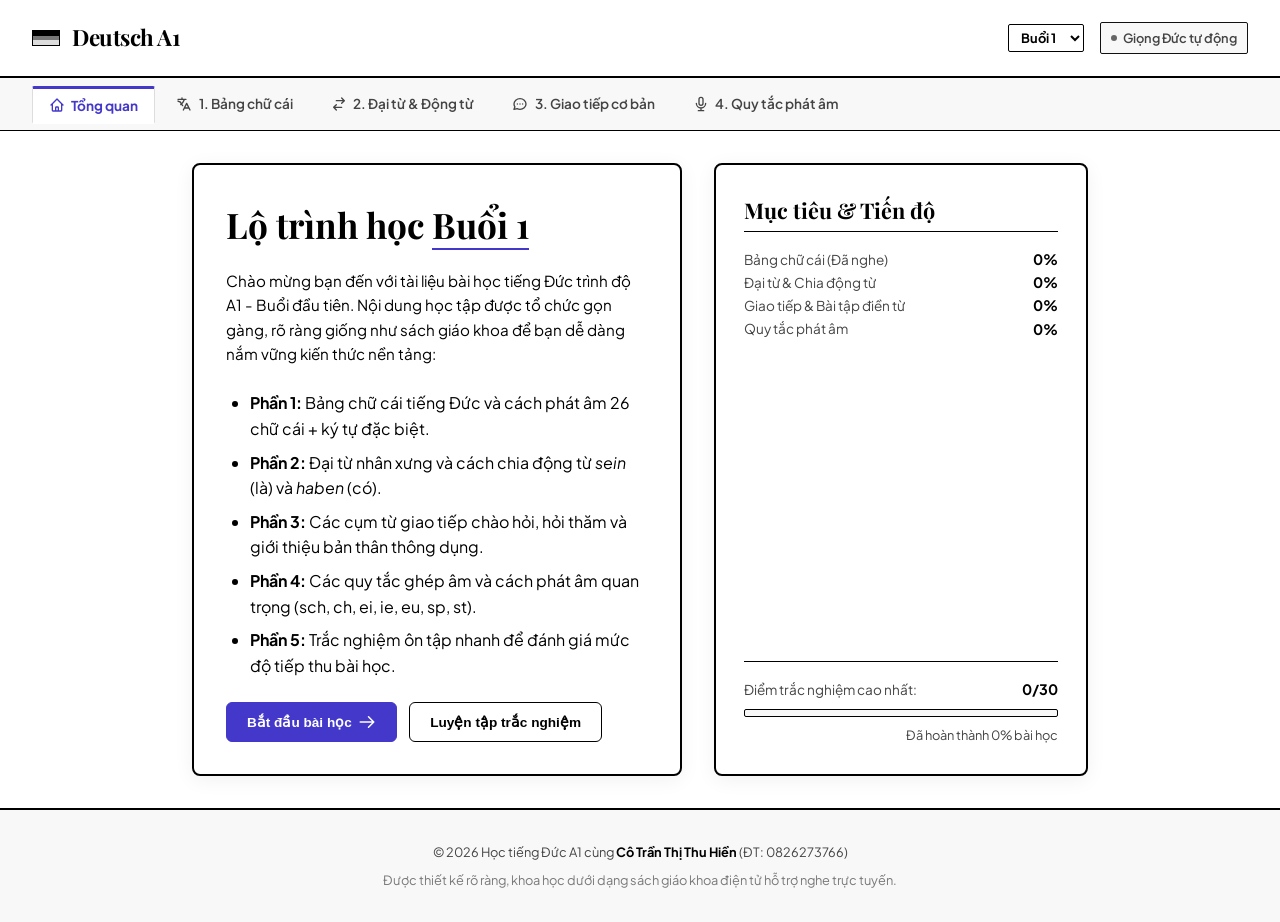
<file: index.html>
<!DOCTYPE html>
<html lang="vi">
<head>
  <meta charset="UTF-8">
  <meta name="viewport" content="width=device-width, initial-scale=1.0">
  <title>Học Tiếng Đức A1 - Buổi 1 (Bảng Chữ Cái & Giao Tiếp Cơ Bản)</title>
  <meta name="description" content="Ứng dụng học tiếng Đức A1 tương tác dành cho Buổi 1. Học bảng chữ cái, cách chia động từ Sein/Haben, quy tắc phát âm và các mẫu câu giao tiếp cơ bản.">
  <link rel="stylesheet" href="style.css">
</head>
<body>

  <!-- HEADERccc -->
  <header>
    <div class="logo-container">
      <div class="flag-logo">
        <div class="flag-stripe stripe-black"></div>
        <div class="flag-stripe stripe-red"></div>
        <div class="flag-stripe stripe-gold"></div>
      </div>
      <span class="logo-text">Deutsch A1</span>
    </div>
    <div class="controls-container">
      <!-- Lesson selector dropdown -->
      <select class="form-input" style="padding: 0.25rem 0.5rem; font-size: 0.8rem; font-weight: 700; border: 1.5px solid #000; border-radius: var(--radius-sm); cursor: pointer;" onchange="window.location.href=this.value">
        <option value="index.html" selected>Buổi 1</option>
        <option value="buoi2.html">Buổi 2</option>
        <option value="buoi3.html">Buổi 3</option>
        <option value="buoi4.html">Buổi 4</option>
      </select>
      <div class="tts-status" id="ttsStatus" title="Trạng thái giọng đọc phát âm chuẩn">
        <span class="tts-indicator"></span> Đang tải giọng đọc...
      </div>
    </div>
  </header>

  <!-- NAVIGATION TABS -->
  <nav class="nav-tabs">
    <button class="tab-btn active" data-tab="dashboard">
      <svg xmlns="http://www.w3.org/2000/svg" width="16" height="16" fill="none" viewBox="0 0 24 24" stroke="currentColor" stroke-width="2">
        <path stroke-linecap="round" stroke-linejoin="round" d="M3 12l2-2m0 0l7-7 7 7M5 10v10a1 1 0 001 1h3m10-11l2 2m-2-2v10a1 1 0 01-1 1h-3m-6 0a1 1 0 001-1v-4a1 1 0 011-1h2a1 1 0 011 1v4a1 1 0 001 1m-6 0h6" />
      </svg>
      Tổng quan
    </button>
    <button class="tab-btn" data-tab="alphabet">
      <svg xmlns="http://www.w3.org/2000/svg" width="16" height="16" fill="none" viewBox="0 0 24 24" stroke="currentColor" stroke-width="2">
        <path stroke-linecap="round" stroke-linejoin="round" d="M3 5h12M9 3v2m1.048 9.5A18.022 18.022 0 016.412 9m6.088 9h7M11 21l5-10 5 10M12.751 5c-1.083 3.125-3.075 5.865-5.599 7.74M6.412 9a18.078 18.078 0 01-3.41-1.417" />
      </svg>
      1. Bảng chữ cái
    </button>
    <button class="tab-btn" data-tab="conjugation">
      <svg xmlns="http://www.w3.org/2000/svg" width="16" height="16" fill="none" viewBox="0 0 24 24" stroke="currentColor" stroke-width="2">
        <path stroke-linecap="round" stroke-linejoin="round" d="M8 7h12m0 0l-4-4m4 4l-4 4m0 6H4m0 0l4 4m-4-4l4-4" />
      </svg>
      2. Đại từ & Động từ
    </button>
    <button class="tab-btn" data-tab="phrases">
      <svg xmlns="http://www.w3.org/2000/svg" width="16" height="16" fill="none" viewBox="0 0 24 24" stroke="currentColor" stroke-width="2">
        <path stroke-linecap="round" stroke-linejoin="round" d="M8 12h.01M12 12h.01M16 12h.01M21 12c0 4.418-4.03 8-9 8a9.863 9.863 0 01-4.255-.949L3 20l1.395-3.72C3.512 15.042 3 13.574 3 12c0-4.418 4.03-8 9-8s9 3.582 9 8z" />
      </svg>
      3. Giao tiếp cơ bản
    </button>
    <button class="tab-btn" data-tab="pronunciation">
      <svg xmlns="http://www.w3.org/2000/svg" width="16" height="16" fill="none" viewBox="0 0 24 24" stroke="currentColor" stroke-width="2">
        <path stroke-linecap="round" stroke-linejoin="round" d="M19 11a7 7 0 01-7 7m0 0a7 7 0 01-7-7m7 7v4m0 0H8m4 0h4m-4-8a3 3 0 01-3-3V5a3 3 0 116 0v6a3 3 0 01-3 3z" />
      </svg>
      4. Quy tắc phát âm
    </button>
    <!-- <a href="quiz.html" class="tab-btn">
      <svg xmlns="http://www.w3.org/2000/svg" width="16" height="16" fill="none" viewBox="0 0 24 24" stroke="currentColor" stroke-width="2">
        <path stroke-linecap="round" stroke-linejoin="round" d="M9.663 17h4.673M12 3v1m6.364 1.636l-.707.707M21 12h-1M4 12H3m3.343-5.657l-.707-.707m2.828 9.9a5 5 0 117.072 0l-.548.547A3.374 3.374 0 0014 18.469V19a2 2 0 11-4 0v-.531c0-.895-.356-1.754-.988-2.386l-.548-.547z" />
      </svg>
      5. Bài tập trắc nghiệm
    </a> -->
  </nav>

  <!-- MAIN AREA -->
  <main>
    
    <!-- DASHBOARD TAB -->
    <div id="dashboardTab" class="tab-content active">
      <div class="dashboard-grid">
        <div class="welcome-card">
          <h1>Lộ trình học <span>Buổi 1</span></h1>
          <p>Chào mừng bạn đến với tài liệu bài học tiếng Đức trình độ A1 - Buổi đầu tiên. Nội dung học tập được tổ chức gọn gàng, rõ ràng giống như sách giáo khoa để bạn dễ dàng nắm vững kiến thức nền tảng:</p>
          
          <ul style="margin-left: 1.5rem; margin-bottom: 1.5rem; display: flex; flex-direction: column; gap: 0.5rem;">
            <li><strong>Phần 1:</strong> Bảng chữ cái tiếng Đức và cách phát âm 26 chữ cái + ký tự đặc biệt.</li>
            <li><strong>Phần 2:</strong> Đại từ nhân xưng và cách chia động từ <em>sein</em> (là) và <em>haben</em> (có).</li>
            <li><strong>Phần 3:</strong> Các cụm từ giao tiếp chào hỏi, hỏi thăm và giới thiệu bản thân thông dụng.</li>
            <li><strong>Phần 4:</strong> Các quy tắc ghép âm và cách phát âm quan trọng (sch, ch, ei, ie, eu, sp, st).</li>
            <li><strong>Phần 5:</strong> Trắc nghiệm ôn tập nhanh để đánh giá mức độ tiếp thu bài học.</li>
          </ul>

          <div class="welcome-buttons">
            <button class="btn-primary" id="startLearnBtn">
              Bắt đầu bài học
              <svg xmlns="http://www.w3.org/2000/svg" width="18" height="18" fill="none" viewBox="0 0 24 24" stroke="currentColor" stroke-width="2">
                <path stroke-linecap="round" stroke-linejoin="round" d="M14 5l7 7m0 0l-7 7m7-7H3" />
              </svg>
            </button>
            <button class="btn-secondary" id="startQuizBtn">Luyện tập trắc nghiệm</button>
          </div>
        </div>

        <div class="progress-card">
          <div>
            <h2>Mục tiêu & Tiến độ</h2>
            <div class="progress-stats">
              <div>
                <div class="stat-row">
                  <span class="stat-label">Bảng chữ cái (Đã nghe)</span>
                  <span class="stat-value" id="progressAlphabet">0%</span>
                </div>
                <div class="stat-row">
                  <span class="stat-label">Đại từ & Chia động từ</span>
                  <span class="stat-value" id="progressConjugation">0%</span>
                </div>
                <div class="stat-row">
                  <span class="stat-label">Giao tiếp & Bài tập điền từ</span>
                  <span class="stat-value" id="progressPhrases">0%</span>
                </div>
                <div class="stat-row">
                  <span class="stat-label">Quy tắc phát âm</span>
                  <span class="stat-value" id="progressPronunciation">0%</span>
                </div>
              </div>
            </div>
          </div>
          <div>
            <div class="stat-row" style="margin-top: 1rem; border-top: 1px solid #000000; padding-top: 1rem;">
              <span class="stat-label">Điểm trắc nghiệm cao nhất:</span>
              <span class="stat-value" id="progressHighscore">0/10</span>
            </div>
            <div class="progress-bar-outer">
              <div class="progress-bar-inner" id="mainProgressBar"></div>
            </div>
            <p id="welcomeProgressText" style="font-size: 0.8rem; color: var(--text-muted); margin-top: 0.5rem; text-align: right;">Bạn đã hoàn thành 0% lộ trình</p>
          </div>
        </div>
      </div>
    </div>

    <!-- TAB 1: ALPHABET -->
    <div id="alphabetTab" class="tab-content">
      <div class="section-title">
        <svg xmlns="http://www.w3.org/2000/svg" width="28" height="28" fill="none" viewBox="0 0 24 24" stroke="currentColor" stroke-width="2">
          <path stroke-linecap="round" stroke-linejoin="round" d="M12 6.253v13m0-13C10.832 5.477 9.246 5 7.5 5S4.168 5.477 3 6.253v13C4.168 18.477 5.754 18 7.5 18s3.332.477 4.5 1.253m0-13C13.168 5.477 14.754 5 16.5 5c1.747 0 3.332.477 4.5 1.253v13C19.832 18.477 18.247 18 16.5 18c-1.746 0-3.332.477-4.5 1.253" />
        </svg>
        Bảng chữ cái tiếng Đức (Das Alphabet)
      </div>
      <p class="section-subtitle">Gồm 26 chữ cái La-tinh tiêu chuẩn và các ký tự đặc biệt (ä, ö, ü, ß). Nhấp vào từng chữ cái để nghe phát âm mẫu.</p>
      
      <div class="alphabet-grid" id="alphabetGrid">
        <!-- Injected via JavaScript -->
      </div>
    </div>

    <!-- TAB 2: CONJUGATION -->
    <div id="conjugationTab" class="tab-content">
      <div class="section-title">
        <svg xmlns="http://www.w3.org/2000/svg" width="28" height="28" fill="none" viewBox="0 0 24 24" stroke="currentColor" stroke-width="2">
          <path stroke-linecap="round" stroke-linejoin="round" d="M19 11H5m14 0a2 2 0 012 2v6a2 2 0 01-2 2H5a2 2 0 01-2-2v-6a2 2 0 012-2m14 0V9a2 2 0 00-2-2M5 11V9a2 2 0 012-2m0 0V5a2 2 0 012-2h6a2 2 0 012 2v2M7 7h10" />
        </svg>
        Đại từ & Chia động từ (Pronomen & Konjugation)
      </div>
      <p class="section-subtitle">Đại từ nhân xưng và hai động từ bổ trợ quan trọng nhất trong tiếng Đức: <strong>sein</strong> (thì, là, ở) và <strong>haben</strong> (có).</p>
      
      <!-- PRONOUNS TABLE -->
      <div class="pronoun-section">
        <h3>Bảng đại từ nhân xưng (Personalpronomen)</h3>
        <table class="pronoun-table">
          <thead>
            <tr>
              <th>Ngôi (Person)</th>
              <th>Đại từ</th>
              <th>Ý nghĩa tiếng Việt</th>
            </tr>
          </thead>
          <tbody>
            <tr>
              <td>Ngôi 1 số ít</td>
              <td><strong>ich</strong></td>
              <td>tôi (bản thân người nói)</td>
            </tr>
            <tr>
              <td>Ngôi 2 số ít</td>
              <td><strong>du</strong></td>
              <td>bạn, mày (giao tiếp thân mật)</td>
            </tr>
            <tr>
              <td>Ngôi 3 số ít</td>
              <td><strong>er / sie / es</strong></td>
              <td>anh ấy / cô ấy / nó</td>
            </tr>
            <tr>
              <td>Ngôi 1 số nhiều</td>
              <td><strong>wir</strong></td>
              <td>chúng tôi / chúng ta</td>
            </tr>
            <tr>
              <td>Ngôi 2 số nhiều</td>
              <td><strong>ihr</strong></td>
              <td>các bạn (gọi nhiều người đối diện thân mật)</td>
            </tr>
            <tr>
              <td>Ngôi 3 số nhiều / Lịch sự</td>
              <td><strong>sie / Sie</strong></td>
              <td>họ (số nhiều) / Ngài (giao tiếp trang trọng, lịch sự - luôn viết hoa "Sie")</td>
            </tr>
          </tbody>
        </table>
      </div>

      <div class="conjugation-container" id="conjugationContainer">
        <!-- Injected via JavaScript -->
      </div>
    </div>

    <!-- TAB 3: PHRASES -->
    <div id="phrasesTab" class="tab-content">
      <div class="section-title">
        <svg xmlns="http://www.w3.org/2000/svg" width="28" height="28" fill="none" viewBox="0 0 24 24" stroke="currentColor" stroke-width="2">
          <path stroke-linecap="round" stroke-linejoin="round" d="M17 8h2a2 2 0 012 2v6a2 2 0 01-2 2h-2v4l-4-4H9a1.994 1.994 0 01-1.414-.586m0 0L11 14h4a2 2 0 002-2V6a2 2 0 00-2-2H5a2 2 0 00-2 2v6a2 2 0 002 2h2v4l.586-.586z" />
        </svg>
        Giao tiếp cơ bản (A1 Kommunikation)
      </div>
      <p class="section-subtitle">Các câu giao tiếp hàng ngày chia theo các mục rõ ràng. Bấm vào câu hoặc biểu tượng để nghe giọng đọc phát âm chuẩn.</p>
      
      <div class="phrases-tabs" id="phrasesTabs">
        <!-- Filter buttons dynamically loaded -->
      </div>
      
      <div class="phrases-grid" id="phrasesGrid">
        <!-- Injected via JavaScript -->
      </div>

      <!-- AUFGABE 1: FILL IN EXERCISE -->
      <div class="exercise-container">
        <h3 class="exercise-title">Aufgabe 1: Luyện tập giới thiệu bản thân</h3>
        <p class="exercise-desc">Nhập thông tin cá nhân thực tế của bạn dưới đây. Phần tóm tắt tự động điền sẽ hiển thị tương ứng để bạn bấm nghe cách phát âm bài giới thiệu của riêng mình.</p>
        
        <div class="exercise-inputs-grid">
          <div class="form-group">
            <label class="form-label" for="inputName">Tên của bạn (Name):</label>
            <input type="text" id="inputName" class="form-input" placeholder="Ví dụ: Hiền, Thu..." value="Hiền">
          </div>
          <div class="form-group">
            <label class="form-label" for="inputFrom">Đến từ đâu (Herkunftsland):</label>
            <input type="text" id="inputFrom" class="form-input" placeholder="Ví dụ: Vietnam, Deutschland..." value="Vietnam">
          </div>
          <div class="form-group">
            <label class="form-label" for="inputLive">Nơi sống hiện tại (Wohnort):</label>
            <input type="text" id="inputLive" class="form-input" placeholder="Ví dụ: Hanoi, Berlin..." value="Hanoi">
          </div>
          <div class="form-group">
            <label class="form-label" for="inputJob">Nghề nghiệp (Beruf):</label>
            <input type="text" id="inputJob" class="form-input" placeholder="Ví dụ: Student, Studentin, Schüler, Arbeiter..." value="Studentin">
          </div>
          <div class="form-group" style="grid-column: span 2;">
            <label class="form-label" for="inputLang">Ngôn ngữ đang học (Fremdsprache):</label>
            <input type="text" id="inputLang" class="form-input" placeholder="Ví dụ: Deutsch, Englisch..." value="Deutsch">
          </div>
        </div>

        <div class="exercise-preview-box">
          <div class="exercise-preview-header">Bản tóm tắt giới thiệu bản thân hoàn chỉnh:</div>
          <p class="exercise-preview-text" id="exercisePreviewText">
            - Ich heiße <span id="spanName">Hiền</span>.<br>
            - Ich komme aus <span id="spanFrom">Vietnam</span>.<br>
            - Ich wohne in <span id="spanLive">Hanoi</span>.<br>
            - Ich bin <span id="spanJob">Studentin</span>.<br>
            - Ich lerne <span id="spanLang">Deutsch</span>.
          </p>
          <button class="btn-primary exercise-speak-btn" id="exerciseSpeakBtn" style="margin-top: 1rem;">
            <svg xmlns="http://www.w3.org/2000/svg" width="16" height="16" fill="none" viewBox="0 0 24 24" stroke="currentColor" stroke-width="2">
              <path stroke-linecap="round" stroke-linejoin="round" d="M15.536 8.464a5 5 0 010 7.072M5.586 15H4a1 1 0 01-1-1v-4a1 1 0 011-1h1.586l4.707-4.707C10.923 3.663 12 4.109 12 5v14c0 .891-1.077 1.337-1.707.707L5.586 15z" />
            </svg>
            Phát âm đoạn giới thiệu bản thân này
          </button>
        </div>
      </div>
    </div>

    <!-- TAB 4: PRONUNCIATION -->
    <div id="pronunciationTab" class="tab-content">
      <div class="section-title">
        <svg xmlns="http://www.w3.org/2000/svg" width="28" height="28" fill="none" viewBox="0 0 24 24" stroke="currentColor" stroke-width="2">
          <path stroke-linecap="round" stroke-linejoin="round" d="M9 19V6l12-3v13M9 19c0 1.105-1.343 2-3 2s-3-.895-3-2 1.343-2 3-2 3 .895 3 2zm12-3c0 1.105-1.343 2-3 2s-3-.895-3-2 1.343-2 3-2 3 .895 3 2zM9 10l12-3" />
        </svg>
        Quy tắc phát âm quan trọng (Aussprache)
      </div>
      <p class="section-subtitle">Tổng hợp cách ghép các âm đôi và phụ âm đặc biệt thường gặp trong các từ vựng tiếng Đức A1. Bấm vào từ để nghe.</p>
      
      <div class="rules-container" id="rulesContainer">
        <!-- Injected via JavaScript -->
      </div>
    </div>

    <!-- TAB 5: QUIZ (Moved to quiz.html) -->

  </main>

  <!-- FOOTER -->
  <footer>
    <p>© 2026 Học tiếng Đức A1 cùng <strong>Cô Trần Thị Thu Hiền</strong> (ĐT: 0826273766)</p>
    <p style="margin-top: 0.5rem; font-size: 0.8rem; opacity: 0.7;">Được thiết kế rõ ràng, khoa học dưới dạng sách giáo khoa điện tử hỗ trợ nghe trực tuyến.</p>
  </footer>

  <script src="app.js"></script>
</body>
</html>
</file>
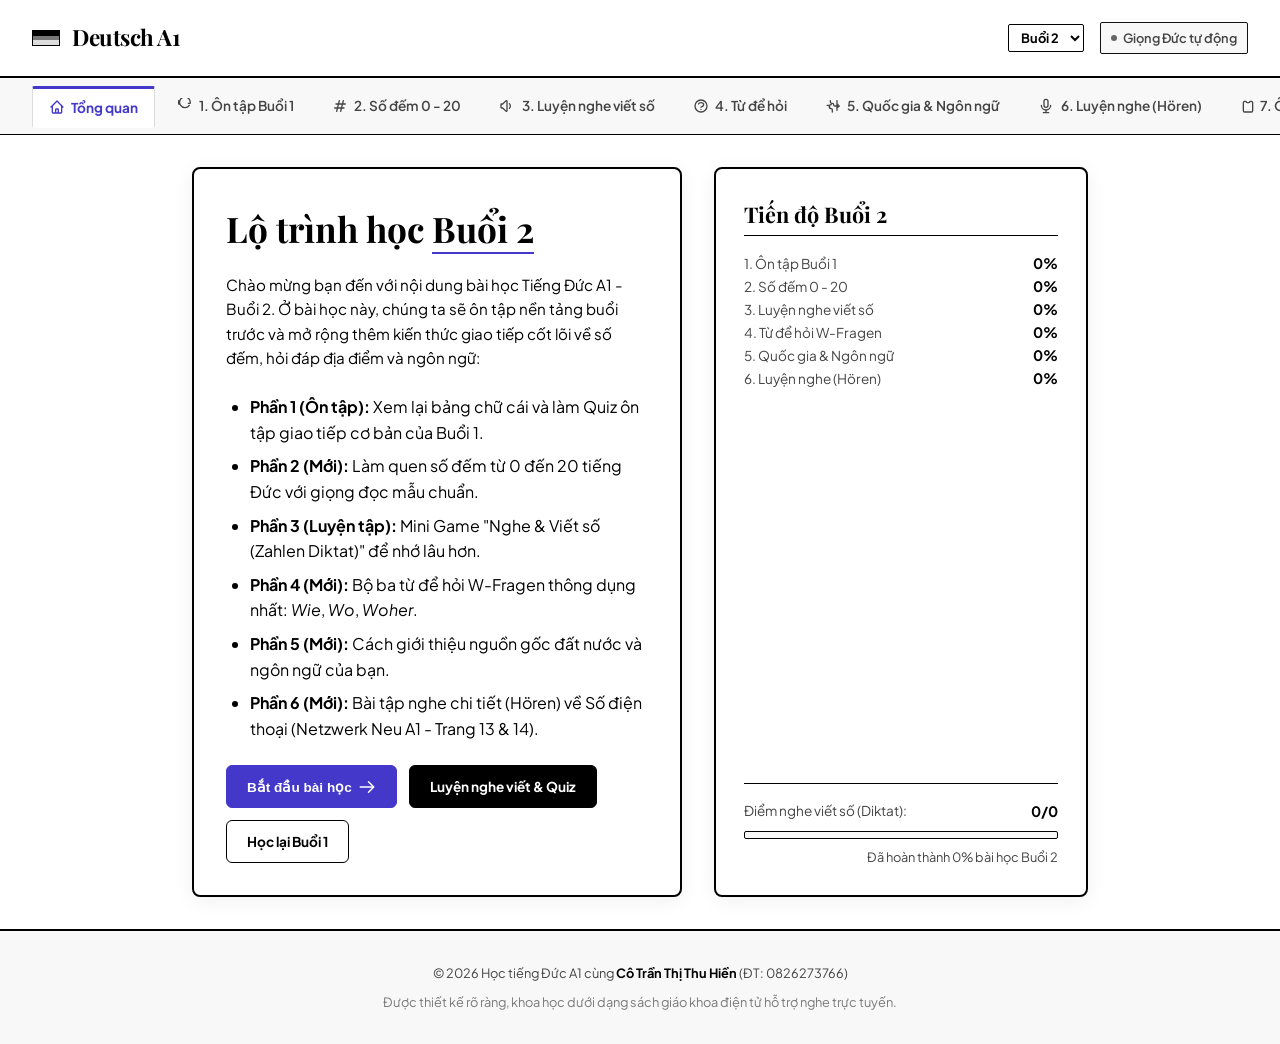
<file: buoi2.html>
<!DOCTYPE html>
<html lang="vi">
<head>
  <meta charset="UTF-8">
  <meta name="viewport" content="width=device-width, initial-scale=1.0">
  <title>Học Tiếng Đức A1 - Buổi 2 (Số Đếm & Từ Để Hỏi)</title>
  <meta name="description" content="Tài liệu học tiếng Đức A1 Buổi 2. Ôn tập bài cũ, học số đếm từ 0 đến 20, các từ để hỏi Wie, Wo, Woher, đất nước và ngôn ngữ.">
  <link rel="stylesheet" href="style.css">
  <style>
    /* Additional inline styles for Lesson 2 */
    .grammar-note-box {
      background: var(--bg-highlight);
      border-left: 4px solid #000000;
      padding: 1rem;
      margin: 1.5rem 0;
      border-top: 1px solid var(--border-light);
      border-right: 1px solid var(--border-light);
      border-bottom: 1px solid var(--border-light);
    }
    .grammar-note-title {
      font-weight: 700;
      margin-bottom: 0.5rem;
      font-size: 0.95rem;
      display: flex;
      align-items: center;
      gap: 0.35rem;
    }
    .dictat-box {
      margin-top: 1.5rem;
      background: var(--bg-page);
      border: 2px dashed #000000;
      padding: 1.5rem;
      border-radius: var(--radius-sm);
      text-align: center;
    }
    .dictat-inputs {
      display: flex;
      justify-content: center;
      gap: 0.75rem;
      margin: 1rem 0;
    }
  </style>
</head>
<body>

  <!-- HEADER -->
  <header>
    <div class="logo-container">
      <div class="flag-logo">
        <div class="flag-stripe stripe-black"></div>
        <div class="flag-stripe stripe-red"></div>
        <div class="flag-stripe stripe-gold"></div>
      </div>
      <span class="logo-text">Deutsch A1</span>
    </div>
    <div class="controls-container">
      <!-- Lesson selector dropdown -->
      <select class="form-input" style="padding: 0.25rem 0.5rem; font-size: 0.8rem; font-weight: 700; border: 1.5px solid #000; border-radius: var(--radius-sm); cursor: pointer;" onchange="window.location.href=this.value">
        <option value="index.html">Buổi 1</option>
        <option value="buoi2.html" selected>Buổi 2</option>
        <option value="buoi3.html">Buổi 3</option>
        <option value="buoi4.html">Buổi 4</option>
      </select>
      <div class="tts-status" id="ttsStatus" title="Trạng thái giọng đọc phát âm chuẩn">
        <span class="tts-indicator"></span> Đang tải giọng đọc...
      </div>
    </div>
  </header>

  <!-- NAVIGATION TABS -->
  <nav class="nav-tabs">
    <button class="tab-btn active" data-tab="dashboard">
      <svg xmlns="http://www.w3.org/2000/svg" width="16" height="16" fill="none" viewBox="0 0 24 24" stroke="currentColor" stroke-width="2">
        <path stroke-linecap="round" stroke-linejoin="round" d="M3 12l2-2m0 0l7-7 7 7M5 10v10a1 1 0 001 1h3m10-11l2 2m-2-2v10a1 1 0 01-1 1h-3m-6 0a1 1 0 001-1v-4a1 1 0 011-1h2a1 1 0 011 1v4a1 1 0 001 1m-6 0h6" />
      </svg>
      Tổng quan
    </button>
    <button class="tab-btn" data-tab="review">
      <svg xmlns="http://www.w3.org/2000/svg" width="16" height="16" fill="none" viewBox="0 0 24 24" stroke="currentColor" stroke-width="2">
        <path stroke-linecap="round" stroke-linejoin="round" d="M4 4v5h.582m15.356 2A8.001 8.001 0 1121.21 8H18.5" />
      </svg>
      1. Ôn tập Buổi 1
    </button>
    <button class="tab-btn" data-tab="numbers">
      <svg xmlns="http://www.w3.org/2000/svg" width="16" height="16" fill="none" viewBox="0 0 24 24" stroke="currentColor" stroke-width="2">
        <path stroke-linecap="round" stroke-linejoin="round" d="M7 20l4-16m2 16l4-16M6 9h14M4 15h14" />
      </svg>
      2. Số đếm 0 - 20
    </button>
    <button class="tab-btn" data-tab="dictat">
      <svg xmlns="http://www.w3.org/2000/svg" width="16" height="16" fill="none" viewBox="0 0 24 24" stroke="currentColor" stroke-width="2">
        <path stroke-linecap="round" stroke-linejoin="round" d="M15.536 8.464a5 5 0 010 7.072M5.586 15H4a1 1 0 01-1-1v-4a1 1 0 011-1h1.586l4.707-4.707C10.923 3.663 12 4.109 12 5v14c0 .891-1.077 1.337-1.707.707L5.586 15z" />
      </svg>
      3. Luyện nghe viết số
    </button>
    <button class="tab-btn" data-tab="wFragen">
      <svg xmlns="http://www.w3.org/2000/svg" width="16" height="16" fill="none" viewBox="0 0 24 24" stroke="currentColor" stroke-width="2">
        <path stroke-linecap="round" stroke-linejoin="round" d="M8.228 9c.549-1.165 2.03-2 3.772-2 2.21 0 4 1.343 4 3 0 1.4-1.278 2.575-3.006 2.907-.542.104-.994.54-.994 1.093m0 3h.01M21 12a9 9 0 11-18 0 9 9 0 0118 0z" />
      </svg>
      4. Từ để hỏi
    </button>
    <button class="tab-btn" data-tab="countries">
      <svg xmlns="http://www.w3.org/2000/svg" width="16" height="16" fill="none" viewBox="0 0 24 24" stroke="currentColor" stroke-width="2">
        <path stroke-linecap="round" stroke-linejoin="round" d="M3.055 11H5a2 2 0 012 2v1a2 2 0 002 2 2 2 0 012 2v2.945M8 3.935V5.5A2.5 2.5 0 0010.5 8h.5a2 2 0 012 2 2 2 0 002 2h2a2.5 2.5 0 002.5-2.5V14a2 2 0 012-2h.055M11 20.055V18a2 2 0 00-2-2h-.5a2 2 0 01-2-2v-1.5a2.5 2.5 0 012.5-2.5h.5m8.5 8.5V3.93" />
      </svg>
      5. Quốc gia & Ngôn ngữ
    </button>
    <button class="tab-btn" data-tab="listening">
      <svg xmlns="http://www.w3.org/2000/svg" width="16" height="16" fill="none" viewBox="0 0 24 24" stroke="currentColor" stroke-width="2">
        <path stroke-linecap="round" stroke-linejoin="round" d="M19 11a7 7 0 01-7 7m0 0a7 7 0 01-7-7m7 7v4m0 0H8m4 0h4m-4-8a3 3 0 01-3-3V5a3 3 0 116 0v6a3 3 0 01-3 3z" />
      </svg>
      6. Luyện nghe (Hören)
    </button>
    <a href="quizbuoi2.html" class="tab-btn" style="text-decoration: none; display: inline-flex; align-items: center; gap: 0.25rem;">
      <svg xmlns="http://www.w3.org/2000/svg" width="16" height="16" fill="none" viewBox="0 0 24 24" stroke="currentColor" stroke-width="2">
        <path stroke-linecap="round" stroke-linejoin="round" d="M9 5H7a2 2 0 00-2 2v12a2 2 0 002 2h10a2 2 0 002-2V7a2 2 0 00-2-2h-2M9 5a2 2 0 002 2h2a2 2 0 002-2" />
      </svg>
      7. Ôn tập & Nghe viết (Quiz)
    </a>
  </nav>

  <!-- MAIN AREA -->
  <main>
    
    <!-- DASHBOARD TAB -->
    <div id="dashboardTab" class="tab-content active">
      <div class="dashboard-grid">
        <div class="welcome-card">
          <h1>Lộ trình học <span>Buổi 2</span></h1>
          <p>Chào mừng bạn đến với nội dung bài học Tiếng Đức A1 - Buổi 2. Ở bài học này, chúng ta sẽ ôn tập nền tảng buổi trước và mở rộng thêm kiến thức giao tiếp cốt lõi về số đếm, hỏi đáp địa điểm và ngôn ngữ:</p>
          
          <ul style="margin-left: 1.5rem; margin-bottom: 1.5rem; display: flex; flex-direction: column; gap: 0.5rem;">
            <li><strong>Phần 1 (Ôn tập):</strong> Xem lại bảng chữ cái và làm Quiz ôn tập giao tiếp cơ bản của Buổi 1.</li>
            <li><strong>Phần 2 (Mới):</strong> Làm quen số đếm từ 0 đến 20 tiếng Đức với giọng đọc mẫu chuẩn.</li>
            <li><strong>Phần 3 (Luyện tập):</strong> Mini Game "Nghe & Viết số (Zahlen Diktat)" để nhớ lâu hơn.</li>
            <li><strong>Phần 4 (Mới):</strong> Bộ ba từ để hỏi W-Fragen thông dụng nhất: <em>Wie</em>, <em>Wo</em>, <em>Woher</em>.</li>
            <li><strong>Phần 5 (Mới):</strong> Cách giới thiệu nguồn gốc đất nước và ngôn ngữ của bạn.</li>
            <li><strong>Phần 6 (Mới):</strong> Bài tập nghe chi tiết (Hören) về Số điện thoại (Netzwerk Neu A1 - Trang 13 & 14).</li>
          </ul>

          <div class="welcome-buttons">
            <button class="btn-primary" id="startLearnBtn">
              Bắt đầu bài học
              <svg xmlns="http://www.w3.org/2000/svg" width="18" height="18" fill="none" viewBox="0 0 24 24" stroke="currentColor" stroke-width="2">
                <path stroke-linecap="round" stroke-linejoin="round" d="M14 5l7 7m0 0l-7 7m7-7H3" />
              </svg>
            </button>
            <a href="quizbuoi2.html" class="btn-primary" style="background-color: #000; border-color: #000; text-decoration: none; display: inline-flex; align-items: center; justify-content: center; gap: 0.25rem;">
              Luyện nghe viết & Quiz
            </a>
            <a href="index.html" class="btn-secondary">Học lại Buổi 1</a>
          </div>
        </div>

        <div class="progress-card">
          <div>
            <h2>Tiến độ Buổi 2</h2>
            <div class="progress-stats">
              <div>
                <div class="stat-row">
                  <span class="stat-label">1. Ôn tập Buổi 1</span>
                  <span class="stat-value" id="progressReview">0%</span>
                </div>
                <div class="stat-row">
                  <span class="stat-label">2. Số đếm 0 - 20</span>
                  <span class="stat-value" id="progressNumbers">0%</span>
                </div>
                <div class="stat-row">
                  <span class="stat-label">3. Luyện nghe viết số</span>
                  <span class="stat-value" id="progressDictatLabel">0%</span>
                </div>
                <div class="stat-row">
                  <span class="stat-label">4. Từ để hỏi W-Fragen</span>
                  <span class="stat-value" id="progressWFragen">0%</span>
                </div>
                <div class="stat-row">
                  <span class="stat-label">5. Quốc gia & Ngôn ngữ</span>
                  <span class="stat-value" id="progressCountries">0%</span>
                </div>
                <div class="stat-row">
                  <span class="stat-label">6. Luyện nghe (Hören)</span>
                  <span class="stat-value" id="progressListening">0%</span>
                </div>
              </div>
            </div>
          </div>
          <div>
            <div class="stat-row" style="margin-top: 1rem; border-top: 1px solid #000000; padding-top: 1rem;">
              <span class="stat-label">Điểm nghe viết số (Diktat):</span>
              <span class="stat-value" id="progressDictat">0/0</span>
            </div>
            <div class="progress-bar-outer">
              <div class="progress-bar-inner" id="mainProgressBar"></div>
            </div>
            <p id="welcomeProgressText" style="font-size: 0.8rem; color: var(--text-muted); margin-top: 0.5rem; text-align: right;">Bạn đã hoàn thành 0% lộ trình</p>
          </div>
        </div>
      </div>
    </div>

    <!-- TAB 1: REVIEW -->
    <div id="reviewTab" class="tab-content">
      <div class="section-title">
        <svg xmlns="http://www.w3.org/2000/svg" width="28" height="28" fill="none" viewBox="0 0 24 24" stroke="currentColor" stroke-width="2">
          <path stroke-linecap="round" stroke-linejoin="round" d="M4 4v5h.582m15.356 2A8.001 8.001 0 1121.21 8H18.5" />
        </svg>
        Ôn tập Bảng chữ cái & Giới thiệu bản thân
      </div>
      <p class="section-subtitle">Hãy dành 5 phút nghe lại bảng chữ cái và ôn tập mẫu câu tự giới thiệu bản thân trước khi vào bài mới.</p>
      
      <h3 style="margin-bottom: 0.75rem; font-family: var(--font-serif);">Bảng chữ cái tiếng Đức</h3>
      <div class="alphabet-grid" id="reviewAlphabetGrid">
        <!-- Injected via app2.js -->
      </div>

      <!-- INTERACTIVE REVIEW QUIZ -->
      <div class="quiz-container" style="margin-top: 2rem; max-width: 100%; border: 2px dashed #000;">
        <div class="quiz-header" style="border-bottom: 1.5px solid #000; margin-bottom: 1rem;">
          <span class="quiz-title" style="font-size: 1.15rem;">Quiz Ôn Tập Nhanh Buổi 1</span>
          <span class="quiz-progress-text" id="reviewQuizProgress" style="font-size: 0.8rem; font-family: monospace;">Câu 1/15</span>
        </div>
        
        <div id="reviewQuizQuestionView">
          <div class="quiz-question-box" style="padding: 0;">
            <div style="display: flex; align-items: center; gap: 0.5rem; margin-bottom: 0.75rem;">
              <p class="quiz-question-text" id="reviewQuizQuestionText" style="font-size: 1.1rem; font-weight: 700; margin: 0;">Loading question...</p>
              <button class="phrase-speak-btn" id="reviewQuizSpeakQ" style="display: none; padding: 0.25rem;">
                <svg xmlns="http://www.w3.org/2000/svg" viewBox="0 0 24 24" fill="none" stroke="currentColor" stroke-width="2" stroke-linecap="round" stroke-linejoin="round" style="width: 12px; height: 12px;">
                  <polygon points="11 5 6 9 2 9 2 15 6 15 11 19 11 5"></polygon>
                </svg>
              </button>
            </div>
            
            <div class="quiz-options" id="reviewQuizOptions">
              <!-- Dynamically populated -->
            </div>
            
            <div class="quiz-feedback" id="reviewQuizFeedback" style="display: none; margin-top: 1rem; padding: 0.75rem;"></div>
          </div>
          
          <div class="quiz-actions" style="margin-top: 1rem; display: flex; justify-content: flex-end;">
            <button class="btn-primary" id="reviewQuizNextBtn" style="display: none;">Câu tiếp theo</button>
          </div>
        </div>

        <!-- Result screen for review quiz -->
        <div id="reviewQuizResultView" class="quiz-result" style="display: none; text-align: center; padding: 1rem 0;">
          <h4 style="font-size: 1.4rem; font-family: var(--font-serif); margin-bottom: 0.5rem;">Kết quả ôn tập</h4>
          <div class="result-score" id="reviewQuizFinalScore" style="font-size: 2.5rem; font-weight: 800; border: 2px solid #000; display: inline-block; padding: 0.25rem 1.5rem; margin-bottom: 0.5rem;">0/15</div>
          <p class="result-feedback-text" id="reviewQuizFeedbackMsg" style="font-size: 0.95rem; margin-bottom: 1rem;">Tuyệt vời!</p>
          <button class="btn-primary" id="reviewQuizRestartBtn" style="margin: 0 auto;">Luyện tập lại</button>
        </div>
      </div>
    </div>

    <!-- TAB 2: NUMBERS -->
    <div id="numbersTab" class="tab-content">
      <div class="section-title">
        <svg xmlns="http://www.w3.org/2000/svg" width="28" height="28" fill="none" viewBox="0 0 24 24" stroke="currentColor" stroke-width="2">
          <path stroke-linecap="round" stroke-linejoin="round" d="M7 20l4-16m2 16l4-16M6 9h14M4 15h14" />
        </svg>
        Số đếm từ 0 đến 20 (Zahlen 0 - 20)
      </div>
      <p class="section-subtitle">Học cách viết và phát âm các số từ 0 tới 20. Bấm vào thẻ số để nghe phát âm mẫu.</p>

      <div class="alphabet-grid" id="numbersGrid">
        <!-- Injected via app2.js -->
      </div>

    </div>

    <!-- TAB 3: DICTAT GAME -->
    <div id="dictatTab" class="tab-content">
      <div class="section-title">
        <svg xmlns="http://www.w3.org/2000/svg" width="28" height="28" fill="none" viewBox="0 0 24 24" stroke="currentColor" stroke-width="2">
          <path stroke-linecap="round" stroke-linejoin="round" d="M15.536 8.464a5 5 0 010 7.072M5.586 15H4a1 1 0 01-1-1v-4a1 1 0 011-1h1.586l4.707-4.707C10.923 3.663 12 4.109 12 5v14c0 .891-1.077 1.337-1.707.707L5.586 15z" />
        </svg>
        Luyện nghe & Viết số (Zahlen Diktat)
      </div>
      <p class="section-subtitle">Luyện tập nghe phát âm và tự gõ lại số bằng chữ số hoặc bằng chữ để ghi nhớ sâu hơn.</p>

      <div class="dictat-box" style="margin-top: 1rem;">
        <h3 class="exercise-title">Mini Game: Nghe & Viết số</h3>
        <p class="exercise-desc">Bấm nút loa để nghe số phát âm ngẫu nhiên bằng tiếng Đức, sau đó điền chữ số hoặc từ tiếng Đức tương ứng để kiểm tra kết quả.</p>
        
        <div class="dictat-inputs">
          <button class="btn-primary" id="dictatPlayBtn" style="padding: 0.5rem 1rem;">
            <svg xmlns="http://www.w3.org/2000/svg" width="16" height="16" fill="none" viewBox="0 0 24 24" stroke="currentColor" stroke-width="2" style="margin-right: 0.25rem;">
              <path stroke-linecap="round" stroke-linejoin="round" d="M15.536 8.464a5 5 0 010 7.072M5.586 15H4a1 1 0 01-1-1v-4a1 1 0 011-1h1.586l4.707-4.707C10.923 3.663 12 4.109 12 5v14c0 .891-1.077 1.337-1.707.707L5.586 15z" />
            </svg>
            Nghe số ngẫu nhiên
          </button>
          
          <input type="text" id="dictatInput" class="form-input" style="width: 150px; text-align: center; font-size: 1.1rem; font-weight: bold;" placeholder="Ví dụ: 7 hoặc sieben" disabled>
          
          <button class="btn-secondary" id="dictatCheckBtn" style="padding: 0.5rem 1rem;" disabled>Kiểm tra</button>
        </div>
        
        <div id="dictatScoreText" style="font-weight: 700; margin-bottom: 0.5rem; font-size: 1.1rem;">Điểm số: 0/0</div>
        <div class="quiz-feedback" id="dictatFeedback" style="display: none; max-width: 500px; margin: 0 auto;"></div>
      </div>
    </div>

    <!-- TAB 3: W-FRAGEN -->
    <div id="wFragenTab" class="tab-content">
      <div class="section-title">
        <svg xmlns="http://www.w3.org/2000/svg" width="28" height="28" fill="none" viewBox="0 0 24 24" stroke="currentColor" stroke-width="2">
          <path stroke-linecap="round" stroke-linejoin="round" d="M8.228 9c.549-1.165 2.03-2 3.772-2 2.21 0 4 1.343 4 3 0 1.4-1.278 2.575-3.006 2.907-.542.104-.994.54-.994 1.093m0 3h.01M21 12a9 9 0 11-18 0 9 9 0 0118 0z" />
        </svg>
        Từ để hỏi: Wie, Wo, Woher (W-Fragen)
      </div>
      <p class="section-subtitle">Cách sử dụng từ để hỏi bắt đầu bằng chữ "W" trong hội thoại cơ bản. Nhấp vào mẫu câu hỏi để nghe cả câu hỏi và trả lời.</p>

      <div class="grammar-note-box">
        <div class="grammar-note-title">
          <svg xmlns="http://www.w3.org/2000/svg" width="16" height="16" fill="none" viewBox="0 0 24 24" stroke="currentColor" stroke-width="2">
            <path stroke-linecap="round" stroke-linejoin="round" d="M13 16h-1v-4h-1m1-4h.01M21 12a9 9 0 11-18 0 9 9 0 0118 0z" />
          </svg>
          Quy tắc ngữ pháp quan trọng: Vị trí của Động từ
        </div>
        <p style="font-size: 0.85rem; line-height: 1.5; color: var(--text-muted);">
          Trong câu hỏi có từ để hỏi (W-Fragen), động từ đã được chia <strong>luôn luôn đứng ở vị trí thứ hai</strong> trong câu. 
          Chủ ngữ (đại từ nhân xưng) sẽ đứng ngay sau động từ (vị trí thứ ba).
          <br>
          <span style="font-family: monospace; font-weight: 700; color: #000;">Ví dụ: Wo (1) + wohnst (2 - Verb) + du (3)?</span>
        </p>
      </div>

      <div class="rules-container" id="wFragenContainer">
        <!-- Injected via app2.js -->
      </div>
    </div>

    <!-- TAB 4: COUNTRIES & LANGUAGES -->
    <div id="countriesTab" class="tab-content">
      <div class="section-title">
        <svg xmlns="http://www.w3.org/2000/svg" width="28" height="28" fill="none" viewBox="0 0 24 24" stroke="currentColor" stroke-width="2">
          <path stroke-linecap="round" stroke-linejoin="round" d="M3.055 11H5a2 2 0 012 2v1a2 2 0 002 2 2 2 0 012 2v2.945M8 3.935V5.5A2.5 2.5 0 0010.5 8h.5a2 2 0 012 2 2 2 0 002 2h2a2.5 2.5 0 002.5-2.5V14a2 2 0 012-2h.055M11 20.055V18a2 2 0 00-2-2h-.5a2 2 0 01-2-2v-1.5a2.5 2.5 0 012.5-2.5h.5m8.5 8.5V3.93" />
        </svg>
        Đất nước & Ngôn ngữ (Länder und Sprachen)
      </div>
      <p class="section-subtitle">Tìm hiểu cách gọi tên quốc gia và ngôn ngữ tương ứng trong tiếng Đức. Bấm vào thẻ để nghe phát âm cả câu ví dụ.</p>

      <div class="grammar-note-box" style="border-left-color: #555555;">
        <div class="grammar-note-title">
          💡 Chú ý giới từ nguồn gốc (Herkunft): "aus" hay "aus der"?
        </div>
        <p style="font-size: 0.85rem; line-height: 1.5; color: var(--text-muted);">
          - Hầu hết các quốc gia trong tiếng Đức không có giống (article). Ta dùng trực tiếp giới từ: <strong>komme aus + [Tên nước]</strong>. (Ví dụ: aus Vietnam, aus Deutschland).
          <br>
          - Một số ít quốc gia có giống cái (feminine), tiêu biểu là <strong>die Schweiz</strong> (Thụy Sĩ) hay <strong>die Türkei</strong> (Thổ Nhĩ Kỳ). Ta phải chia về cách Dativ: <strong>komme aus der Schweiz</strong>.
        </p>
      </div>

      <div class="phrases-grid" id="countriesGrid">
        <!-- Injected via app2.js -->
      </div>

      <!-- DYNAMIC BUILDER FOR COUNTRIES -->
      <div class="exercise-container">
        <h3 class="exercise-title">Tập nói: Giới thiệu quốc gia & ngôn ngữ</h3>
        <p class="exercise-desc">Chọn quốc gia bạn muốn, hệ thống sẽ tự động ghép câu tiếng Đức chuẩn và đọc lên cho bạn luyện nghe.</p>
        
        <div class="form-group" style="max-width: 300px; margin-bottom: 1.25rem;">
          <label class="form-label" for="selectCountry">Chọn quốc gia:</label>
          <select id="selectCountry" class="form-input" style="cursor: pointer;">
            <!-- Options dynamically loaded -->
          </select>
        </div>

        <div class="exercise-preview-box">
          <div class="exercise-preview-header">Câu giới thiệu tiếng Đức hoàn chỉnh:</div>
          <p class="exercise-preview-text" id="builderPreviewText" style="font-family: var(--font-serif);">
            <span id="spanFlag" style="font-size: 1.5rem; vertical-align: middle; border: none; min-width: auto; padding: 0;">🇻🇳</span>
            Ich komme <span id="spanPrep">aus</span> <span id="spanCountry">Vietnam</span>.<br>
            Ich spreche <span id="spanLanguage">Vietnamesisch</span>.
          </p>
          <button class="btn-primary exercise-speak-btn" id="builderSpeakBtn">
            <svg xmlns="http://www.w3.org/2000/svg" width="16" height="16" fill="none" viewBox="0 0 24 24" stroke="currentColor" stroke-width="2">
              <path stroke-linecap="round" stroke-linejoin="round" d="M15.536 8.464a5 5 0 010 7.072M5.586 15H4a1 1 0 01-1-1v-4a1 1 0 011-1h1.586l4.707-4.707C10.923 3.663 12 4.109 12 5v14c0 .891-1.077 1.337-1.707.707L5.586 15z" />
            </svg>
            Phát âm đoạn giới thiệu này
          </button>
        </div>
      </div>
    </div>

    </div>

    <!-- TAB 6: LISTENING (HÖREN) -->
    <div id="listeningTab" class="tab-content">
      <div class="section-title">
        <svg xmlns="http://www.w3.org/2000/svg" width="28" height="28" fill="none" viewBox="0 0 24 24" stroke="currentColor" stroke-width="2">
          <path stroke-linecap="round" stroke-linejoin="round" d="M19 11a7 7 0 01-7 7m0 0a7 7 0 01-7-7m7 7v4m0 0H8m4 0h4m-4-8a3 3 0 01-3-3V5a3 3 0 116 0v6a3 3 0 01-3 3z" />
        </svg>
        Bài tập luyện nghe (Hörübungen - Trang 13 & 14)
      </div>
      <p class="section-subtitle">Nghe hội thoại thực tế từ giáo trình Netzwerk Neu A1. Bấm nút phát âm thanh, ghi lại thông tin rồi kiểm tra đáp án.</p>

      <div class="dashboard-grid" style="grid-template-columns: 1fr 1fr; gap: 1.5rem; margin-top: 1.5rem;">
        
        <!-- BLOCK 1: TELEFONNUMMERN (Bài 6b) -->
        <div class="exercise-container" style="margin: 0;">
          <h3 class="exercise-title" style="display: flex; align-items: center; gap: 0.5rem; border-bottom: 2px solid #000; padding-bottom: 0.5rem;">
            <svg xmlns="http://www.w3.org/2000/svg" width="20" height="20" fill="none" viewBox="0 0 24 24" stroke="currentColor" stroke-width="2">
              <path stroke-linecap="round" stroke-linejoin="round" d="M3 5a2 2 0 012-2h3.28a1 1 0 01.94.725l.548 2.2a1 1 0 01-.321.988l-1.305.98a10.582 10.582 0 004.872 4.872l.98-1.305a1 1 0 01.988-.321l2.2.548a1 1 0 01.725.94V19a2 2 0 01-2 2h-1C9.716 21 3 14.284 3 6V5z" />
            </svg>
            6b. Notieren Sie die Handynummern
          </h3>
          <p class="exercise-desc">Nghe hội thoại hỏi đáp và ghi lại số điện thoại di động (Handynummer) của Herr Klein và Frau Groß (Trang 13).</p>
          
          <!-- HERR KLEIN -->
          <div style="margin-bottom: 1.5rem; background: var(--bg-highlight); padding: 1rem; border: 1.5px solid #000; border-radius: 4px;">
            <div style="display: flex; justify-content: space-between; align-items: center; margin-bottom: 0.5rem;">
              <strong style="font-size: 1.05rem;">Herr Klein:</strong>
              <button class="btn-primary" id="listenKleinBtn" style="padding: 0.35rem 0.75rem; font-size: 0.85rem;">
                🔊 Nghe số ĐT Herr Klein
              </button>
            </div>
            <input type="text" id="inputKlein" class="form-input" placeholder="Nhập số điện thoại nghe được..." style="width: 100%; text-align: center; font-family: monospace; font-size: 1.1rem; letter-spacing: 1px;">
            <div id="feedbackKlein" class="quiz-feedback" style="display: none; margin-top: 0.5rem; text-align: left;"></div>
          </div>

          <!-- FRAU GROSS -->
          <div style="background: var(--bg-highlight); padding: 1rem; border: 1.5px solid #000; border-radius: 4px;">
            <div style="display: flex; justify-content: space-between; align-items: center; margin-bottom: 0.5rem;">
              <strong style="font-size: 1.05rem;">Frau Groß:</strong>
              <button class="btn-primary" id="listenGrossBtn" style="padding: 0.35rem 0.75rem; font-size: 0.85rem;">
                🔊 Nghe số ĐT Frau Groß
              </button>
            </div>
            <input type="text" id="inputGross" class="form-input" placeholder="Nhập số điện thoại nghe được..." style="width: 100%; text-align: center; font-family: monospace; font-size: 1.1rem; letter-spacing: 1px;">
            <div id="feedbackGross" class="quiz-feedback" style="display: none; margin-top: 0.5rem; text-align: left;"></div>
          </div>
        </div>

        <!-- BLOCK 2: SZENE 3 - UND DEINE NUMMER? (Bài 11) -->
        <div class="exercise-container" style="margin: 0;">
          <h3 class="exercise-title" style="display: flex; align-items: center; gap: 0.5rem; border-bottom: 2px solid #000; padding-bottom: 0.5rem;">
            <svg xmlns="http://www.w3.org/2000/svg" width="20" height="20" fill="none" viewBox="0 0 24 24" stroke="currentColor" stroke-width="2">
              <path stroke-linecap="round" stroke-linejoin="round" d="M15 10l4.553-2.276A1 1 0 0121 8.618v6.764a1 1 0 01-1.447.894L15 14M5 18h8a2 2 0 002-2V8a2 2 0 00-2-2H5a2 2 0 00-2 2v8a2 2 0 002 2z" />
            </svg>
            11. Und deine Nummer? (Szene 3)
          </h3>
          <p class="exercise-desc">Nghe hội thoại phim ngắn (Szene 3), ghi lại số điện thoại của Max, Anna và họ của Bea (Trang 14).</p>
          
          <!-- MAX -->
          <div style="margin-bottom: 1rem; background: var(--bg-highlight); padding: 0.75rem; border: 1.5px solid #000; border-radius: 4px;">
            <div style="display: flex; justify-content: space-between; align-items: center; margin-bottom: 0.5rem;">
              <strong style="font-size: 0.95rem;">Max (Handynummer):</strong>
              <button class="btn-primary" id="listenMaxBtn" style="padding: 0.25rem 0.5rem; font-size: 0.75rem;">
                🔊 Nghe số ĐT Max
              </button>
            </div>
            <input type="text" id="inputMax" class="form-input" placeholder="01..." style="width: 100%; text-align: center; font-family: monospace; font-size: 1rem; letter-spacing: 1px;">
            <div id="feedbackMax" class="quiz-feedback" style="display: none; margin-top: 0.25rem; text-align: left;"></div>
          </div>

          <!-- ANNA -->
          <div style="margin-bottom: 1rem; background: var(--bg-highlight); padding: 0.75rem; border: 1.5px solid #000; border-radius: 4px;">
            <div style="display: flex; justify-content: space-between; align-items: center; margin-bottom: 0.5rem;">
              <strong style="font-size: 0.95rem;">Anna (Handynummer):</strong>
              <button class="btn-primary" id="listenAnnaBtn" style="padding: 0.25rem 0.5rem; font-size: 0.75rem;">
                🔊 Nghe số ĐT Anna
              </button>
            </div>
            <input type="text" id="inputAnna" class="form-input" placeholder="Nhập số điện thoại..." style="width: 100%; text-align: center; font-family: monospace; font-size: 1rem; letter-spacing: 1px;">
            <div id="feedbackAnna" class="quiz-feedback" style="display: none; margin-top: 0.25rem; text-align: left;"></div>
          </div>

          <!-- BEA KRETSCHMAR -->
          <div style="background: var(--bg-highlight); padding: 0.75rem; border: 1.5px solid #000; border-radius: 4px;">
            <div style="display: flex; justify-content: space-between; align-items: center; margin-bottom: 0.5rem;">
              <strong style="font-size: 0.95rem;">Bea (Nachname):</strong>
              <button class="btn-primary" id="listenBeaBtn" style="padding: 0.25rem 0.5rem; font-size: 0.75rem;">
                🔊 Nghe họ Bea
              </button>
            </div>
            <input type="text" id="inputBea" class="form-input" placeholder="K..." style="width: 100%; text-align: center; font-size: 0.95rem;">
            <div id="feedbackBea" class="quiz-feedback" style="display: none; margin-top: 0.25rem; text-align: left;"></div>
          </div>
        </div>

      </div>

      <!-- MAIN ACTION BUTTONS FOR LISTENING PRACTICE -->
      <div style="text-align: center; margin-top: 2rem;">
        <button class="btn-primary" id="checkListeningBtn" style="padding: 0.75rem 2rem; font-size: 1.1rem; margin: 0 auto 0.75rem;">
          Kiểm tra kết quả nghe
        </button>
        <button class="btn-secondary" id="resetListeningBtn" style="padding: 0.5rem 1.5rem; font-size: 0.95rem; margin: 0 auto; display: block;">
          Làm lại bài nghe
        </button>
      </div>

    </div>
  </main>

  <!-- FOOTER -->
  <footer>
    <p>© 2026 Học tiếng Đức A1 cùng <strong>Cô Trần Thị Thu Hiền</strong> (ĐT: 0826273766)</p>
    <p style="margin-top: 0.5rem; font-size: 0.8rem; opacity: 0.7;">Được thiết kế rõ ràng, khoa học dưới dạng sách giáo khoa điện tử hỗ trợ nghe trực tuyến.</p>
  </footer>

  <script src="app2.js"></script>
</body>
</html>
</file>
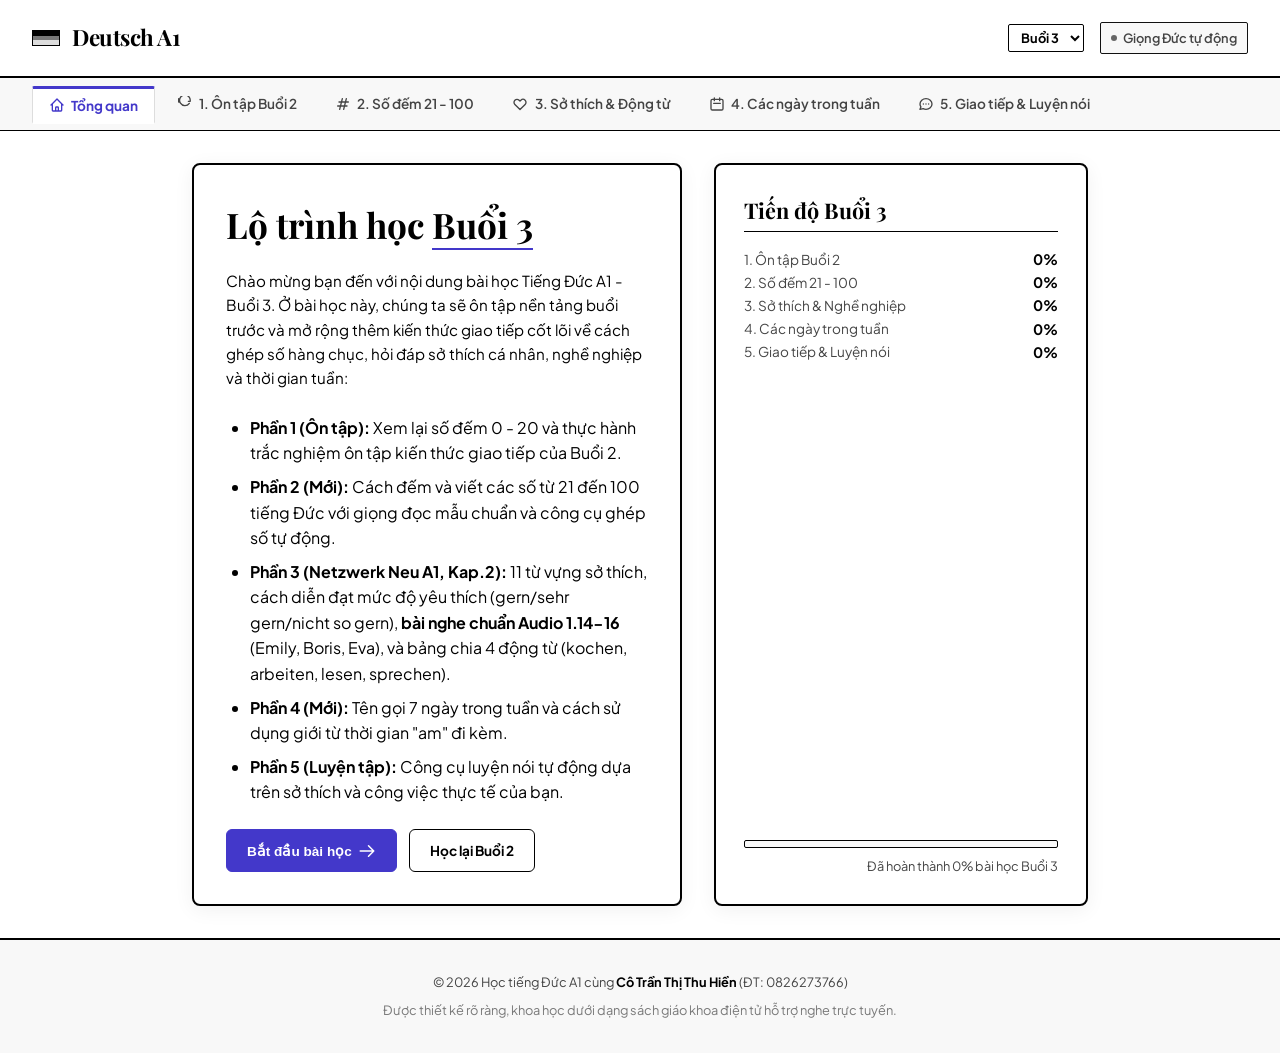
<file: buoi3.html>
<!DOCTYPE html>
<html lang="vi">
<head>
  <meta charset="UTF-8">
  <meta name="viewport" content="width=device-width, initial-scale=1.0">
  <title>Học Tiếng Đức A1 - Buổi 3 (Số Đếm 21-100, Sở Thích & Nghề Nghiệp)</title>
  <meta name="description" content="Tài liệu học tiếng Đức A1 Buổi 3. Ôn tập số đếm 0-20 và giao tiếp Buổi 2, học số đếm từ 21 đến 100, cách hỏi đáp sở thích, giới thiệu nghề nghiệp và các ngày trong tuần.">
  <link rel="stylesheet" href="style.css">
  <style>
    /* === Enhanced Lesson 3 Styles === */

    /* Grammar callout box with accent gradient */
    .grammar-note-box {
      background: linear-gradient(135deg, #fafafa 0%, #f5f5f0 100%);
      border-left: 5px solid #4338ca;
      padding: 1.25rem 1.5rem;
      margin: 1.5rem 0;
      border-radius: 0 6px 6px 0;
      box-shadow: 0 2px 8px rgba(0,0,0,0.06);
      border-top: 1px solid #e8e8e8;
      border-right: 1px solid #e8e8e8;
      border-bottom: 1px solid #e8e8e8;
      position: relative;
    }
    .grammar-note-box::before {
      content: '';
      position: absolute;
      top: 0;
      left: -5px;
      width: 5px;
      height: 100%;
      background: linear-gradient(180deg, #4338ca 0%, #6366f1 100%);
      border-radius: 3px 0 0 3px;
    }
    .grammar-note-title {
      font-weight: 800;
      margin-bottom: 0.65rem;
      font-size: 1rem;
      display: flex;
      align-items: center;
      gap: 0.4rem;
      letter-spacing: -0.2px;
      color: #111;
    }

    /* Dictation box */
    .dictat-box {
      margin-top: 1.5rem;
      background: var(--bg-page);
      border: 2px dashed #000;
      padding: 1.5rem;
      border-radius: 6px;
      text-align: center;
    }
    .dictat-inputs {
      display: flex;
      justify-content: center;
      gap: 0.75rem;
      margin: 1rem 0;
      flex-wrap: wrap;
    }

    /* Section headings with decorative underline */
    #hobbysTab h3, #numbersTab h3 {
      position: relative;
      padding-bottom: 0.5rem;
    }
    #hobbysTab h3::after, #numbersTab h3::after {
      content: '';
      position: absolute;
      bottom: 0;
      left: 0;
      width: 60px;
      height: 3px;
      background: #4338ca;
      border-radius: 2px;
    }

    /* Listening exercise cards */
    #listeningHobbysContainer > div {
      transition: all 0.2s ease;
      border-radius: 6px !important;
    }
    #listeningHobbysContainer > div:hover {
      box-shadow: 0 4px 12px rgba(0,0,0,0.08);
      transform: translateY(-1px);
    }

    /* Verb conjugation cards */
    .conjugation-container .verb-card {
      border-radius: 6px;
      box-shadow: 0 2px 8px rgba(0,0,0,0.05);
      transition: all 0.2s ease;
    }
    .conjugation-container .verb-card:hover {
      box-shadow: 0 4px 16px rgba(0,0,0,0.1);
    }
    .conjugation-container .verb-header {
      background: linear-gradient(135deg, #fafafa, #f0f0f0);
      margin: -1.5rem -1.5rem 1rem -1.5rem;
      padding: 1rem 1.5rem;
      border-radius: 6px 6px 0 0;
      border-bottom: 2px solid #4338ca;
    }
    .conjugation-container .conjugation-row:hover {
      background: linear-gradient(90deg, #f8f8f4, transparent);
    }

    /* Number milestone cards (multiples of 10) */
    .number-milestone {
      background: linear-gradient(135deg, #2d3a8c, #4f46e5) !important;
      color: #fff !important;
      border-color: #3730a3 !important;
    }
    .number-milestone .chars { color: #fff !important; }
    .number-milestone .ipa { color: #e0e7ff !important; }
    .number-milestone .play-icon { color: #a5b4fc !important; }

    /* Preference expression cards */
    #preferenceExpContainer .phrase-card,
    #hobbysGrid .phrase-card,
    #berufeGrid .phrase-card {
      border-radius: 6px;
      transition: all 0.2s ease;
    }
    #preferenceExpContainer .phrase-card:hover,
    #hobbysGrid .phrase-card:hover,
    #berufeGrid .phrase-card:hover {
      transform: translateY(-2px);
      box-shadow: 0 4px 12px rgba(0,0,0,0.08);
    }

    /* Exercise containers */
    .exercise-container {
      border-radius: 8px !important;
      border-style: solid !important;
      border-width: 1.5px !important;
      box-shadow: 0 2px 12px rgba(0,0,0,0.04);
    }

    /* Progress bar gradient */
    .progress-bar-inner {
      background: linear-gradient(90deg, #000 0%, #333 100%) !important;
      transition: width 0.8s cubic-bezier(0.4, 0, 0.2, 1) !important;
    }

    /* Section subtitle */
    .section-subtitle {
      border-left: 3px solid #ddd;
      padding-left: 0.75rem;
    }

    /* Check button hover effect */
    #checkListeningHobbysBtn {
      border-radius: 6px;
      transition: all 0.2s ease;
    }
    #checkListeningHobbysBtn:hover {
      transform: scale(1.02);
      box-shadow: 0 4px 12px rgba(0,0,0,0.15);
    }

    /* Quiz box shadow */
    .quiz-container {
      border-radius: 8px !important;
      box-shadow: 4px 4px 0px #000 !important;
    }
  </style>
</head>
<body>

  <!-- HEADER -->
  <header>
    <div class="logo-container">
      <div class="flag-logo">
        <div class="flag-stripe stripe-black"></div>
        <div class="flag-stripe stripe-red"></div>
        <div class="flag-stripe stripe-gold"></div>
      </div>
      <span class="logo-text">Deutsch A1</span>
    </div>
    <div class="controls-container">
      <!-- Lesson selector dropdown -->
      <select class="form-input" style="padding: 0.25rem 0.5rem; font-size: 0.8rem; font-weight: 700; border: 1.5px solid #000; border-radius: var(--radius-sm); cursor: pointer;" onchange="window.location.href=this.value">
        <option value="index.html">Buổi 1</option>
        <option value="buoi2.html">Buổi 2</option>
        <option value="buoi3.html" selected>Buổi 3</option>
        <option value="buoi4.html">Buổi 4</option>
      </select>
      <div class="tts-status" id="ttsStatus" title="Trạng thái giọng đọc phát âm chuẩn">
        <span class="tts-indicator"></span> Đang tải giọng đọc...
      </div>
    </div>
  </header>

  <!-- NAVIGATION TABS -->
  <nav class="nav-tabs">
    <button class="tab-btn active" data-tab="dashboard">
      <svg xmlns="http://www.w3.org/2000/svg" width="16" height="16" fill="none" viewBox="0 0 24 24" stroke="currentColor" stroke-width="2">
        <path stroke-linecap="round" stroke-linejoin="round" d="M3 12l2-2m0 0l7-7 7 7M5 10v10a1 1 0 001 1h3m10-11l2 2m-2-2v10a1 1 0 01-1 1h-3m-6 0a1 1 0 001-1v-4a1 1 0 011-1h2a1 1 0 011 1v4a1 1 0 001 1m-6 0h6" />
      </svg>
      Tổng quan
    </button>
    <button class="tab-btn" data-tab="review">
      <svg xmlns="http://www.w3.org/2000/svg" width="16" height="16" fill="none" viewBox="0 0 24 24" stroke="currentColor" stroke-width="2">
        <path stroke-linecap="round" stroke-linejoin="round" d="M4 4v5h.582m15.356 2A8.001 8.001 0 1121.21 8H18.5" />
      </svg>
      1. Ôn tập Buổi 2
    </button>
    <button class="tab-btn" data-tab="numbers">
      <svg xmlns="http://www.w3.org/2000/svg" width="16" height="16" fill="none" viewBox="0 0 24 24" stroke="currentColor" stroke-width="2">
        <path stroke-linecap="round" stroke-linejoin="round" d="M7 20l4-16m2 16l4-16M6 9h14M4 15h14" />
      </svg>
      2. Số đếm 21 - 100
    </button>
    <button class="tab-btn" data-tab="hobbys">
      <svg xmlns="http://www.w3.org/2000/svg" width="16" height="16" fill="none" viewBox="0 0 24 24" stroke="currentColor" stroke-width="2">
        <path stroke-linecap="round" stroke-linejoin="round" d="M4.318 6.318a4.5 4.5 0 000 6.364L12 20.364l7.682-7.682a4.5 4.5 0 00-6.364-6.364L12 7.636l-1.318-1.318a4.5 4.5 0 00-6.364 0z" />
      </svg>
      3. Sở thích & Động từ
    </button>
    <button class="tab-btn" data-tab="wochentage">
      <svg xmlns="http://www.w3.org/2000/svg" width="16" height="16" fill="none" viewBox="0 0 24 24" stroke="currentColor" stroke-width="2">
        <path stroke-linecap="round" stroke-linejoin="round" d="M8 7V3m8 4V3m-9 8h10M5 21h14a2 2 0 002-2V7a2 2 0 00-2-2H5a2 2 0 00-2 2v12a2 2 0 002 2z" />
      </svg>
      4. Các ngày trong tuần
    </button>
    <button class="tab-btn" data-tab="speaking">
      <svg xmlns="http://www.w3.org/2000/svg" width="16" height="16" fill="none" viewBox="0 0 24 24" stroke="currentColor" stroke-width="2">
        <path stroke-linecap="round" stroke-linejoin="round" d="M8 12h.01M12 12h.01M16 12h.01M21 12c0 4.418-4.03 8-9 8a9.863 9.863 0 01-4.255-.949L3 20l1.395-3.72C3.512 15.042 3 13.574 3 12c0-4.418 4.03-8 9-8s9 3.582 9 8z" />
      </svg>
      5. Giao tiếp & Luyện nói
    </button>
  </nav>

  <!-- MAIN AREA -->
  <main>
    
    <!-- DASHBOARD TAB -->
    <div id="dashboardTab" class="tab-content active">
      <div class="dashboard-grid">
        <div class="welcome-card">
          <h1>Lộ trình học <span>Buổi 3</span></h1>
          <p>Chào mừng bạn đến với nội dung bài học Tiếng Đức A1 - Buổi 3. Ở bài học này, chúng ta sẽ ôn tập nền tảng buổi trước và mở rộng thêm kiến thức giao tiếp cốt lõi về cách ghép số hàng chục, hỏi đáp sở thích cá nhân, nghề nghiệp và thời gian tuần:</p>
          
          <ul style="margin-left: 1.5rem; margin-bottom: 1.5rem; display: flex; flex-direction: column; gap: 0.5rem;">
            <li><strong>Phần 1 (Ôn tập):</strong> Xem lại số đếm 0 - 20 và thực hành trắc nghiệm ôn tập kiến thức giao tiếp của Buổi 2.</li>
            <li><strong>Phần 2 (Mới):</strong> Cách đếm và viết các số từ 21 đến 100 tiếng Đức với giọng đọc mẫu chuẩn và công cụ ghép số tự động.</li>
            <li><strong>Phần 3 (Netzwerk Neu A1, Kap.2):</strong> 11 từ vựng sở thích, cách diễn đạt mức độ yêu thích (gern/sehr gern/nicht so gern), <strong>bài nghe chuẩn Audio 1.14-16</strong> (Emily, Boris, Eva), và bảng chia 4 động từ (kochen, arbeiten, lesen, sprechen).</li>
            <li><strong>Phần 4 (Mới):</strong> Tên gọi 7 ngày trong tuần và cách sử dụng giới từ thời gian "am" đi kèm.</li>
            <li><strong>Phần 5 (Luyện tập):</strong> Công cụ luyện nói tự động dựa trên sở thích và công việc thực tế của bạn.</li>
          </ul>

          <div class="welcome-buttons">
            <button class="btn-primary" id="startLearnBtn">
              Bắt đầu bài học
              <svg xmlns="http://www.w3.org/2000/svg" width="18" height="18" fill="none" viewBox="0 0 24 24" stroke="currentColor" stroke-width="2">
                <path stroke-linecap="round" stroke-linejoin="round" d="M14 5l7 7m0 0l-7 7m7-7H3" />
              </svg>
            </button>
            <a href="buoi2.html" class="btn-secondary">Học lại Buổi 2</a>
          </div>
        </div>

        <div class="progress-card">
          <div>
            <h2>Tiến độ Buổi 3</h2>
            <div class="progress-stats">
              <div>
                <div class="stat-row">
                  <span class="stat-label">1. Ôn tập Buổi 2</span>
                  <span class="stat-value" id="progressReview">0%</span>
                </div>
                <div class="stat-row">
                  <span class="stat-label">2. Số đếm 21 - 100</span>
                  <span class="stat-value" id="progressNumbers">0%</span>
                </div>
                <div class="stat-row">
                  <span class="stat-label">3. Sở thích & Nghề nghiệp</span>
                  <span class="stat-value" id="progressHobbys">0%</span>
                </div>
                <div class="stat-row">
                  <span class="stat-label">4. Các ngày trong tuần</span>
                  <span class="stat-value" id="progressWochentage">0%</span>
                </div>
                <div class="stat-row">
                  <span class="stat-label">5. Giao tiếp & Luyện nói</span>
                  <span class="stat-value" id="progressSpeaking">0%</span>
                </div>
              </div>
            </div>
          </div>
          <div>
            <div class="progress-bar-outer" style="margin-top: 1.5rem;">
              <div class="progress-bar-inner" id="mainProgressBar"></div>
            </div>
            <p id="welcomeProgressText" style="font-size: 0.8rem; color: var(--text-muted); margin-top: 0.5rem; text-align: right;">Bạn đã hoàn thành 0% lộ trình</p>
          </div>
        </div>
      </div>
    </div>

    <!-- TAB 1: REVIEW (ÔN TẬP BUỔI 2) -->
    <div id="reviewTab" class="tab-content">
      <div class="section-title">
        <svg xmlns="http://www.w3.org/2000/svg" width="28" height="28" fill="none" viewBox="0 0 24 24" stroke="currentColor" stroke-width="2">
          <path stroke-linecap="round" stroke-linejoin="round" d="M4 4v5h.582m15.356 2A8.001 8.001 0 1121.21 8H18.5" />
        </svg>
        Phần 1: Ôn tập kỹ kiến thức Buổi 2
      </div>
      <p class="section-subtitle">Ôn tập toàn diện Số đếm 0 - 20, Bộ ba W-Fragen, Quốc gia & Ngôn ngữ, và luyện nghe số điện thoại.</p>
      
      <!-- 1.1. Số đếm từ 0 đến 20 -->
      <div class="exercise-container" style="margin-bottom: 2rem;">
        <h3 class="exercise-title" style="margin-bottom: 0.5rem; font-family: var(--font-serif); font-size: 1.2rem;">1.1. Số đếm từ 0 đến 20 (Zahlen 0 - 20)</h3>
        <p class="exercise-desc">Nhấp vào từng thẻ số để nghe phát âm mẫu chuẩn.</p>
        <div class="alphabet-grid" id="reviewNumbersGrid">
          <!-- Injected via app3.js -->
        </div>
      </div>

      <!-- 1.2. Bộ ba W-Fragen -->
      <div class="exercise-container" style="margin-bottom: 2rem;">
        <h3 class="exercise-title" style="margin-bottom: 0.5rem; font-family: var(--font-serif); font-size: 1.2rem;">1.2. Bộ ba từ để hỏi W-Fragen (Wie, Wo, Woher)</h3>
        <p class="exercise-desc">Bấm vào các câu hỏi để nghe phát âm cả câu hỏi và câu trả lời để ôn lại vị trí động từ đứng thứ 2.</p>
        <div class="rules-container" id="reviewWFragenContainer">
          <!-- Injected via app3.js -->
        </div>
      </div>

      <!-- 1.3. Đất nước & Ngôn ngữ -->
      <div class="exercise-container" style="margin-bottom: 2rem;">
        <h3 class="exercise-title" style="margin-bottom: 0.5rem; font-family: var(--font-serif); font-size: 1.2rem;">1.3. Đất nước & Ngôn ngữ (Länder & Sprachen)</h3>
        <p class="exercise-desc">Bấm vào các nước để nghe ví dụ cách dùng giới từ "aus" / "aus der" và cách chia động từ tương ứng.</p>
        <div class="phrases-grid" id="reviewCountriesGrid">
          <!-- Injected via app3.js -->
        </div>
      </div>

      <!-- 1.4. Luyện nghe viết số & Số điện thoại -->
      <div class="exercise-container" style="margin-bottom: 2rem;">
        <h3 class="exercise-title" style="margin-bottom: 0.5rem; font-family: var(--font-serif); font-size: 1.2rem;">1.4. Luyện nghe viết số & Số điện thoại</h3>
        <p class="exercise-desc">Thực hành nghe và tự gõ lại để ghi nhớ sâu sắc mặt chữ và âm điệu.</p>
        
        <!-- Zahlen Diktat Mini Game -->
        <div class="dictat-box" style="margin-top: 1rem; border-color: var(--border-light); background: var(--bg-highlight); text-align: left; padding: 1.25rem;">
          <h4 style="margin: 0 0 0.5rem 0; font-size: 1rem; font-family: inherit;">A. Luyện nghe viết số ngẫu nhiên (Zahlen Diktat)</h4>
          <p style="font-size: 0.8rem; color: var(--text-muted); margin: 0 0 1rem 0;">Nghe số ngẫu nhiên từ 0 đến 20 và gõ lại bằng số hoặc chữ tiếng Đức để kiểm tra.</p>
          
          <div class="dictat-inputs" style="justify-content: flex-start; gap: 0.5rem; flex-wrap: wrap;">
            <button class="btn-primary" id="reviewDictatPlayBtn" style="padding: 0.5rem 1rem;">
              🔊 Nghe số ngẫu nhiên
            </button>
            <input type="text" id="reviewDictatInput" class="form-input" style="width: 150px; text-align: center; font-size: 1.1rem; font-weight: bold;" placeholder="Ví dụ: 7 hoặc sieben" disabled>
            <button class="btn-secondary" id="reviewDictatCheckBtn" style="padding: 0.5rem 1rem;" disabled>Kiểm tra</button>
          </div>
          <div id="reviewDictatScoreText" style="font-weight: 700; margin-top: 0.5rem; font-size: 0.95rem;">Điểm số: 0/0</div>
          <div class="quiz-feedback" id="reviewDictatFeedback" style="display: none; padding: 0.5rem 0.75rem; margin-top: 0.5rem; max-width: 500px;"></div>
        </div>

        <!-- Handynummer Hören -->
        <div style="margin-top: 1.5rem; border: 1.5px solid var(--border-light); padding: 1.25rem; border-radius: var(--radius-sm); background: var(--bg-page);">
          <h4 style="margin: 0 0 0.5rem 0; font-size: 1rem; font-family: inherit;">B. Luyện nghe số điện thoại di động (Bài nghe trang 13 & 14)</h4>
          <p style="font-size: 0.8rem; color: var(--text-muted); margin: 0 0 1rem 0;">Bấm nghe các đoạn thoại đọc chậm số điện thoại di động (Handynummer) của các nhân vật và điền số tương ứng.</p>
          
          <div style="display: grid; grid-template-columns: repeat(auto-fit, minmax(220px, 1fr)); gap: 1rem;">
            <!-- Klein -->
            <div style="background: var(--bg-highlight); padding: 0.75rem; border: 1px solid #ddd; border-radius: 4px;">
              <div style="display: flex; justify-content: space-between; align-items: center; margin-bottom: 0.5rem;">
                <span style="font-weight: bold; font-size: 0.9rem;">Herr Klein:</span>
                <button class="btn-primary" id="reviewListenKleinBtn" style="padding: 0.25rem 0.5rem; font-size: 0.75rem;">🔊 Nghe số ĐT</button>
              </div>
              <input type="text" id="reviewInputKlein" class="form-input" placeholder="Nhập dãy số viết liền..." style="width: 100%; text-align: center; font-family: monospace; font-size: 0.95rem;">
              <div id="reviewFeedbackKlein" class="quiz-feedback" style="display: none; margin-top: 0.5rem; font-size: 0.8rem; padding: 0.35rem 0.5rem;"></div>
            </div>
            
            <!-- Gross -->
            <div style="background: var(--bg-highlight); padding: 0.75rem; border: 1px solid #ddd; border-radius: 4px;">
              <div style="display: flex; justify-content: space-between; align-items: center; margin-bottom: 0.5rem;">
                <span style="font-weight: bold; font-size: 0.9rem;">Frau Groß:</span>
                <button class="btn-primary" id="reviewListenGrossBtn" style="padding: 0.25rem 0.5rem; font-size: 0.75rem;">🔊 Nghe số ĐT</button>
              </div>
              <input type="text" id="reviewInputGross" class="form-input" placeholder="Nhập dãy số viết liền..." style="width: 100%; text-align: center; font-family: monospace; font-size: 0.95rem;">
              <div id="reviewFeedbackGross" class="quiz-feedback" style="display: none; margin-top: 0.5rem; font-size: 0.8rem; padding: 0.35rem 0.5rem;"></div>
            </div>
          </div>
          
          <div style="text-align: center; margin-top: 1.25rem;">
            <button class="btn-primary" id="reviewCheckListeningBtn" style="padding: 0.5rem 1.5rem; font-size: 0.95rem;">Kiểm tra kết quả nghe</button>
            <button class="btn-secondary" id="reviewResetListeningBtn" style="padding: 0.35rem 1rem; font-size: 0.8rem; margin-top: 0.5rem; display: inline-block;">Làm lại bài nghe</button>
          </div>
        </div>
      </div>

      <!-- 1.5. Trắc nghiệm ôn tập tổng hợp -->
      <div class="quiz-container" style="margin-top: 2.5rem; max-width: 100%; border: 2px solid #000; border-radius: var(--radius-md); box-shadow: 4px 4px 0px #000; background: var(--bg-page); padding: 1.5rem 1.75rem;">
        <div class="quiz-header" style="border-bottom: 2px solid #000; margin-bottom: 1.5rem; padding-bottom: 0.5rem;">
          <span class="quiz-title" style="font-size: 1.15rem;">1.5. Trắc nghiệm ôn tập tổng hợp Buổi 2</span>
          <span class="quiz-progress-text" id="reviewQuizProgress" style="font-size: 0.8rem; font-family: monospace;">Câu 1/15</span>
        </div>
        
        <div id="reviewQuizQuestionView">
          <div class="quiz-question-box" style="padding: 0;">
            <div style="display: flex; align-items: center; gap: 0.5rem; margin-bottom: 0.75rem;">
              <p class="quiz-question-text" id="reviewQuizQuestionText" style="font-size: 1.1rem; font-weight: 700; margin: 0;">Loading question...</p>
              <button class="phrase-speak-btn" id="reviewQuizSpeakQ" style="display: none; padding: 0.25rem;">
                <svg xmlns="http://www.w3.org/2000/svg" viewBox="0 0 24 24" fill="none" stroke="currentColor" stroke-width="2" stroke-linecap="round" stroke-linejoin="round" style="width: 12px; height: 12px;">
                  <polygon points="11 5 6 9 2 9 2 15 6 15 11 19 11 5"></polygon>
                </svg>
              </button>
            </div>
            
            <div class="quiz-options" id="reviewQuizOptions">
              <!-- Dynamically populated -->
            </div>
            
            <div class="quiz-feedback" id="reviewQuizFeedback" style="display: none; margin-top: 1rem; padding: 0.75rem;"></div>
          </div>
          
          <div class="quiz-actions" style="margin-top: 1rem; display: flex; justify-content: flex-end;">
            <button class="btn-primary" id="reviewQuizNextBtn" style="display: none;">Câu tiếp theo</button>
          </div>
        </div>

        <!-- Result screen for review quiz -->
        <div id="reviewQuizResultView" class="quiz-result" style="display: none; text-align: center; padding: 1rem 0;">
          <h4 style="font-size: 1.4rem; font-family: var(--font-serif); margin-bottom: 0.5rem;">Kết quả ôn tập</h4>
          <div class="result-score" id="reviewQuizFinalScore" style="font-size: 2.5rem; font-weight: 800; border: 2px solid #000; display: inline-block; padding: 0.25rem 1.5rem; margin-bottom: 0.5rem;">0/15</div>
          <p class="result-feedback-text" id="reviewQuizFeedbackMsg" style="font-size: 0.95rem; margin-bottom: 1rem;">Tuyệt vời!</p>
          <button class="btn-primary" id="reviewQuizRestartBtn" style="margin: 0 auto;">Luyện tập lại</button>
        </div>
      </div>
    </div>

    <!-- TAB 2: NUMBERS 21 - 100 -->
    <div id="numbersTab" class="tab-content">
      <div class="section-title">
        <svg xmlns="http://www.w3.org/2000/svg" width="28" height="28" fill="none" viewBox="0 0 24 24" stroke="currentColor" stroke-width="2">
          <path stroke-linecap="round" stroke-linejoin="round" d="M7 20l4-16m2 16l4-16M6 9h14M4 15h14" />
        </svg>
        Số đếm từ 21 đến 100 (Zahlen 21 - 100)
      </div>
      <p class="section-subtitle">Học quy tắc ghép số ngược độc đáo của tiếng Đức (Hàng đơn vị + und + Hàng chục). Bấm vào thẻ để nghe phát âm mẫu.</p>

      <div class="grammar-note-box">
        <div class="grammar-note-title">
          💡 Quy tắc ghép số hàng chục trong tiếng Đức:
        </div>
        <p style="font-size: 0.85rem; line-height: 1.7; color: var(--text-muted); margin: 0;">
          - Từ 21 trở đi, ta đọc và viết <strong>số hàng đơn vị trước</strong>, rồi đến từ <strong>"und"</strong> (và), sau đó mới đến <strong>số hàng chục</strong>. Viết liền không cách.<br>
          - <strong>Ví dụ:</strong> 21 = ein (bỏ 's' của eins) + und + zwanzig (20) = <strong>einundzwanzig</strong>.<br>
          - <strong>Ví dụ:</strong> 25 = fünf + und + zwanzig = <strong>fünfundzwanzig</strong>.<br>
          - Chú ý các mốc hàng chục: 20 (<em>zwanzig</em>), 30 (<em>dreißig</em> - đuôi ßig), 40 (<em>vierzig</em>), 50 (<em>fünfzig</em>), 60 (<em>sechzig</em> - bỏ 's' của sechs), 70 (<em>siebzig</em> - bỏ 'en' của sieben), 80 (<em>achtzig</em>), 90 (<em>neunzig</em>), 100 (<em>hundert</em>).
        </p>
      </div>

      <div class="alphabet-grid" id="numbersGrid21">
        <!-- Injected via app3.js -->
      </div>

      <!-- DYNAMIC NUMBER CONSTRUCTOR -->
      <div class="exercise-container" style="margin-top: 2rem;">
        <h3 class="exercise-title">Công cụ ghép số tự động</h3>
        <p class="exercise-desc">Nhập một số bất kỳ từ 21 đến 99, hệ thống sẽ tự động dịch sang chữ viết tiếng Đức tương ứng và phát âm cho bạn nghe.</p>
        
        <div class="dictat-inputs">
          <input type="number" id="numberInput" class="form-input" style="width: 150px; text-align: center; font-size: 1.2rem; font-weight: bold;" placeholder="21 - 99" min="21" max="99">
          <button class="btn-primary" id="numberConvertBtn">Ghép & Phát âm</button>
        </div>
        
        <div class="exercise-preview-box" id="numberOutputBox" style="display: none; margin-top: 1rem;">
          <div class="exercise-preview-header">Chữ viết tiếng Đức:</div>
          <p class="exercise-preview-text" id="numberOutputText" style="font-family: var(--font-serif); font-size: 1.3rem; font-weight: 700; color: #000;"></p>
        </div>
      </div>
    </div>

    <!-- TAB 3: HOBBYS & BERUFE (Kapitel 2: Freunde, Kollegen und ich) -->
    <div id="hobbysTab" class="tab-content">
      <div class="section-title">
        <svg xmlns="http://www.w3.org/2000/svg" width="28" height="28" fill="none" viewBox="0 0 24 24" stroke="currentColor" stroke-width="2">
          <path stroke-linecap="round" stroke-linejoin="round" d="M4.318 6.318a4.5 4.5 0 000 6.364L12 20.364l7.682-7.682a4.5 4.5 0 00-6.364-6.364L12 7.636l-1.318-1.318a4.5 4.5 0 00-6.364 0z" />
        </svg>
        Freunde, Kollegen und ich (Sở thích &amp; Chia động từ)
      </div>
      <p class="section-subtitle">Netzwerk Neu A1 - Kapitel 2 (trang 18 - 20): Nói về sở thích, cách chia động từ theo ngôi, và luyện nghe chuẩn.</p>

      <div class="grammar-note-box">
        <div class="grammar-note-title">🗣️ Mẫu câu giao tiếp cốt lõi:</div>
        <p style="font-size: 0.85rem; line-height: 1.5; color: var(--text-muted); margin: 0;">
          - <strong>Hỏi sở thích:</strong> <em>Was sind deine Hobbys?</em> (Số nhiều) hoặc <em>Was ist dein Hobby?</em> (Số ít).<br>
          - <strong>Trả lời:</strong> <em>Meine Hobbys sind...</em> hoặc dùng động từ kèm <strong>"gern"</strong>: <em>Ich lese gern.</em><br>
          - <strong>Hỏi người khác:</strong> <em>Hörst du gern Musik?</em> / <em>Schwimmst du gern?</em><br>
          - <strong>Mức độ:</strong> <em>Ja, sehr gern!</em> / <em>Ja, gern.</em> / <em>Es geht so.</em> / <em>Nein, nicht so gern.</em>
        </p>
      </div>

      <!-- 3.1 -->
      <h3 style="margin-top: 1.5rem; margin-bottom: 0.75rem; font-family: var(--font-serif);">3.1. Từ vựng về Sở thích (Hobbys) — Trang 18-19</h3>
      <p class="exercise-desc">Bấm vào thẻ để nghe phát âm. 11 từ vựng sở thích từ sách Netzwerk Neu A1, Kapitel 2.</p>
      <div class="phrases-grid" id="hobbysGrid"><!-- Injected via app3.js --></div>

      <!-- 3.2 -->
      <h3 style="margin-top: 2rem; margin-bottom: 0.75rem; font-family: var(--font-serif);">3.2. Cách diễn đạt mức độ yêu thích — Bài 2b (Trang 19)</h3>
      <div class="grammar-note-box" style="border-left-color: #555;">
        <div class="grammar-note-title">💬 Mẫu hỏi đáp về sở thích:</div>
        <p style="font-size: 0.85rem; line-height: 1.6; color: var(--text-muted); margin: 0;">
          <strong>Hỏi:</strong> <em>Hörst du gern Musik?</em> / <em>Gehst du gern ins Kino?</em> / <em>Liest du gern?</em><br>
          <strong>Trả lời theo 4 mức độ:</strong>
        </p>
      </div>
      <div class="phrases-grid" id="preferenceExpContainer" style="margin-top: 0.75rem;"><!-- Injected --></div>

      <!-- 3.3 -->
      <h3 style="margin-top: 2rem; margin-bottom: 0.75rem; font-family: var(--font-serif);">3.3. 🎧 Bài nghe: Was machen die Leute gern? (Audio 1.14-16) — Trang 18</h3>
      <p class="exercise-desc">Bấm "Nghe" để nghe từng nhân vật giới thiệu sở thích, sau đó đánh dấu đúng.</p>
      <div style="display: grid; gap: 1rem;" id="listeningHobbysContainer"><!-- Injected --></div>
      <div style="text-align: center; margin-top: 1.25rem;">
        <button class="btn-primary" id="checkListeningHobbysBtn" style="padding: 0.5rem 1.5rem;">Kiểm tra đáp án bài nghe</button>
      </div>

      <!-- 3.4 -->
      <h3 style="margin-top: 2.5rem; margin-bottom: 0.75rem; font-family: var(--font-serif);">3.4. Bảng chia động từ (Verben und Personalpronomen) — Trang 20</h3>
      <p class="exercise-desc">Bấm vào từng dòng để nghe. Chú ý biến đổi nguyên âm ở ngôi du/er với động từ bất quy tắc.</p>
      <div class="conjugation-container" id="verbConjugationContainer"><!-- Injected --></div>
    </div>

    <!-- TAB 4: WOCHENTAGE -->
    <div id="wochentageTab" class="tab-content">
      <div class="section-title">
        <svg xmlns="http://www.w3.org/2000/svg" width="28" height="28" fill="none" viewBox="0 0 24 24" stroke="currentColor" stroke-width="2">
          <path stroke-linecap="round" stroke-linejoin="round" d="M8 7V3m8 4V3m-9 8h10M5 21h14a2 2 0 002-2V7a2 2 0 00-2-2H5a2 2 0 00-2 2v12a2 2 0 002 2z" />
        </svg>
        Các ngày trong tuần (Wochentage)
      </div>
      <p class="section-subtitle">Tên gọi 7 ngày trong tuần từ Thứ Hai đến Chủ Nhật. Click vào để nghe phát âm mẫu.</p>

      <div class="grammar-note-box" style="border-left-color: #555555;">
        <div class="grammar-note-title">
          📅 Giới từ chỉ thời gian: "am"
        </div>
        <p style="font-size: 0.85rem; line-height: 1.5; color: var(--text-muted); margin: 0;">
          - Tất cả các ngày trong tuần tiếng Đức đều mang giống đực (danh từ đi với **der**).<br>
          - Khi muốn nói **"vào thứ mấy"** (ví dụ: vào Thứ Hai, vào cuối tuần), ta sử dụng giới từ **"am"** (viết tắt của *an dem*).<br>
          - **Ví dụ:** *am Montag* (vào thứ Hai), *am Wochenende* (vào cuối tuần).
        </p>
      </div>

      <div class="alphabet-grid" id="wochentageGrid" style="grid-template-columns: repeat(auto-fill, minmax(140px, 1fr));">
        <!-- Injected via app3.js -->
      </div>
    </div>

    <!-- TAB 5: SPEAKING PRACTICE -->
    <div id="speakingTab" class="tab-content">
      <div class="section-title">
        <svg xmlns="http://www.w3.org/2000/svg" width="28" height="28" fill="none" viewBox="0 0 24 24" stroke="currentColor" stroke-width="2">
          <path stroke-linecap="round" stroke-linejoin="round" d="M8 12h.01M12 12h.01M16 12h.01M21 12c0 4.418-4.03 8-9 8a9.863 9.863 0 01-4.255-.949L3 20l1.395-3.72C3.512 15.042 3 13.574 3 12c0-4.418 4.03-8 9-8s9 3.582 9 8z" />
        </svg>
        Tập giới thiệu bản thân (Sở thích, Tuổi, Nơi ở, Quê quán)
      </div>
      <p class="section-subtitle">Điền thông tin của bạn để tạo bài giới thiệu bản thân đầy đủ và bấm để nghe phát âm chuẩn.</p>

      <div class="exercise-container">
        <div class="exercise-inputs-grid" style="display: grid; grid-template-columns: repeat(auto-fit, minmax(200px, 1fr)); gap: 1.25rem; margin-bottom: 1.5rem;">
          <div class="form-group">
            <label class="form-label" for="inputName">Họ và Tên:</label>
            <input type="text" id="inputName" class="form-input" value="Minh" placeholder="Nhập tên của bạn...">
          </div>

          <div class="form-group">
            <label class="form-label" for="inputAge">Tuổi (21 - 100):</label>
            <input type="number" id="inputAge" class="form-input" value="25" min="21" max="100">
          </div>

          <div class="form-group">
            <label class="form-label" for="inputOrigin">Quê quán (Quốc gia/Tỉnh):</label>
            <input type="text" id="inputOrigin" class="form-input" value="Vietnam" placeholder="Ví dụ: Vietnam, Hanoi...">
          </div>

          <div class="form-group">
            <label class="form-label" for="inputResidence">Nơi ở hiện tại (Thành phố):</label>
            <input type="text" id="inputResidence" class="form-input" value="Hanoi" placeholder="Ví dụ: Hanoi, Ho-Chi-Minh-Stadt...">
          </div>

          <div class="form-group" style="grid-column: span 2;">
            <label class="form-label" for="selectHobby">Sở thích:</label>
            <select id="selectHobby" class="form-input" style="cursor: pointer;">
              <option value="lesen gern">📖 Đọc sách (lesen)</option>
              <option value="schwimmen gern">🏊 Bơi lội (schwimmen)</option>
              <option value="kochen gern">🍳 Nấu ăn (kochen)</option>
              <option value="reisen gern">✈️ Du lịch (reisen)</option>
              <option value="spielen gern Fußball">⚽ Đá bóng (Fußball spielen)</option>
              <option value="hören gern Musik">🎧 Nghe nhạc (Musik hören)</option>
              <option value="tanzen gern">💃 Khiêu vũ (tanzen)</option>
              <option value="singen gern">🎤 Hát (singen)</option>
              <option value="fotografieren gern">📷 Chụp ảnh (fotografieren)</option>
              <option value="joggen gern">🏃 Chạy bộ (joggen)</option>
              <option value="gehen gern ins Kino">🎬 Đi xem phim (ins Kino gehen)</option>
            </select>
          </div>
        </div>

        <div class="exercise-preview-box" style="margin-top: 1.5rem; background: #fafafa; border: 1.5px solid #ddd; padding: 1.5rem; border-radius: 6px;">
          <div class="exercise-preview-header" style="font-weight: 700; margin-bottom: 0.75rem; color: #555;">Bài tự giới thiệu hoàn chỉnh của bạn:</div>
          <p class="exercise-preview-text" id="builderPreviewText" style="font-family: var(--font-serif); font-size: 1.25rem; line-height: 1.8; color: #111; margin-bottom: 1.25rem;">
            <!-- Generated dynamically -->
          </p>
          <button class="btn-primary exercise-speak-btn" id="builderSpeakBtn">
            <svg xmlns="http://www.w3.org/2000/svg" width="16" height="16" fill="none" viewBox="0 0 24 24" stroke="currentColor" stroke-width="2">
              <path stroke-linecap="round" stroke-linejoin="round" d="M15.536 8.464a5 5 0 010 7.072M5.586 15H4a1 1 0 01-1-1v-4a1 1 0 011-1h1.586l4.707-4.707C10.923 3.663 12 4.109 12 5v14c0 .891-1.077 1.337-1.707.707L5.586 15z" />
            </svg>
            Phát âm bài tự giới thiệu này
          </button>
        </div>
      </div>
    </div>

  </main>

  <!-- FOOTER -->
  <footer>
    <p>© 2026 Học tiếng Đức A1 cùng <strong>Cô Trần Thị Thu Hiền</strong> (ĐT: 0826273766)</p>
    <p style="margin-top: 0.5rem; font-size: 0.8rem; opacity: 0.7;">Được thiết kế rõ ràng, khoa học dưới dạng sách giáo khoa điện tử hỗ trợ nghe trực tuyến.</p>
  </footer>

  <script src="app3.js"></script>
</body>
</html>
</file>
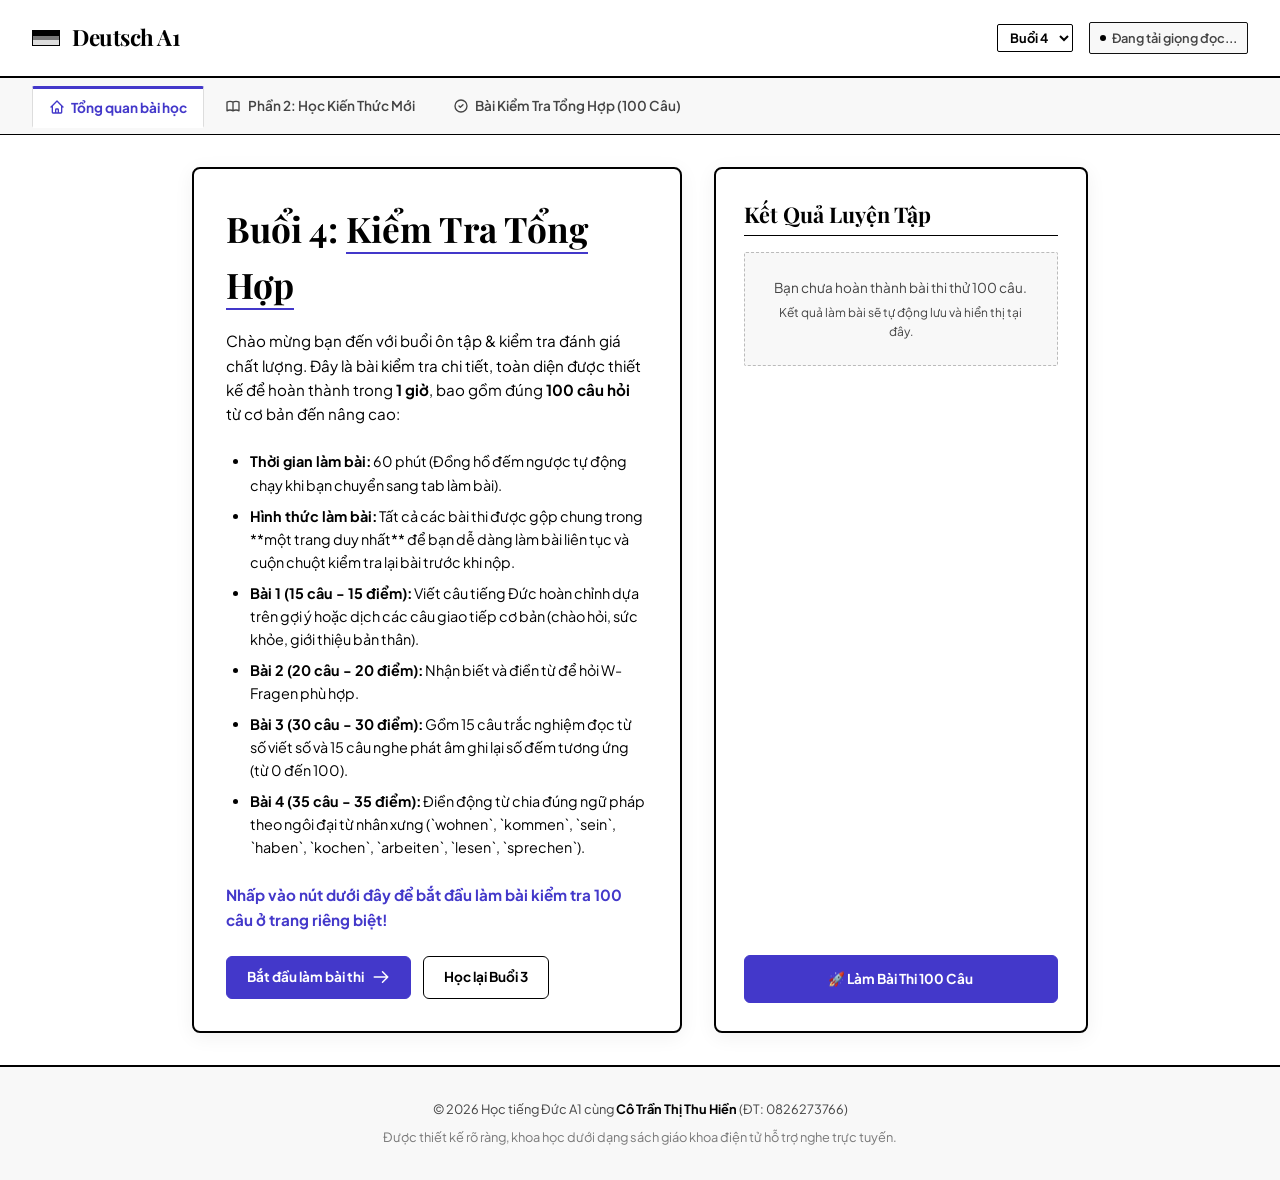
<file: buoi4.html>
<!DOCTYPE html>
<html lang="vi">
<head>
  <meta charset="UTF-8">
  <meta name="viewport" content="width=device-width, initial-scale=1.0">
  <title>Học Tiếng Đức A1 - Buổi 4 (Bài Kiểm Tra Tổng Hợp Buổi 1 & 2)</title>
  <meta name="description" content="Bài kiểm tra tổng hợp 60 phút tiếng Đức A1 Buổi 4 gồm 100 câu hỏi chi tiết về viết câu, từ để hỏi W-Fragen, số đếm 0-100 và chia động từ.">
  <link rel="stylesheet" href="style.css">
  <style>
    /* Custom CSS enhancements for Lesson 4 Test */
    .timer-container {
      background: #000000;
      color: #ffffff;
      padding: 0.75rem 1.25rem;
      border-radius: var(--radius-sm);
      display: flex;
      justify-content: space-between;
      align-items: center;
      margin-bottom: 1.5rem;
      font-family: monospace;
      font-size: 1.1rem;
      border: 1px solid #333;
      position: sticky;
      top: 0;
      z-index: 100;
    }
    .timer-time {
      font-weight: 700;
      font-size: 1.3rem;
      color: #ff4444;
      animation: pulse 1s infinite alternate;
    }
    @keyframes pulse {
      from { opacity: 0.8; }
      to { opacity: 1; }
    }
    
    .exercise-block {
      background: var(--bg-page);
      border: 2px solid #000000;
      padding: 2rem;
      border-radius: var(--radius-md);
      margin-bottom: 2.5rem;
      box-shadow: 4px 4px 0px rgba(0,0,0,0.05);
    }
    .exercise-header-title {
      font-family: var(--font-serif);
      font-size: 1.5rem;
      font-weight: 800;
      border-bottom: 2px solid #000;
      padding-bottom: 0.5rem;
      margin-bottom: 0.5rem;
      display: flex;
      align-items: center;
      gap: 0.5rem;
    }
    .exercise-header-title svg {
      width: 24px;
      height: 24px;
    }

    .question-card {
      background: var(--bg-page);
      border: 1px solid #cccccc;
      padding: 1.25rem 1.5rem;
      margin-bottom: 1.25rem;
      border-radius: var(--radius-sm);
      position: relative;
      transition: border-color 0.2s ease;
    }
    .question-card:hover {
      border-color: #000000;
    }
    .question-number {
      font-weight: 800;
      font-size: 0.8rem;
      text-transform: uppercase;
      color: var(--text-light);
      margin-bottom: 0.5rem;
      border-bottom: 1px solid var(--border-light);
      padding-bottom: 0.25rem;
    }
    .question-prompt {
      font-size: 1.05rem;
      font-weight: 700;
      margin-bottom: 0.75rem;
    }
    .question-instruction {
      font-size: 0.8rem;
      color: var(--text-muted);
      margin-bottom: 0.5rem;
      font-style: italic;
    }

    .cue-box {
      background: var(--bg-highlight);
      border: 1px dashed #666;
      padding: 0.5rem 0.75rem;
      font-size: 0.95rem;
      font-family: monospace;
      margin-bottom: 0.75rem;
    }

    /* Result summary card */
    .results-summary-card {
      border: 3px double #000000;
      background: var(--success-bg);
      padding: 2rem;
      border-radius: var(--radius-md);
      margin-bottom: 2rem;
      display: none;
    }
    .results-title {
      font-family: var(--font-serif);
      font-size: 1.8rem;
      font-weight: 700;
      text-align: center;
      margin-bottom: 1rem;
      border-bottom: 2px solid #000;
      padding-bottom: 0.5rem;
    }
    .results-grid {
      display: grid;
      grid-template-columns: repeat(auto-fit, minmax(140px, 1fr));
      gap: 1rem;
      margin-bottom: 1.5rem;
      text-align: center;
    }
    .results-item {
      background: #ffffff;
      border: 1.5px solid #000000;
      padding: 1rem;
      border-radius: var(--radius-sm);
    }
    .results-label {
      font-size: 0.8rem;
      font-weight: 700;
      color: var(--text-muted);
      margin-bottom: 0.25rem;
    }
    .results-val {
      font-size: 1.5rem;
      font-weight: 800;
      font-family: monospace;
    }
    .results-score-total {
      font-size: 2.2rem;
      font-weight: 900;
      text-align: center;
      margin: 1rem 0;
      font-family: monospace;
      border: 2px solid #000;
      display: inline-block;
      padding: 0.25rem 2rem;
      background: #ffffff;
    }
    .results-feedback-msg {
      font-size: 1.1rem;
      text-align: center;
      font-weight: 700;
      font-style: italic;
      color: var(--text-main);
      margin-bottom: 1rem;
    }

    /* Validation states */
    .correct-answer-display {
      display: none;
      margin-top: 0.75rem;
      font-size: 0.9rem;
      padding: 0.5rem 0.75rem;
      background: var(--success-bg);
      border: var(--success-border);
      color: var(--success-text);
      border-radius: var(--radius-sm);
    }
    .wrong-answer-display {
      display: none;
      margin-top: 0.75rem;
      font-size: 0.9rem;
      padding: 0.5rem 0.75rem;
      background: var(--error-bg);
      border: var(--error-border);
      color: var(--error-text);
      border-radius: var(--radius-sm);
    }
    
    input.correct {
      border: 2px solid var(--success-text) !important;
      background: var(--success-bg) !important;
      color: var(--success-text) !important;
    }
    input.wrong {
      border: 2px solid var(--error-text) !important;
      background: var(--error-bg) !important;
      color: var(--error-text) !important;
    }
    select.correct {
      border: 2px solid var(--success-text) !important;
      background: var(--success-bg) !important;
    }
    select.wrong {
      border: 2px solid var(--error-text) !important;
      background: var(--error-bg) !important;
    }

    /* Submit section floating/bottom */
    .submit-section {
      background: var(--bg-highlight);
      border: 2px solid #000000;
      padding: 1.5rem;
      text-align: center;
      margin-top: 2rem;
      border-radius: var(--radius-md);
      box-shadow: 4px 4px 0px #000;
    }
  </style>
</head>
<body>

  <!-- HEADER -->
  <header>
    <div class="logo-container">
      <div class="flag-logo">
        <div class="flag-stripe stripe-black"></div>
        <div class="flag-stripe stripe-red"></div>
        <div class="flag-stripe stripe-gold"></div>
      </div>
      <span class="logo-text">Deutsch A1</span>
    </div>
    <div class="controls-container">
      <!-- Lesson selector dropdown -->
      <select class="form-input" style="padding: 0.25rem 0.5rem; font-size: 0.8rem; font-weight: 700; border: 1.5px solid #000; border-radius: var(--radius-sm); cursor: pointer;" onchange="window.location.href=this.value">
        <option value="index.html">Buổi 1</option>
        <option value="buoi2.html">Buổi 2</option>
        <option value="buoi3.html">Buổi 3</option>
        <option value="buoi4.html" selected>Buổi 4</option>
      </select>
      <div class="tts-status" id="ttsStatus" title="Trạng thái giọng đọc phát âm chuẩn">
        <span class="tts-indicator"></span> Đang tải giọng đọc...
      </div>
    </div>
  </header>

  <!-- NAVIGATION TABS -->
  <nav class="nav-tabs">
    <button class="tab-btn active" data-tab="dashboard">
      <svg xmlns="http://www.w3.org/2000/svg" width="16" height="16" fill="none" viewBox="0 0 24 24" stroke="currentColor" stroke-width="2">
        <path stroke-linecap="round" stroke-linejoin="round" d="M3 12l2-2m0 0l7-7 7 7M5 10v10a1 1 0 001 1h3m10-11l2 2m-2-2v10a1 1 0 01-1 1h-3m-6 0a1 1 0 001-1v-4a1 1 0 011-1h2a1 1 0 011 1v4a1 1 0 001 1m-6 0h6" />
      </svg>
      Tổng quan bài học
    </button>
    <button class="tab-btn" data-tab="theory" id="theoryTabBtn">
      <svg xmlns="http://www.w3.org/2000/svg" width="16" height="16" fill="none" viewBox="0 0 24 24" stroke="currentColor" stroke-width="2">
        <path stroke-linecap="round" stroke-linejoin="round" d="M12 6.253v13m0-13C10.832 5.477 9.246 5 7.5 5S4.168 5.477 3 6.253v13C4.168 18.477 5.754 18 7.5 18s3.332.477 4.5 1.253m0-13C13.168 5.477 14.754 5 16.5 5c1.747 0 3.332.477 4.5 1.253v13C19.832 18.477 18.247 18 16.5 18c-1.746 0-3.332.477-4.5 1.253" />
      </svg>
      Phần 2: Học Kiến Thức Mới
    </button>
    <a class="tab-btn" href="quizbuoi4.html" style="text-decoration: none;">
      <svg xmlns="http://www.w3.org/2000/svg" width="16" height="16" fill="none" viewBox="0 0 24 24" stroke="currentColor" stroke-width="2">
        <path stroke-linecap="round" stroke-linejoin="round" d="M9 12l2 2 4-4m6 2a9 9 0 11-18 0 9 9 0 0118 0z" />
      </svg>
      Bài Kiểm Tra Tổng Hợp (100 Câu)
    </a>
  </nav>

  <!-- MAIN AREA -->
  <main>
    


    <!-- DASHBOARD TAB -->
    <div id="dashboardTab" class="tab-content active">
      <div class="dashboard-grid">
        <div class="welcome-card">
          <h1>Buổi 4: <span>Kiểm Tra Tổng Hợp</span></h1>
          <p>Chào mừng bạn đến với buổi ôn tập & kiểm tra đánh giá chất lượng. Đây là bài kiểm tra chi tiết, toàn diện được thiết kế để hoàn thành trong <strong>1 giờ</strong>, bao gồm đúng <strong>100 câu hỏi</strong> từ cơ bản đến nâng cao:</p>
          
          <ul style="margin-left: 1.5rem; margin-bottom: 1.5rem; display: flex; flex-direction: column; gap: 0.5rem; font-size: 0.9rem;">
            <li><strong>Thời gian làm bài:</strong> 60 phút (Đồng hồ đếm ngược tự động chạy khi bạn chuyển sang tab làm bài).</li>
            <li><strong>Hình thức làm bài:</strong> Tất cả các bài thi được gộp chung trong **một trang duy nhất** để bạn dễ dàng làm bài liên tục và cuộn chuột kiểm tra lại bài trước khi nộp.</li>
            <li><strong>Bài 1 (15 câu - 15 điểm):</strong> Viết câu tiếng Đức hoàn chỉnh dựa trên gợi ý hoặc dịch các câu giao tiếp cơ bản (chào hỏi, sức khỏe, giới thiệu bản thân).</li>
            <li><strong>Bài 2 (20 câu - 20 điểm):</strong> Nhận biết và điền từ để hỏi W-Fragen phù hợp.</li>
            <li><strong>Bài 3 (30 câu - 30 điểm):</strong> Gồm 15 câu trắc nghiệm đọc từ số viết số và 15 câu nghe phát âm ghi lại số đếm tương ứng (từ 0 đến 100).</li>
            <li><strong>Bài 4 (35 câu - 35 điểm):</strong> Điền động từ chia đúng ngữ pháp theo ngôi đại từ nhân xưng (`wohnen`, `kommen`, `sein`, `haben`, `kochen`, `arbeiten`, `lesen`, `sprechen`).</li>
          </ul>

          <p style="font-weight: bold; color: #4338ca;">Nhấp vào nút dưới đây để bắt đầu làm bài kiểm tra 100 câu ở trang riêng biệt!</p>

          <div class="welcome-buttons">
            <a href="quizbuoi4.html" class="btn-primary" style="text-decoration: none; display: inline-flex; align-items: center; gap: 0.5rem;">
              Bắt đầu làm bài thi
              <svg xmlns="http://www.w3.org/2000/svg" width="18" height="18" fill="none" viewBox="0 0 24 24" stroke="currentColor" stroke-width="2">
                <path stroke-linecap="round" stroke-linejoin="round" d="M14 5l7 7m0 0l-7 7m7-7H3" />
              </svg>
            </a>
            <a href="buoi3.html" class="btn-secondary">Học lại Buổi 3</a>
          </div>
        </div>

        <div class="progress-card">
          <div>
            <h2>Kết Quả Luyện Tập</h2>
            <div id="latestScoreContainer" style="background: var(--bg-highlight); border: 1.5px solid #000; border-radius: var(--radius-sm); padding: 1.25rem; margin-top: 1rem; text-align: center; display: none;">
              <p style="font-size:0.8rem; font-weight:bold; margin-bottom:0.5rem; text-transform:uppercase; color:var(--text-muted);">Điểm số thi gần nhất:</p>
              <div style="font-size: 2.5rem; font-weight: 800; color: #4338ca;" id="latestScoreVal">0/100</div>
              <p style="font-size: 0.8rem; color: var(--text-muted); margin-top: 0.5rem;" id="latestScoreDate"></p>
            </div>
            <div id="noScoreContainer" style="background: var(--bg-highlight); border: 1.5px dashed #bbbbbb; border-radius: var(--radius-sm); padding: 1.5rem; margin-top: 1rem; text-align: center;">
              <p style="font-size: 0.85rem; color: var(--text-muted); margin: 0;">Bạn chưa hoàn thành bài thi thử 100 câu.</p>
              <p style="font-size: 0.75rem; color: var(--text-muted); margin-top: 0.25rem;">Kết quả làm bài sẽ tự động lưu và hiển thị tại đây.</p>
            </div>
          </div>
          <div style="margin-top: 1.5rem;">
            <a href="quizbuoi4.html" class="btn-primary" style="display: flex; justify-content: center; align-items: center; gap: 0.5rem; text-decoration: none; padding: 0.75rem;">
              🚀 Làm Bài Thi 100 Câu
            </a>
          </div>
        </div>
      </div>
    </div>

    <!-- THEORY TAB (Phần 2: Học Kiến Thức Mới) -->
    <div id="theoryTab" class="tab-content">
      
      <!-- Section 1: Thứ, Ngày, Tháng -->
      <div class="exercise-block" style="margin-top: 1rem;">
        <div class="exercise-header-title">
          <svg xmlns="http://www.w3.org/2000/svg" fill="none" viewBox="0 0 24 24" stroke="currentColor" stroke-width="2">
            <path stroke-linecap="round" stroke-linejoin="round" d="M8 7V3m8 4V3m-9 8h10M5 21h14a2 2 0 002-2V7a2 2 0 00-2-2H5a2 2 0 00-2 2v12a2 2 0 002 2z" />
          </svg>
          1. Thứ, Ngày, Tháng (Wochentage, Monate & Datum)
        </div>
        <p class="section-subtitle">Học cách nói thứ trong tuần, tháng trong năm và cách hỏi/trả lời về ngày tháng trong tiếng Đức.</p>
        
        <div class="pronoun-section">
          <h3>📅 Các ngày trong tuần (Wochentage)</h3>
          <p class="exercise-desc">Nhấp vào từng thứ để nghe phát âm mẫu. Giới từ đi kèm là <strong>am</strong> (ví dụ: am Montag - vào thứ Hai).</p>
          <div style="display: grid; grid-template-columns: repeat(auto-fit, minmax(180px, 1fr)); gap: 0.75rem; margin-bottom: 1.5rem;">
            <div class="phrase-card" onclick="speak('der Montag')">
              <div class="phrase-info">
                <span class="phrase-german">Montag</span>
                <span style="font-size:0.75rem; color:var(--text-muted);">Thứ Hai (am Montag)</span>
              </div>
              <span>🔊</span>
            </div>
            <div class="phrase-card" onclick="speak('der Dienstag')">
              <div class="phrase-info">
                <span class="phrase-german">Dienstag</span>
                <span style="font-size:0.75rem; color:var(--text-muted);">Thứ Ba (am Dienstag)</span>
              </div>
              <span>🔊</span>
            </div>
            <div class="phrase-card" onclick="speak('der Mittwoch')">
              <div class="phrase-info">
                <span class="phrase-german">Mittwoch</span>
                <span style="font-size:0.75rem; color:var(--text-muted);">Thứ Tư (am Mittwoch)</span>
              </div>
              <span>🔊</span>
            </div>
            <div class="phrase-card" onclick="speak('der Donnerstag')">
              <div class="phrase-info">
                <span class="phrase-german">Donnerstag</span>
                <span style="font-size:0.75rem; color:var(--text-muted);">Thứ Năm (am Donnerstag)</span>
              </div>
              <span>🔊</span>
            </div>
            <div class="phrase-card" onclick="speak('der Freitag')">
              <div class="phrase-info">
                <span class="phrase-german">Freitag</span>
                <span style="font-size:0.75rem; color:var(--text-muted);">Thứ Sáu (am Freitag)</span>
              </div>
              <span>🔊</span>
            </div>
            <div class="phrase-card" onclick="speak('der Samstag')">
              <div class="phrase-info">
                <span class="phrase-german">Samstag</span>
                <span style="font-size:0.75rem; color:var(--text-muted);">Thứ Bảy (am Samstag)</span>
              </div>
              <span>🔊</span>
            </div>
            <div class="phrase-card" onclick="speak('der Sonntag')">
              <div class="phrase-info">
                <span class="phrase-german">Sonntag</span>
                <span style="font-size:0.75rem; color:var(--text-muted);">Chủ Nhật (am Sonntag)</span>
              </div>
              <span>🔊</span>
            </div>
          </div>

          <h3>🍂 Các tháng trong năm (Monate)</h3>
          <p class="exercise-desc">Nhấp vào từng tháng để nghe phát âm mẫu. Giới từ đi kèm là <strong>im</strong> (ví dụ: im Januar - vào tháng Một).</p>
          <div style="display: grid; grid-template-columns: repeat(auto-fit, minmax(130px, 1fr)); gap: 0.5rem; margin-bottom: 1.5rem;">
            <div class="phrase-card" onclick="speak('Januar')" style="padding: 0.75rem;"><span class="phrase-german" style="font-size:0.9rem;">Januar</span><span>🔊</span></div>
            <div class="phrase-card" onclick="speak('Februar')" style="padding: 0.75rem;"><span class="phrase-german" style="font-size:0.9rem;">Februar</span><span>🔊</span></div>
            <div class="phrase-card" onclick="speak('März')" style="padding: 0.75rem;"><span class="phrase-german" style="font-size:0.9rem;">März</span><span>🔊</span></div>
            <div class="phrase-card" onclick="speak('April')" style="padding: 0.75rem;"><span class="phrase-german" style="font-size:0.9rem;">April</span><span>🔊</span></div>
            <div class="phrase-card" onclick="speak('Mai')" style="padding: 0.75rem;"><span class="phrase-german" style="font-size:0.9rem;">Mai</span><span>🔊</span></div>
            <div class="phrase-card" onclick="speak('Juni')" style="padding: 0.75rem;"><span class="phrase-german" style="font-size:0.9rem;">Juni</span><span>🔊</span></div>
            <div class="phrase-card" onclick="speak('Juli')" style="padding: 0.75rem;"><span class="phrase-german" style="font-size:0.9rem;">Juli</span><span>🔊</span></div>
            <div class="phrase-card" onclick="speak('August')" style="padding: 0.75rem;"><span class="phrase-german" style="font-size:0.9rem;">August</span><span>🔊</span></div>
            <div class="phrase-card" onclick="speak('September')" style="padding: 0.75rem;"><span class="phrase-german" style="font-size:0.9rem;">September</span><span>🔊</span></div>
            <div class="phrase-card" onclick="speak('Oktober')" style="padding: 0.75rem;"><span class="phrase-german" style="font-size:0.9rem;">Oktober</span><span>🔊</span></div>
            <div class="phrase-card" onclick="speak('November')" style="padding: 0.75rem;"><span class="phrase-german" style="font-size:0.9rem;">November</span><span>🔊</span></div>
            <div class="phrase-card" onclick="speak('Dezember')" style="padding: 0.75rem;"><span class="phrase-german" style="font-size:0.9rem;">Dezember</span><span>🔊</span></div>
          </div>

          <h3>📌 Hỏi và trả lời về ngày tháng (Datum)</h3>
          <p class="exercise-desc">Nghe và ghi nhớ hai cách hỏi ngày tháng phổ biến:</p>
          <div style="background: #ffffff; border: 1.5px solid #000; padding: 1rem; border-radius: var(--radius-sm); margin-bottom: 1.5rem;">
            <p style="margin-bottom:0.5rem;"><strong>Cách 1: Hỏi thứ mấy</strong></p>
            <p style="margin-bottom:0.75rem; font-family: monospace; font-size: 0.95rem; cursor:pointer;" onclick="speak('Welcher Tag ist heute? Heute ist Montag.')">
              ❓ Welcher Tag ist heute? <span style="color:var(--text-muted); font-size:0.8rem;">(Hôm nay thứ mấy?)</span><br>
              ➔ Heute ist <strong>Montag</strong>. <span style="color:var(--text-muted); font-size:0.8rem;">(Hôm nay là thứ Hai.)</span>
            </p>
            <p style="margin-bottom:0.5rem; border-top:1px solid #ddd; padding-top:0.5rem;"><strong>Cách 2: Hỏi ngày tháng (dùng số thứ tự)</strong></p>
            <p style="margin-bottom:0px; font-family: monospace; font-size: 0.95rem; cursor:pointer;" onclick="speak('Der wievielte ist heute? Heute ist der fünfzehnte Juni.')">
              ❓ Der wievielte ist heute? <span style="color:var(--text-muted); font-size:0.8rem;">(Hôm nay ngày bao nhiêu?)</span><br>
              ➔ Heute ist der <strong>15. (fünfzehnte) Juni</strong>. <span style="color:var(--text-muted); font-size:0.8rem;">(Hôm nay là ngày 15 tháng 6.)</span>
            </p>
          </div>

          <!-- Practice 1 -->
          <div style="border: 1.5px solid var(--border-light); padding: 1.25rem; border-radius: var(--radius-sm); background: var(--bg-page);">
            <h4 style="margin: 0 0 0.5rem 0; font-family: inherit;">Luyện tập 1: Chọn giới từ phù hợp</h4>
            <div style="display:flex; flex-direction:column; gap:0.75rem; margin-bottom:1rem;">
              <div>
                <span>a) Ich have _____ Montag einen Deutschkurs. </span>
                <select class="form-input p-date-input" data-correct="am" style="width:100px; display:inline-block; padding:0.2rem 0.5rem;"><option value="">---</option><option value="am">am</option><option value="im">im</option></select>
              </div>
              <div>
                <span>b) Mein Geburtstag ist _____ September. </span>
                <select class="form-input p-date-input" data-correct="im" style="width:100px; display:inline-block; padding:0.2rem 0.5rem;"><option value="">---</option><option value="am">am</option><option value="im">im</option></select>
              </div>
              <div>
                <span>c) Der Tag nach Freitag ist _____ Sonntag. </span>
                <input type="text" class="form-input p-date-input-text" data-correct="Samstag" placeholder="Điền thứ..." style="width:120px; display:inline-block; padding:0.2rem 0.5rem; text-align:center;">
              </div>
            </div>
            <button class="btn-primary" onclick="checkTheorySection('p-date-input', 'p-date-input-text', 'date-feedback')" style="font-size:0.8rem; padding:0.4rem 1rem;">Kiểm tra đáp án</button>
            <div id="date-feedback" style="display:none; margin-top:0.75rem; padding:0.5rem; font-weight:700; border-radius:4px;"></div>
          </div>
        </div>
      </div>

      <!-- Section 2: Câu hỏi Ja-Nein -->
      <div class="exercise-block">
        <div class="exercise-header-title">
          <svg xmlns="http://www.w3.org/2000/svg" fill="none" viewBox="0 0 24 24" stroke="currentColor" stroke-width="2">
            <path stroke-linecap="round" stroke-linejoin="round" d="M8.228 9c.549-1.165 2.03-2 3.772-2 2.21 0 4 1.343 4 3 0 1.4-1.278 2.575-3.006 2.907-.542.104-.994.54-.994 1.093m0 3h.01M21 12a9 9 0 11-18 0 9 9 0 0118 0z" />
          </svg>
          2. Câu hỏi Ja-Nein (Ja-Nein Fragen)
        </div>
        <p class="section-subtitle">Tìm hiểu cách xây dựng câu hỏi quyết định "Có/Không" bằng cách đảo động từ lên vị trí số 1.</p>
        
        <div class="pronoun-section">
          <table class="pronoun-table" style="margin-bottom: 1.5rem;">
            <thead>
              <tr>
                <th>Loại câu hỏi</th>
                <th>Cấu trúc ngữ pháp</th>
                <th>Ví dụ thực tế</th>
              </tr>
            </thead>
            <tbody>
              <tr>
                <td><strong>W-Frage</strong> (Hỏi thông tin)</td>
                <td>Từ để hỏi (W) + <strong>Động từ (V)</strong> + Chủ ngữ?</td>
                <td>
                  <em>Wo wohnst du?</em><br>
                  ➔ Ich wohne in Hanoi.
                </td>
              </tr>
              <tr>
                <td><strong>Ja-Nein Frage</strong> (Hỏi Có/Không)</td>
                <td><strong>Động từ (V)</strong> + Chủ ngữ + Tân ngữ?</td>
                <td>
                  <em>Wohnst du in Hanoi?</em><br>
                  ➔ Ja, ich wohne in Hanoi.<br>
                  ➔ Nein, ich wohne in Saigon.
                </td>
              </tr>
            </tbody>
          </table>

          <div style="background: var(--bg-highlight); padding: 1rem; border-radius: var(--radius-sm); margin-bottom: 1.5rem; border: 1.5px solid #000;">
            <p style="margin:0; font-size:0.9rem; line-height:1.6;">
              💡 <strong>Lưu ý:</strong> Động từ luôn được chia theo đúng ngôi chủ ngữ đứng ngay sau nó. Trả lời luôn bắt đầu bằng <strong>Ja</strong> (Đúng vậy) hoặc <strong>Nein</strong> (Không).
            </p>
          </div>

          <!-- Practice 2 -->
          <div style="border: 1.5px solid var(--border-light); padding: 1.25rem; border-radius: var(--radius-sm); background: var(--bg-page);">
            <h4 style="margin: 0 0 0.5rem 0; font-family: inherit;">Luyện tập 2: Viết câu hỏi Ja-Nein từ gợi ý</h4>
            <div style="display:flex; flex-direction:column; gap:0.75rem; margin-bottom:1rem;">
              <div>
                <span style="font-size:0.85rem; color:var(--text-muted); display:block; margin-bottom:0.25rem;">a) Gợi ý: (du / kommen / aus / Vietnam / ?)</span>
                <input type="text" class="form-input p-janein-input" data-correct="Kommst du aus Vietnam?" placeholder="Viết câu hỏi hoàn chỉnh..." style="width:100%;">
              </div>
              <div>
                <span style="font-size:0.85rem; color:var(--text-muted); display:block; margin-bottom:0.25rem;">b) Gợi ý: (Sie / sprechen / Deutsch / ?)</span>
                <input type="text" class="form-input p-janein-input" data-correct="Sprechen Sie Deutsch?" placeholder="Viết câu hỏi hoàn chỉnh..." style="width:100%;">
              </div>
            </div>
            <button class="btn-primary" onclick="checkTheorySectionText('p-janein-input', 'janein-feedback')" style="font-size:0.8rem; padding:0.4rem 1rem;">Kiểm tra đáp án</button>
            <div id="janein-feedback" style="display:none; margin-top:0.75rem; padding:0.5rem; font-weight:700; border-radius:4px;"></div>
          </div>
        </div>
      </div>

      <!-- Section 3: Học viết Gmail/Email -->
      <div class="exercise-block">
        <div class="exercise-header-title">
          <svg xmlns="http://www.w3.org/2000/svg" fill="none" viewBox="0 0 24 24" stroke="currentColor" stroke-width="2">
            <path stroke-linecap="round" stroke-linejoin="round" d="M3 8l7.89 5.26a2 2 0 002.22 0L21 8M5 19h14a2 2 0 002-2V7a2 2 0 00-2-2H5a2 2 0 00-2 2v10a2 2 0 002 2z" />
          </svg>
          3. Kỹ năng viết E-Mail / Gmail cơ bản
        </div>
        <p class="section-subtitle">Học cấu trúc chuẩn của một bức thư hoặc thư điện tử (E-Mail) trang trọng và thân mật trong tiếng Đức.</p>
        
        <div class="pronoun-section">
          <div style="display: grid; grid-template-columns: 1fr 1fr; gap: 1.5rem; margin-bottom: 1.5rem;">
            <!-- Formal mail -->
            <div style="background: #ffffff; border: 2px solid #000; padding: 1.25rem; border-radius: var(--radius-sm); position:relative;">
              <span style="position:absolute; top:10px; right:10px; font-size:0.7rem; font-weight:700; background:#4338ca; color:#fff; padding:2px 6px; border-radius:3px;">FORMAL (Trang trọng)</span>
              <h4 style="margin-top:0; border-bottom:1px solid #eee; padding-bottom:0.5rem; font-family:var(--font-serif);">Chào xã giao &amp; Đăng ký học</h4>
              
              <p style="font-family:monospace; font-size:0.85rem; line-height:1.5; margin-bottom:0;">
                <span style="color:#d97706; font-weight:bold;">Sehr geehrte Frau Hien,</span><br>
                <span style="color:#2563eb;">ich</span> möchte mich für den Deutschkurs anmelden. Haben Sie am Montag Zeit?<br><br>
                Vielen Dank und viele Grüße<br>
                <span style="color:#059669; font-weight:bold;">Mit freundlichen Grüßen</span><br><br>
                Minh Nguyen
              </p>
            </div>
            
            <!-- Informal mail -->
            <div style="background: #ffffff; border: 2px solid #000; padding: 1.25rem; border-radius: var(--radius-sm); position:relative;">
              <span style="position:absolute; top:10px; right:10px; font-size:0.7rem; font-weight:700; background:#db2777; color:#fff; padding:2px 6px; border-radius:3px;">INFORMAL (Thân mật)</span>
              <h4 style="margin-top:0; border-bottom:1px solid #eee; padding-bottom:0.5rem; font-family:var(--font-serif);">Viết cho bạn bè</h4>
              
              <p style="font-family:monospace; font-size:0.85rem; line-height:1.5; margin-bottom:0;">
                <span style="color:#d97706; font-weight:bold;">Lieber Peter,</span> <span style="font-size:0.7rem; color:gray;">(nam)</span> / <span style="color:#d97706; font-weight:bold;">Liebe Anna,</span> <span style="font-size:0.7rem; color:gray;">(nữ)</span><br>
                <span style="color:#2563eb;">wie</span> geht es dir? Ich lerne jetzt Deutsch. Hast du am Wochenende Zeit?<br><br>
                Schreib mir bald!<br>
                <span style="color:#059669; font-weight:bold;">Liebe Grüße</span><br><br>
                Minh
              </p>
            </div>
          </div>

          <div style="background: var(--bg-highlight); border: 1.5px solid #000; padding: 1rem; border-radius: var(--radius-sm); font-size: 0.85rem; line-height: 1.6; margin-bottom: 1.5rem;">
            ⚠️ <strong>Quy tắc vàng khi viết Email tiếng Đức:</strong><br>
            1. Sau lời chào đầu thư có dấu phẩy <strong>(,)</strong>, chữ đầu tiên của thân bài bắt buộc phải <strong>viết thường</strong> (ví dụ: <em>ich</em>, <em>wie</em>), trừ khi đó là danh từ hoặc đại từ trang trọng <em>Sie/Ihr</em>.<br>
            2. Kết thư chúc mừng <strong>KHÔNG</strong> dùng bất cứ dấu câu nào ở cuối (không phẩy, không chấm), viết tên người gửi ở dòng kế tiếp ngay dưới.
          </div>

          <!-- Practice 3 -->
          <div style="border: 1.5px solid var(--border-light); padding: 1.25rem; border-radius: var(--radius-sm); background: var(--bg-page);">
            <h4 style="margin: 0 0 0.5rem 0; font-family: inherit;">Luyện tập 3: Điền từ hoàn thành Email trang trọng</h4>
            <p class="exercise-desc">Chọn hoặc gõ các từ thích hợp để hoàn thiện Email:</p>
            <div style="font-family:monospace; background:#ffffff; border:1px solid #ccc; padding:1rem; border-radius:4px; line-height:2.2;">
              <div>
                <span>(1) </span>
                <select class="form-input p-email-input" data-correct="Sehr geehrter" style="width:140px; display:inline-block; padding:0.1rem 0.3rem;"><option value="">---</option><option value="Sehr geehrter">Sehr geehrter</option><option value="Sehr geehrte">Sehr geehrte</option></select>
                <span> Herr Klein,</span>
              </div>
              <div>
                <span>(2) </span>
                <select class="form-input p-email-input" data-correct="ich" style="width:80px; display:inline-block; padding:0.1rem 0.3rem;"><option value="">---</option><option value="Ich">Ich</option><option value="ich">ich</option></select>
                <span> heiße Minh. Ich komme aus Vietnam.</span>
              </div>
              <div>
                <span>Học tiếng Đức rất vui. Cám ơn Ngài.</span>
              </div>
              <div>
                <span>(3) </span>
                <input type="text" class="form-input p-email-input-text" data-correct="Mit freundlichen Grüßen" placeholder="Từ kết thư trang trọng..." style="width:230px; display:inline-block; padding:0.1rem 0.3rem;">
              </div>
              <div>
                <span>Nguyen Van Minh</span>
              </div>
            </div>
            <button class="btn-primary" onclick="checkTheorySection('p-email-input', 'p-email-input-text', 'email-feedback')" style="font-size:0.8rem; padding:0.4rem 1rem; margin-top:1rem;">Kiểm tra đáp án</button>
            <div id="email-feedback" style="display:none; margin-top:0.75rem; padding:0.5rem; font-weight:700; border-radius:4px;"></div>
          </div>
        </div>
      </div>

      <!-- Section 4: Học về nghề nghiệp -->
      <div class="exercise-block">
        <div class="exercise-header-title">
          <svg xmlns="http://www.w3.org/2000/svg" fill="none" viewBox="0 0 24 24" stroke="currentColor" stroke-width="2">
            <path stroke-linecap="round" stroke-linejoin="round" d="M21 13.255A23.931 23.931 0 0112 15c-3.183 0-6.22-.62-9-1.745M16 6V4a2 2 0 00-2-2h-4a2 2 0 00-2 2v2m4 6h.01M5 20h14a2 2 0 002-2V8a2 2 0 00-2-2H5a2 2 0 00-2 2v10a2 2 0 002 2z" />
          </svg>
          4. Nghề nghiệp trong tiếng Đức (Berufe)
        </div>
        <p class="section-subtitle">Tìm hiểu tên gọi các nghề nghiệp phổ biến và cách hỏi, giới thiệu về công việc của bản thân.</p>
        
        <div class="pronoun-section">
          <h3>💼 Danh sách nghề nghiệp (Nam / Nữ)</h3>
          <p class="exercise-desc">Nhấp vào từng nghề để nghe phát âm. Chú ý trong tiếng Đức, nghề của nữ thường thêm hậu tố <strong>-in</strong>.</p>
          <div style="display: grid; grid-template-columns: repeat(auto-fit, minmax(240px, 1fr)); gap: 0.75rem; margin-bottom: 1.5rem;">
            <div class="phrase-card" onclick="speak('der Lehrer und die Lehrerin')">
              <div class="phrase-info">
                <span class="phrase-german">Lehrer / Lehrerin</span>
                <span style="font-size:0.75rem; color:var(--text-muted);">Giáo viên nam / nữ</span>
              </div>
              <span>🔊</span>
            </div>
            <div class="phrase-card" onclick="speak('der Arzt und die Ärztin')">
              <div class="phrase-info">
                <span class="phrase-german">Arzt / Ärztin</span>
                <span style="font-size:0.75rem; color:var(--text-muted);">Bác sĩ nam / nữ</span>
              </div>
              <span>🔊</span>
            </div>
            <div class="phrase-card" onclick="speak('der Ingenieur und die Ingenieurin')">
              <div class="phrase-info">
                <span class="phrase-german">Ingenieur / Ingenieurin</span>
                <span style="font-size:0.75rem; color:var(--text-muted);">Kỹ sư nam / nữ</span>
              </div>
              <span>🔊</span>
            </div>
            <div class="phrase-card" onclick="speak('der Koch und die Köchin')">
              <div class="phrase-info">
                <span class="phrase-german">Koch / Köchin</span>
                <span style="font-size:0.75rem; color:var(--text-muted);">Đầu bếp nam / nữ</span>
              </div>
              <span>🔊</span>
            </div>
            <div class="phrase-card" onclick="speak('der Student und die Studentin')">
              <div class="phrase-info">
                <span class="phrase-german">Student / Studentin</span>
                <span style="font-size:0.75rem; color:var(--text-muted);">Sinh viên nam / nữ</span>
              </div>
              <span>🔊</span>
            </div>
            <div class="phrase-card" onclick="speak('der Verkäufer und die Verkäuferin')">
              <div class="phrase-info">
                <span class="phrase-german">Verkäufer / Verkäuferin</span>
                <span style="font-size:0.75rem; color:var(--text-muted);">Nhân viên bán hàng nam / nữ</span>
              </div>
              <span>🔊</span>
            </div>
          </div>

          <h3>💬 Cách hỏi &amp; trả lời về nghề nghiệp</h3>
          <div style="background: #ffffff; border: 1.5px solid #000; padding: 1rem; border-radius: var(--radius-sm); margin-bottom: 1.5rem; line-height:1.7;">
            <p style="margin-bottom:0.5rem; cursor:pointer;" onclick="speak('Was sind Sie von Beruf? Ich bin Arzt von Beruf.')">
              ❓ Was sind Sie von Beruf? <span style="font-size:0.8rem; color:var(--text-muted);">(Ngài làm nghề gì?)</span><br>
              ➔ Ich bin <strong>Lehrerin von Beruf</strong>. <span style="font-size:0.8rem; color:var(--text-muted);">(Tôi là cô giáo.)</span>
            </p>
            <p style="margin-bottom:0; cursor:pointer;" onclick="speak('Was machst du beruflich? Ich arbeite als Ingenieur.')">
              ❓ Was machst du beruflich? <span style="font-size:0.8rem; color:var(--text-muted);">(Bạn làm nghề gì về mặt công việc?)</span><br>
              ➔ Ich arbeite <strong>als Ingenieur</strong>. <span style="font-size:0.8rem; color:var(--text-muted);">(Tôi làm việc như một kỹ sư.)</span>
            </p>
          </div>

          <!-- Practice 4 -->
          <div style="border: 1.5px solid var(--border-light); padding: 1.25rem; border-radius: var(--radius-sm); background: var(--bg-page);">
            <h4 style="margin: 0 0 0.5rem 0; font-family: inherit;">Luyện tập 4: Chuyển đổi giới tính nghề nghiệp</h4>
            <div style="display:flex; flex-direction:column; gap:0.75rem; margin-bottom:1rem;">
              <div>
                <span>a) der Student ➔ die </span>
                <input type="text" class="form-input p-job-input" data-correct="Studentin" placeholder="Điền nghề nữ..." style="width:150px; display:inline-block; padding:0.2rem 0.5rem;">
              </div>
              <div>
                <span>b) Ich arbeite _____ Arzt. </span>
                <input type="text" class="form-input p-job-input" data-correct="als" placeholder="Điền giới từ..." style="width:100px; display:inline-block; padding:0.2rem 0.5rem; text-align:center;">
              </div>
            </div>
            <button class="btn-primary" onclick="checkTheorySectionText('p-job-input', 'job-feedback')" style="font-size:0.8rem; padding:0.4rem 1rem;">Kiểm tra đáp án</button>
            <div id="job-feedback" style="display:none; margin-top:0.75rem; padding:0.5rem; font-weight:700; border-radius:4px;"></div>
          </div>
        </div>
      </div>

      <!-- Section 5: Giới thiệu bản thân đầy đủ -->
      <div class="exercise-block" style="margin-bottom:1.5rem;">
        <div class="exercise-header-title">
          <svg xmlns="http://www.w3.org/2000/svg" fill="none" viewBox="0 0 24 24" stroke="currentColor" stroke-width="2">
            <path stroke-linecap="round" stroke-linejoin="round" d="M16 7a4 4 0 11-8 0 4 4 0 018 0zM12 14a7 7 0 00-7 7h14a7 7 0 00-7-7z" />
          </svg>
          5. Giới thiệu bản thân đầy đủ (Sich vorstellen)
        </div>
        <p class="section-subtitle">Kết hợp tất cả các kiến thức đã học từ Buổi 1 đến Buổi 4 để viết và nghe bài giới thiệu hoàn chỉnh về chính mình.</p>
        
        <div class="pronoun-section">
          <h3>📝 Dàn ý giới thiệu bản thân mẫu (Vorlage)</h3>
          <div style="background: #ffffff; border: 2px solid #000; padding: 1.25rem; border-radius: var(--radius-sm); margin-bottom: 1.5rem; font-family: monospace; line-height: 1.8;">
            1. <strong>Tên:</strong> Ich heiße Minh. / Mein Name ist Minh.<br>
            2. <strong>Tuổi:</strong> Ich bin 25 Jahre alt.<br>
            3. <strong>Quê quán:</strong> Ich komme aus Vietnam.<br>
            4. <strong>Nơi ở:</strong> Ich wohne in Hanoi.<br>
            5. <strong>Ngôn ngữ:</strong> Ich spreche Vietnamesisch und ein bisschen Deutsch.<br>
            6. <strong>Nghề nghiệp:</strong> Ich bin Student von Beruf. / Ich arbeite als Lehrer.<br>
            7. <strong>Sở thích &amp; Thời gian:</strong> Meine Hobbys sind Kochen und Fußballspielen. Am Samstag spiele ich Fußball.
          </div>

          <h3>🎙️ Tự thực hành &amp; Luyện nghe giọng phát âm của chính bạn</h3>
          <p class="exercise-desc">Hãy gõ bài giới thiệu bản thân của bạn bằng tiếng Đức vào ô bên dưới, sau đó bấm nút loa để nghe máy đọc phát âm mẫu đoạn văn của bạn!</p>
          
          <textarea id="selfIntroTextarea" class="form-input" style="width: 100%; height: 120px; font-family: monospace; font-size: 1rem; padding: 0.75rem; border: 2px solid #000; border-radius: 4px;" placeholder="Gõ đoạn văn tự giới thiệu bằng tiếng Đức...&#10;Ví dụ: Ich heiße Minh. Ich komme aus Vietnam. Ich wohne in Hanoi. Ich bin Student von Beruf..."></textarea>
          
          <div style="margin-top: 1rem; display:flex; gap:0.5rem; flex-wrap:wrap;">
            <button class="btn-primary" onclick="speakSelfIntro()">
              🔊 Nghe phát âm bài viết của tôi
            </button>
            <button class="btn-secondary" onclick="document.getElementById('selfIntroTextarea').value=''">
              Xóa viết lại
            </button>
          </div>
        </div>
      </div>

    </div>



  </main>

  <!-- FOOTER -->
  <footer>
    <p>© 2026 Học tiếng Đức A1 cùng <strong>Cô Trần Thị Thu Hiền</strong> (ĐT: 0826273766)</p>
    <p style="margin-top: 0.5rem; font-size: 0.8rem; opacity: 0.7;">Được thiết kế rõ ràng, khoa học dưới dạng sách giáo khoa điện tử hỗ trợ nghe trực tuyến.</p>
  </footer>

  <script src="app4.js"></script>
</body>
</html>
</file>
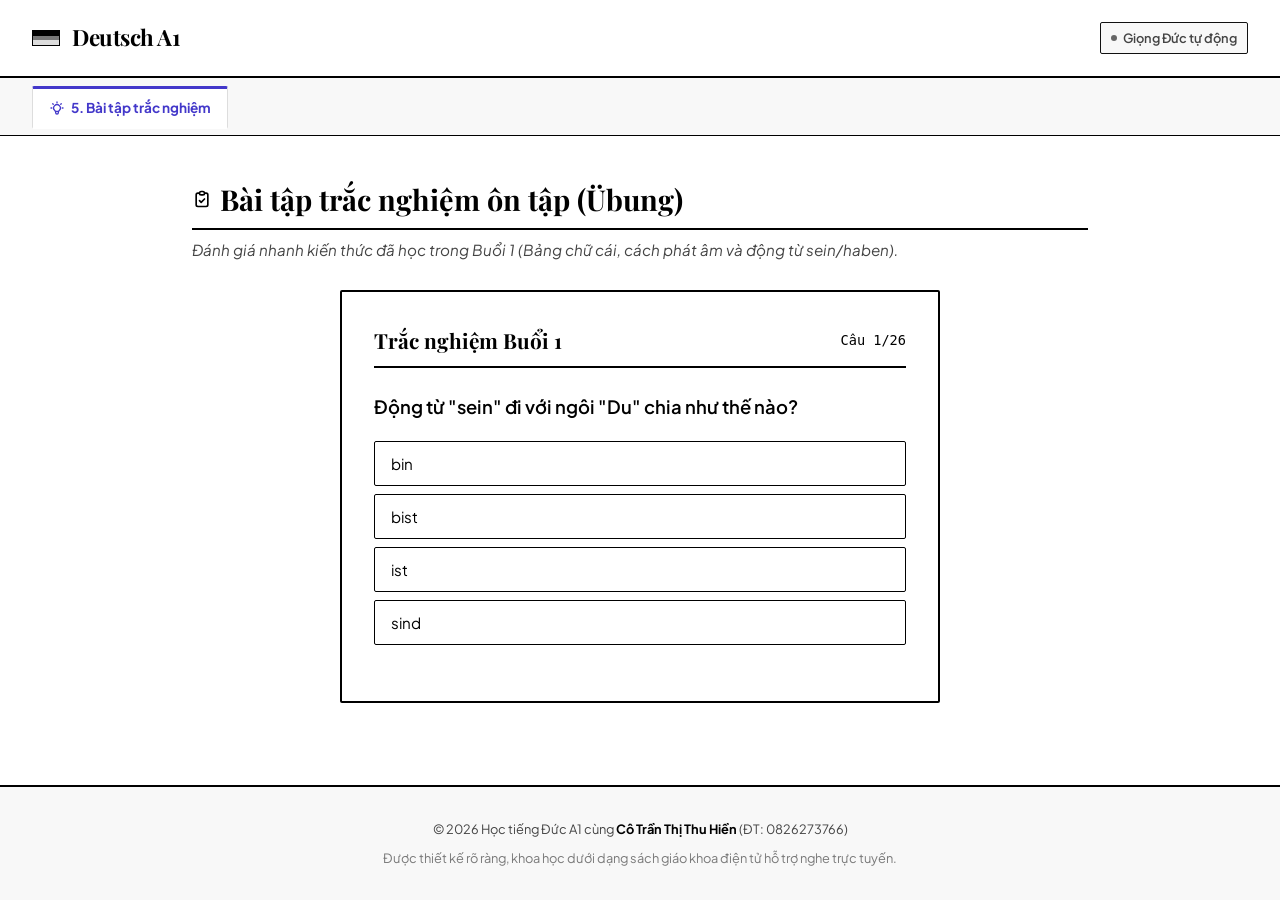
<file: quiz.html>
<!DOCTYPE html>
<html lang="vi">
<head>
  <meta charset="UTF-8">
  <meta name="viewport" content="width=device-width, initial-scale=1.0">
  <title>Trắc nghiệm Tiếng Đức A1 - Buổi 1</title>
  <meta name="description" content="Bài tập trắc nghiệm ôn tập tiếng Đức A1 Buổi 1. Ôn tập bảng chữ cái, phát âm, đại từ nhân xưng và chia động từ sein/haben.">
  <link rel="stylesheet" href="style.css">
  <style>
    /* Styling for the Back to lesson tab */
    .tab-btn {
      text-decoration: none;
    }
  </style>
</head>
<body>

  <!-- HEADER -->
  <header>
    <div class="logo-container">
      <div class="flag-logo">
        <div class="flag-stripe stripe-black"></div>
        <div class="flag-stripe stripe-red"></div>
        <div class="flag-stripe stripe-gold"></div>
      </div>
      <span class="logo-text">Deutsch A1</span>
    </div>
    <div class="controls-container">
      <div class="tts-status" id="ttsStatus" title="Trạng thái giọng đọc phát âm chuẩn">
        <span class="tts-indicator"></span> Đang tải giọng đọc...
      </div>
    </div>
  </header>

  <!-- NAVIGATION TABS -->
  <nav class="nav-tabs">
    <!-- <a href="index.html" class="tab-btn">
      <svg xmlns="http://www.w3.org/2000/svg" width="16" height="16" fill="none" viewBox="0 0 24 24" stroke="currentColor" stroke-width="2">
        <path stroke-linecap="round" stroke-linejoin="round" d="M10 19l-7-7m0 0l7-7m-7 7h18" />
      </svg>
      Quay lại Bài học
    </a> -->
    <a href="quiz.html" class="tab-btn active">
      <svg xmlns="http://www.w3.org/2000/svg" width="16" height="16" fill="none" viewBox="0 0 24 24" stroke="currentColor" stroke-width="2">
        <path stroke-linecap="round" stroke-linejoin="round" d="M9.663 17h4.673M12 3v1m6.364 1.636l-.707.707M21 12h-1M4 12H3m3.343-5.657l-.707-.707m2.828 9.9a5 5 0 117.072 0l-.548.547A3.374 3.374 0 0014 18.469V19a2 2 0 11-4 0v-.531c0-.895-.356-1.754-.988-2.386l-.548-.547z" />
      </svg>
      5. Bài tập trắc nghiệm
    </a>
  </nav>

  <!-- MAIN AREA -->
  <main>
    <div class="section-title">
      <svg xmlns="http://www.w3.org/2000/svg" width="28" height="28" fill="none" viewBox="0 0 24 24" stroke="currentColor" stroke-width="2">
        <path stroke-linecap="round" stroke-linejoin="round" d="M9 5H7a2 2 0 00-2 2v12a2 2 0 002 2h10a2 2 0 002-2V7a2 2 0 00-2-2h-2M9 5a2 2 0 002 2h2a2 2 0 002-2M9 5a2 2 0 012-2h2a2 2 0 012 2m-6 9l2 2 4-4" />
      </svg>
      Bài tập trắc nghiệm ôn tập (Übung)
    </div>
    <p class="section-subtitle">Đánh giá nhanh kiến thức đã học trong Buổi 1 (Bảng chữ cái, cách phát âm và động từ sein/haben).</p>
    
    <div class="quiz-container">
      
      <!-- Question screen -->
      <div id="quizQuestionView">
        <div class="quiz-header">
          <span class="quiz-title">Trắc nghiệm Buổi 1</span>
          <span class="quiz-progress-text" id="quizProgress">Câu 1/10</span>
        </div>
        
        <div class="quiz-question-box">
          <p class="quiz-question-text" id="quizQuestionText">Loading question...</p>
          <div class="quiz-options" id="quizOptions">
            <!-- Dynamically populated -->
          </div>
          
          <div class="quiz-feedback" id="quizFeedback"></div>
        </div>
        
        <div class="quiz-actions">
          <button class="btn-primary" id="quizNextBtn" style="display: none;">Câu tiếp theo</button>
        </div>
      </div>

      <!-- Result screen -->
      <div id="quizResultView" class="quiz-result" style="display: none;">
        <h3 style="font-size: 1.8rem;">Kết quả luyện tập</h3>
        <div class="result-score" id="quizFinalScore">0/10</div>
        <p class="result-feedback-text" id="quizFeedbackMsg">Tuyệt vời!</p>
        <div class="welcome-buttons" style="justify-content: center; margin-top: 1rem;">
          <button class="btn-primary" id="quizRestartBtn">Luyện tập lại</button>
          <a href="index.html" class="btn-secondary" style="text-decoration: none; display: inline-flex; align-items: center;">Quay lại bài học</a>
        </div>
      </div>

    </div>
  </main>

  <!-- FOOTER -->
  <footer>
    <p>© 2026 Học tiếng Đức A1 cùng <strong>Cô Trần Thị Thu Hiền</strong> (ĐT: 0826273766)</p>
    <p style="margin-top: 0.5rem; font-size: 0.8rem; opacity: 0.7;">Được thiết kế rõ ràng, khoa học dưới dạng sách giáo khoa điện tử hỗ trợ nghe trực tuyến.</p>
  </footer>

  <script src="quiz.js"></script>
</body>
</html>
</file>
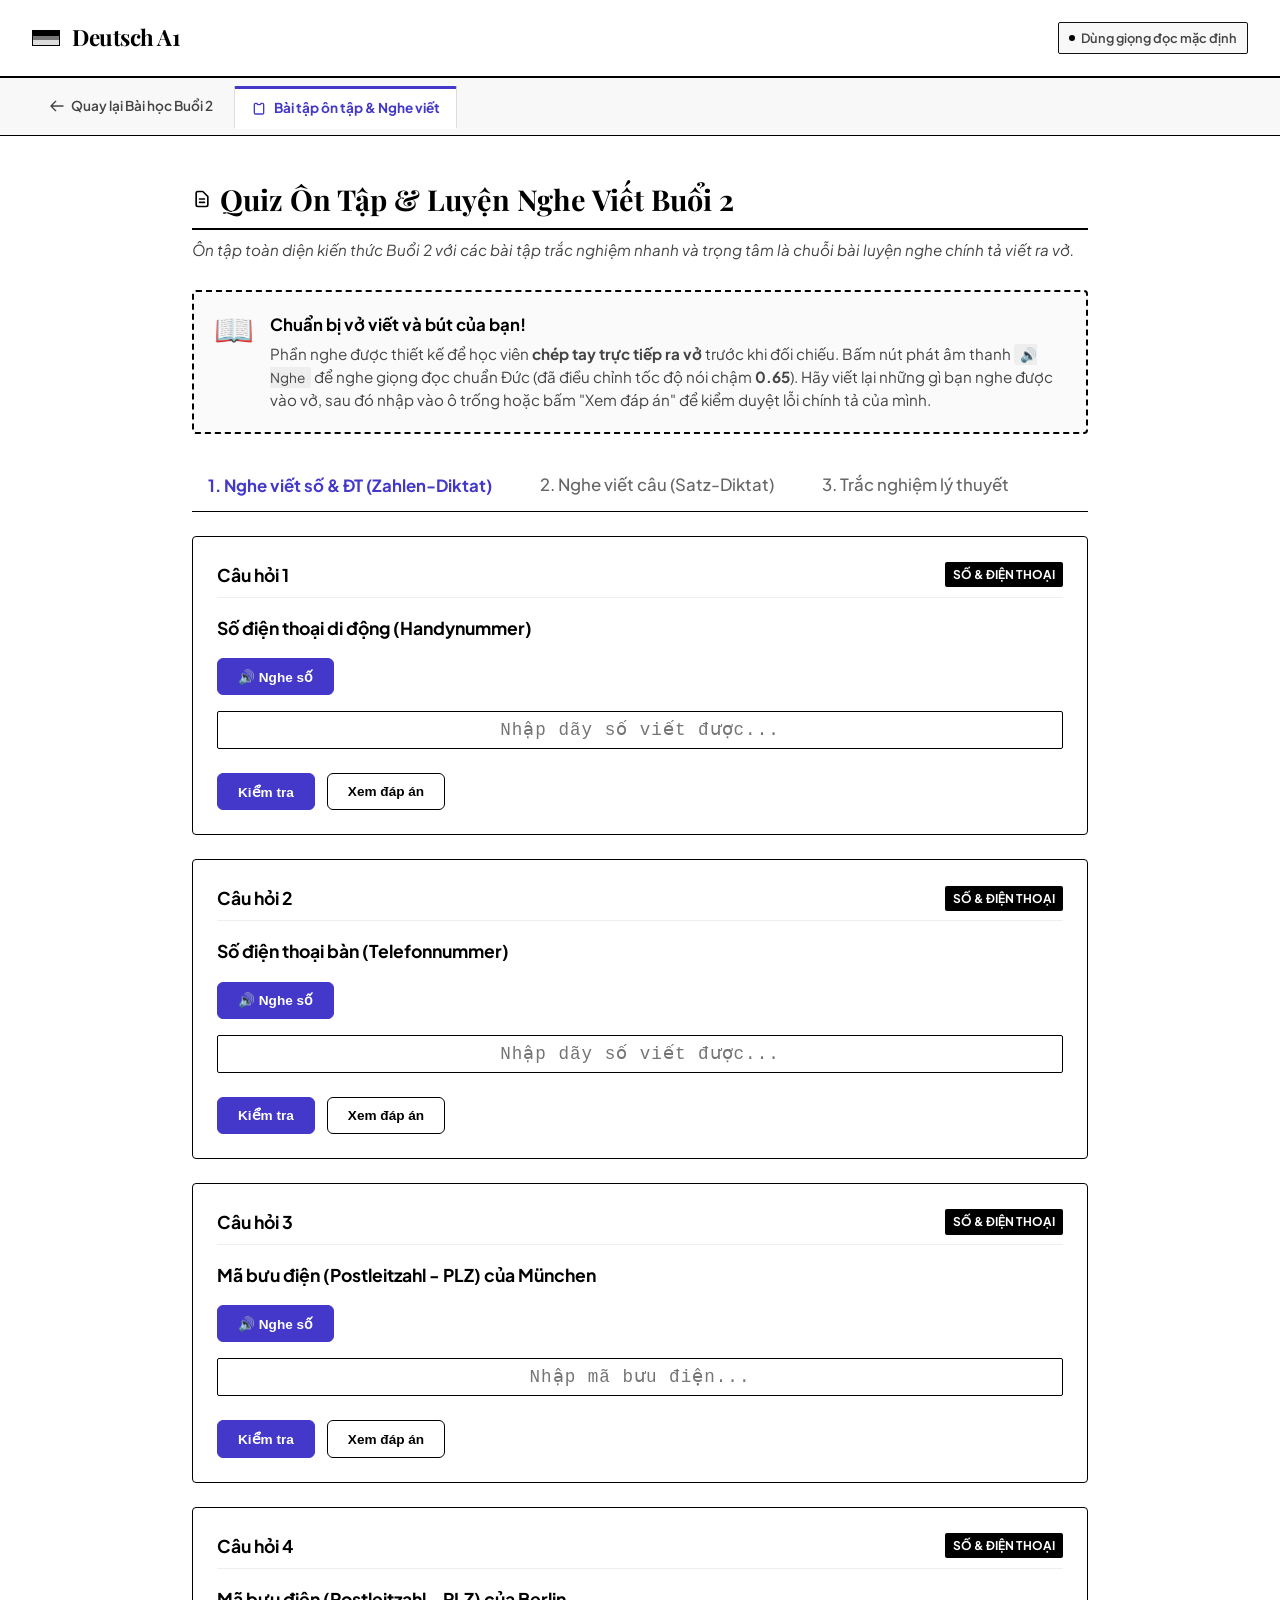
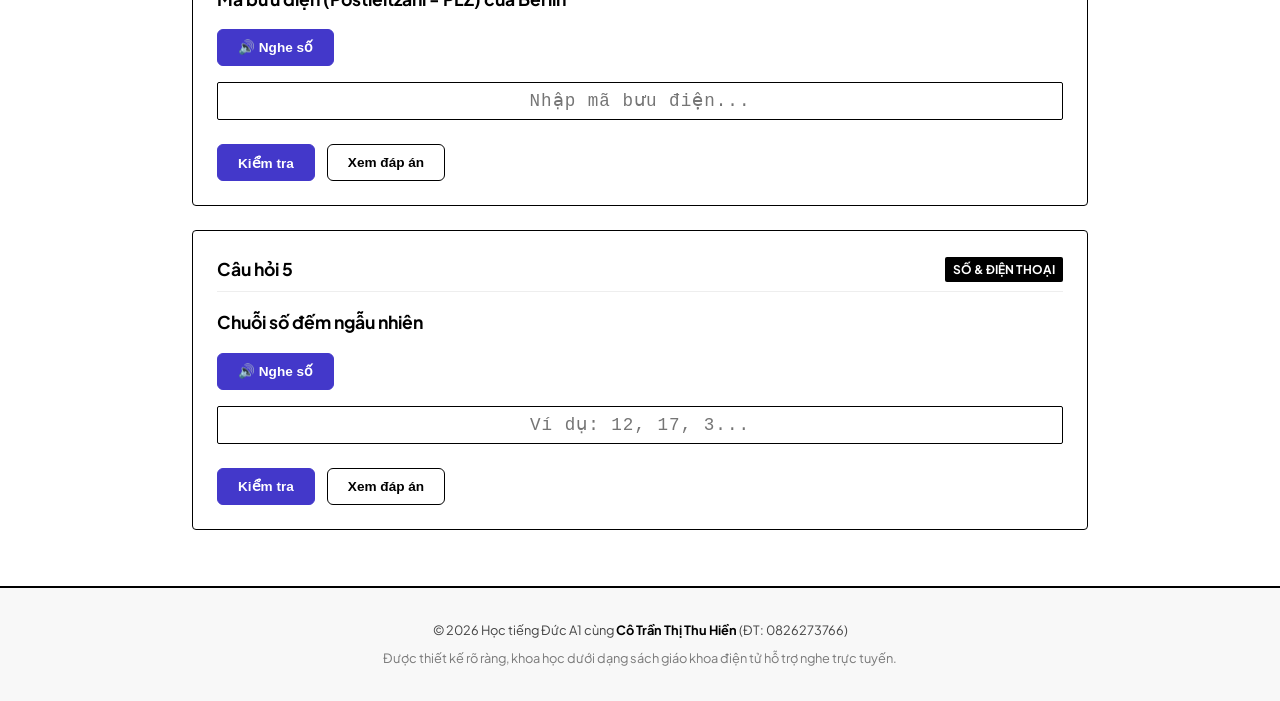
<file: quizbuoi2.html>
<!DOCTYPE html>
<html lang="vi">
<head>
  <meta charset="UTF-8">
  <meta name="viewport" content="width=device-width, initial-scale=1.0">
  <title>Quiz Ôn Tập & Luyện Nghe Viết - Buổi 2</title>
  <meta name="description" content="Bài ôn tập luyện nghe viết ra vở (Diktat) và trắc nghiệm lý thuyết cho bài học Tiếng Đức A1 - Buổi 2.">
  <link rel="stylesheet" href="style.css">
  <style>
    .nav-tabs a {
      text-decoration: none;
    }
    .notebook-instruction {
      background: #fafafa;
      border: 2px dashed #000;
      padding: 1.25rem;
      margin-bottom: 2rem;
      border-radius: 4px;
      display: flex;
      gap: 1rem;
      align-items: flex-start;
    }
    .notebook-icon {
      font-size: 2rem;
      line-height: 1;
    }
    .diktat-card {
      background: #fff;
      border: 1.5px solid #000;
      border-radius: 4px;
      padding: 1.5rem;
      margin-bottom: 1.5rem;
      transition: all 0.2s ease-in-out;
    }
    .diktat-card:hover {
      box-shadow: 0 4px 12px rgba(0,0,0,0.05);
    }
    .diktat-header {
      display: flex;
      justify-content: space-between;
      align-items: center;
      margin-bottom: 1rem;
      border-bottom: 1px solid #eee;
      padding-bottom: 0.5rem;
    }
    .diktat-number {
      font-size: 1.1rem;
      font-weight: 700;
    }
    .diktat-body {
      display: flex;
      flex-direction: column;
      gap: 1rem;
    }
    .diktat-audio-btn {
      display: inline-flex;
      align-items: center;
      gap: 0.5rem;
      align-self: flex-start;
    }
    .check-btn-container {
      display: flex;
      gap: 0.75rem;
      margin-top: 0.5rem;
    }
    .quiz-options {
      display: grid;
      grid-template-columns: 1fr;
      gap: 0.75rem;
      margin-top: 1rem;
    }
    .quiz-option {
      border: 1.5px solid #000;
      padding: 0.85rem 1.2rem;
      border-radius: 4px;
      cursor: pointer;
      font-weight: 500;
      transition: var(--transition);
      background: #fff;
      text-align: left;
    }
    .quiz-option:hover {
      background: var(--bg-hover);
    }
    .quiz-option.correct {
      background-color: var(--success-bg) !important;
      border-color: #137333 !important;
      color: var(--success-text) !important;
    }
    .quiz-option.wrong {
      background-color: var(--error-bg) !important;
      border-color: #c5221f !important;
      color: var(--error-text) !important;
    }
    .badge-listening {
      background: #000;
      color: #fff;
      padding: 0.2rem 0.5rem;
      font-size: 0.75rem;
      font-weight: 700;
      border-radius: 2px;
      text-transform: uppercase;
    }
    .badge-quiz {
      background: #444;
      color: #fff;
      padding: 0.2rem 0.5rem;
      font-size: 0.75rem;
      font-weight: 700;
      border-radius: 2px;
      text-transform: uppercase;
    }
  </style>
</head>
<body>

  <!-- HEADER -->
  <header>
    <div class="logo-container">
      <div class="flag-logo">
        <div class="flag-stripe stripe-black"></div>
        <div class="flag-stripe stripe-red"></div>
        <div class="flag-stripe stripe-gold"></div>
      </div>
      <span class="logo-text">Deutsch A1</span>
    </div>
    <div class="controls-container">
      <div class="tts-status" id="ttsStatus" title="Trạng thái giọng đọc phát âm chuẩn">
        <span class="tts-indicator"></span> Đang tải giọng đọc...
      </div>
    </div>
  </header>

  <!-- NAVIGATION TABS -->
  <nav class="nav-tabs">
    <a href="buoi2.html" class="tab-btn">
      <svg xmlns="http://www.w3.org/2000/svg" width="16" height="16" fill="none" viewBox="0 0 24 24" stroke="currentColor" stroke-width="2">
        <path stroke-linecap="round" stroke-linejoin="round" d="M10 19l-7-7m0 0l7-7m-7 7h18" />
      </svg>
      Quay lại Bài học Buổi 2
    </a>
    <a href="quizbuoi2.html" class="tab-btn active">
      <svg xmlns="http://www.w3.org/2000/svg" width="16" height="16" fill="none" viewBox="0 0 24 24" stroke="currentColor" stroke-width="2">
        <path stroke-linecap="round" stroke-linejoin="round" d="M9 5H7a2 2 0 00-2 2v12a2 2 0 002 2h10a2 2 0 002-2V7a2 2 0 00-2-2h-2M9 5a2 2 0 002 2h2a2 2 0 002-2" />
      </svg>
      Bài tập ôn tập & Nghe viết
    </a>
  </nav>

  <!-- MAIN AREA -->
  <main>
    <div class="section-title">
      <svg xmlns="http://www.w3.org/2000/svg" width="28" height="28" fill="none" viewBox="0 0 24 24" stroke="currentColor" stroke-width="2">
        <path stroke-linecap="round" stroke-linejoin="round" d="M9 12h6m-6 4h6m2 5H7a2 2 0 01-2-2V5a2 2 0 012-2h5.586a1 1 0 01.707.293l5.414 5.414a1 1 0 01.293.707V19a2 2 0 01-2 2z" />
      </svg>
      Quiz Ôn Tập & Luyện Nghe Viết Buổi 2
    </div>
    <p class="section-subtitle">Ôn tập toàn diện kiến thức Buổi 2 với các bài tập trắc nghiệm nhanh và trọng tâm là chuỗi bài luyện nghe chính tả viết ra vở.</p>

    <!-- INSTRUCTION -->
    <div class="notebook-instruction">
      <div class="notebook-icon">📖</div>
      <div>
        <strong style="display: block; margin-bottom: 0.25rem; font-size: 1.05rem;">Chuẩn bị vở viết và bút của bạn!</strong>
        <p style="color: var(--text-muted); font-size: 0.95rem; line-height: 1.5;">
          Phần nghe được thiết kế để học viên <strong>chép tay trực tiếp ra vở</strong> trước khi đối chiếu. 
          Bấm nút phát âm thanh <span style="background:#eee; padding:2px 6px; border-radius:3px; font-size:0.85rem;">🔊 Nghe</span> để nghe giọng đọc chuẩn Đức (đã điều chỉnh tốc độ nói chậm <strong>0.65</strong>). Hãy viết lại những gì bạn nghe được vào vở, sau đó nhập vào ô trống hoặc bấm "Xem đáp án" để kiểm duyệt lỗi chính tả của mình.
        </p>
      </div>
    </div>

    <!-- QUIZ NAV TABS -->
    <div style="display: flex; gap: 1rem; border-bottom: 1.5px solid #000; padding-bottom: 0.5rem; margin-bottom: 1.5rem;">
      <button class="tab-btn active" id="tabDiktatZahlenBtn" style="background: none; border: none; font-size: 1.05rem; font-weight: 700; cursor: pointer; padding: 0.5rem 1rem; font-family: inherit;">
        1. Nghe viết số & ĐT (Zahlen-Diktat)
      </button>
      <button class="tab-btn" id="tabDiktatSaetzeBtn" style="background: none; border: none; font-size: 1.05rem; font-weight: 500; cursor: pointer; color: var(--text-light); padding: 0.5rem 1rem; font-family: inherit;">
        2. Nghe viết câu (Satz-Diktat)
      </button>
      <button class="tab-btn" id="tabQuizTheoryBtn" style="background: none; border: none; font-size: 1.05rem; font-weight: 500; cursor: pointer; color: var(--text-light); padding: 0.5rem 1rem; font-family: inherit;">
        3. Trắc nghiệm lý thuyết
      </button>
    </div>

    <!-- SECTION 1: ZAHLEN DIKTAT -->
    <div id="sectionDiktatZahlen">
      <div id="zahlenQuestionsContainer">
        <!-- Dynamically Generated -->
      </div>
    </div>

    <!-- SECTION 2: SATZ DIKTAT -->
    <div id="sectionDiktatSaetze" style="display: none;">
      <div id="saetzeQuestionsContainer">
        <!-- Dynamically Generated -->
      </div>
    </div>

    <!-- SECTION 3: QUIZ THEORY -->
    <div id="sectionQuizTheory" style="display: none;">
      <div class="diktat-card" id="theoryQuizCard" style="max-width: 700px; margin: 0 auto;">
        <div class="diktat-header">
          <span class="diktat-number" id="theoryProgress">Câu 1 / 5</span>
          <span class="badge-quiz">Trắc nghiệm</span>
        </div>
        <div class="diktat-body" style="gap: 1.5rem;">
          <p id="theoryQuestionText" style="font-size: 1.25rem; font-weight: 600; line-height: 1.5;">Loading Question...</p>
          <div class="quiz-options" id="theoryOptions">
            <!-- Populated dynamically -->
          </div>
          <div class="quiz-feedback" id="theoryFeedback" style="display: none;"></div>
          
          <div class="check-btn-container" style="justify-content: flex-end;">
            <button class="btn-primary" id="theoryNextBtn" style="display: none;">Câu tiếp theo</button>
          </div>
        </div>
      </div>

      <div class="diktat-card" id="theoryResultCard" style="max-width: 600px; margin: 0 auto; display: none; text-align: center; padding: 2rem;">
        <h3 style="font-size: 1.8rem; margin-bottom: 1rem;">Kết quả trắc nghiệm</h3>
        <div class="result-score" id="theoryScore" style="font-size: 3rem; font-weight: 800; margin: 1rem 0; border: 2px solid #000; display: inline-block; padding: 0.5rem 2rem; border-radius: 4px;">0/5</div>
        <p id="theoryResultFeedback" style="font-size: 1.1rem; color: var(--text-muted); margin-bottom: 1.5rem;">Tuyệt vời!</p>
        <div style="display: flex; gap: 0.75rem; justify-content: center;">
          <button class="btn-primary" id="btnRestartTheory">Làm lại trắc nghiệm</button>
          <button class="btn-secondary" id="btnGoToDashboard" style="display: block;">Về tổng quan Buổi 2</button>
        </div>
      </div>
    </div>

    <!-- OVERALL RESULT SUMMARY IN MAIN BOARD -->
    <div class="diktat-card" id="overallSummaryCard" style="margin-top: 3rem; text-align: center; display: none; background: #fafafa; border: 2px solid #000;">
      <h3 style="font-size: 1.6rem; margin-bottom: 0.5rem;">🎉 Hoàn thành ôn tập Buổi 2!</h3>
      <p style="color: var(--text-muted); margin-bottom: 1.5rem;">Bạn đã hoàn thành xuất sắc toàn bộ phần nghe chính tả ra vở và bài ôn tập lý thuyết.</p>
      <div style="display: flex; gap: 2rem; justify-content: center; margin-bottom: 1.5rem;">
        <div>
          <div style="font-size: 0.9rem; text-transform: uppercase; letter-spacing: 1px; color: var(--text-light);">Nghe số (Zahlen)</div>
          <strong style="font-size: 1.8rem;" id="summaryZahlenPct">100%</strong>
        </div>
        <div style="border-right: 1px solid #ddd;"></div>
        <div>
          <div style="font-size: 0.9rem; text-transform: uppercase; letter-spacing: 1px; color: var(--text-light);">Nghe câu (Sätze)</div>
          <strong style="font-size: 1.8rem;" id="summarySaetzePct">100%</strong>
        </div>
        <div style="border-right: 1px solid #ddd;"></div>
        <div>
          <div style="font-size: 0.9rem; text-transform: uppercase; letter-spacing: 1px; color: var(--text-light);">Lý thuyết (Quiz)</div>
          <strong style="font-size: 1.8rem;" id="summaryTheoryScore">0/5</strong>
        </div>
      </div>
      <button class="btn-primary" onclick="window.location.href='buoi2.html'">Quay về Tổng quan khóa học</button>
    </div>

  </main>

  <!-- FOOTER -->
  <footer>
    <p>© 2026 Học tiếng Đức A1 cùng <strong>Cô Trần Thị Thu Hiền</strong> (ĐT: 0826273766)</p>
    <p style="margin-top: 0.5rem; font-size: 0.8rem; opacity: 0.7;">Được thiết kế rõ ràng, khoa học dưới dạng sách giáo khoa điện tử hỗ trợ nghe trực tuyến.</p>
  </footer>

  <script src="quizbuoi2.js"></script>
</body>
</html>
</file>
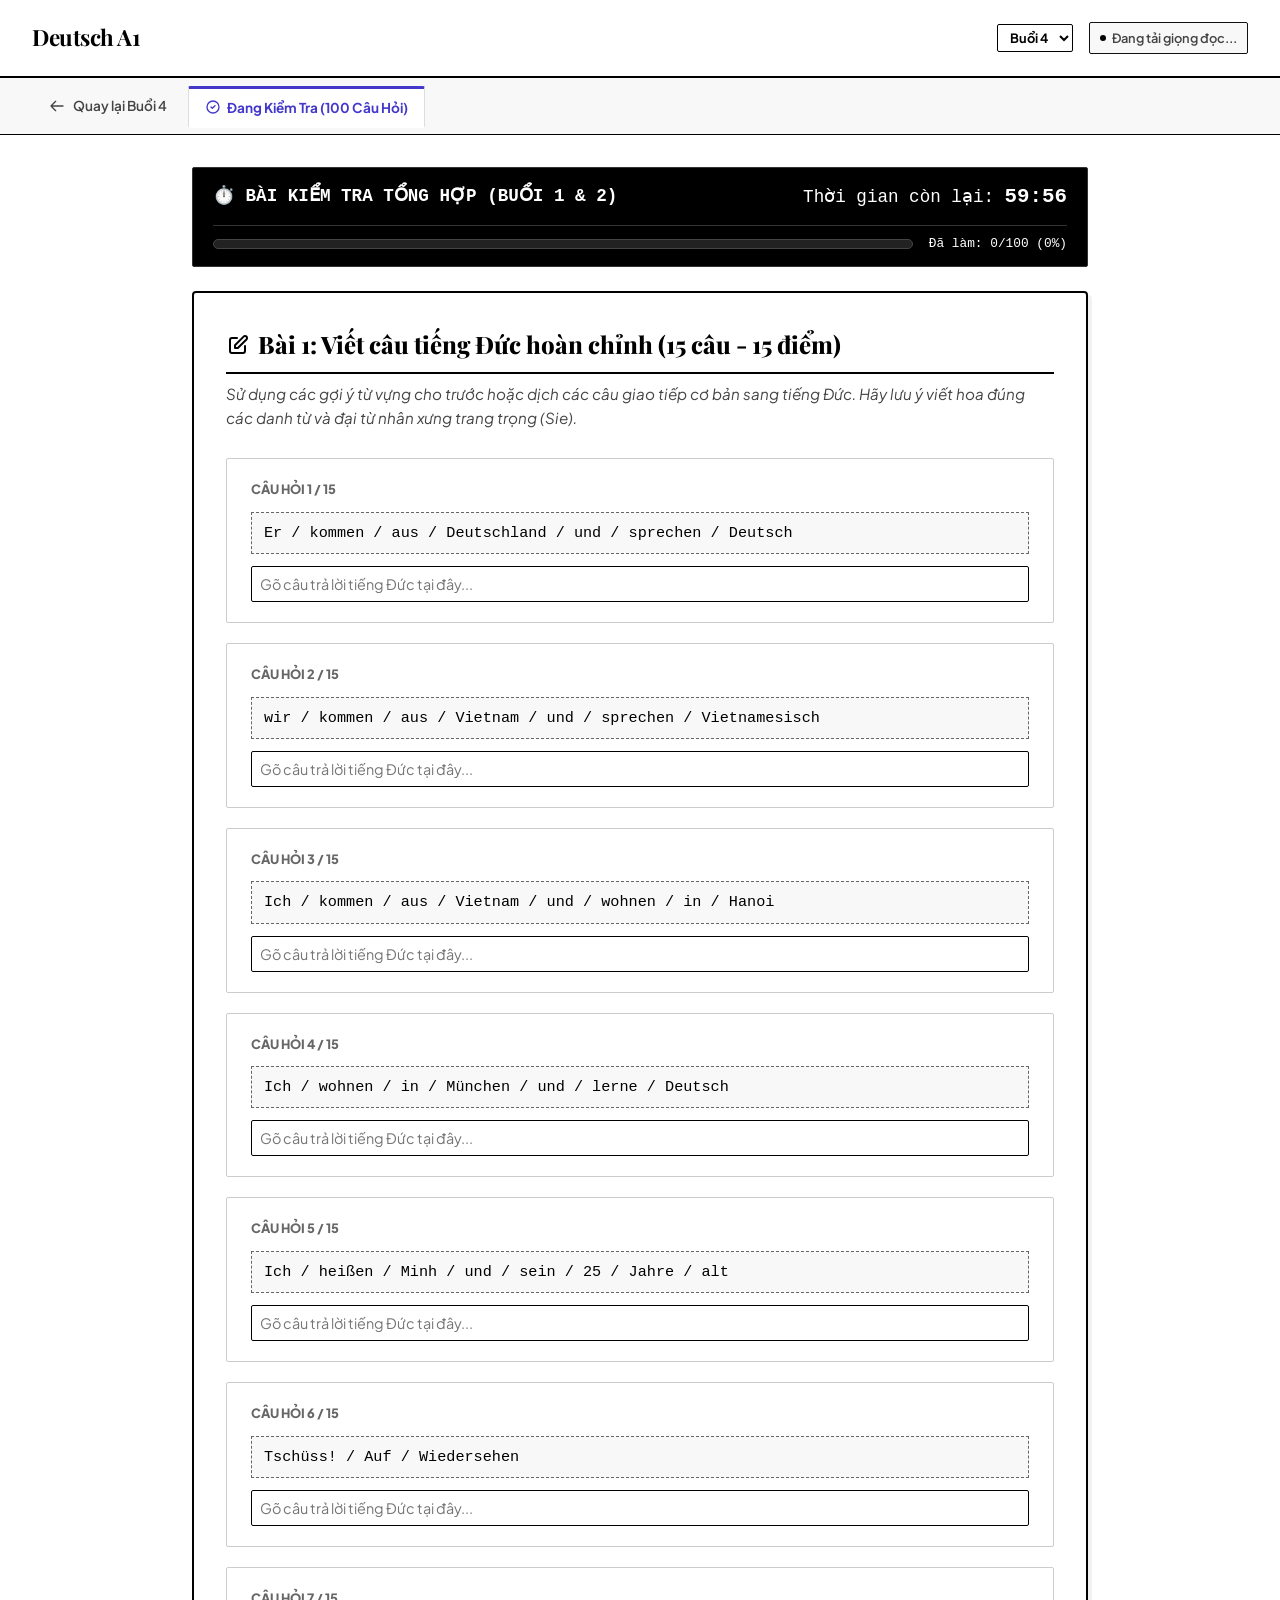
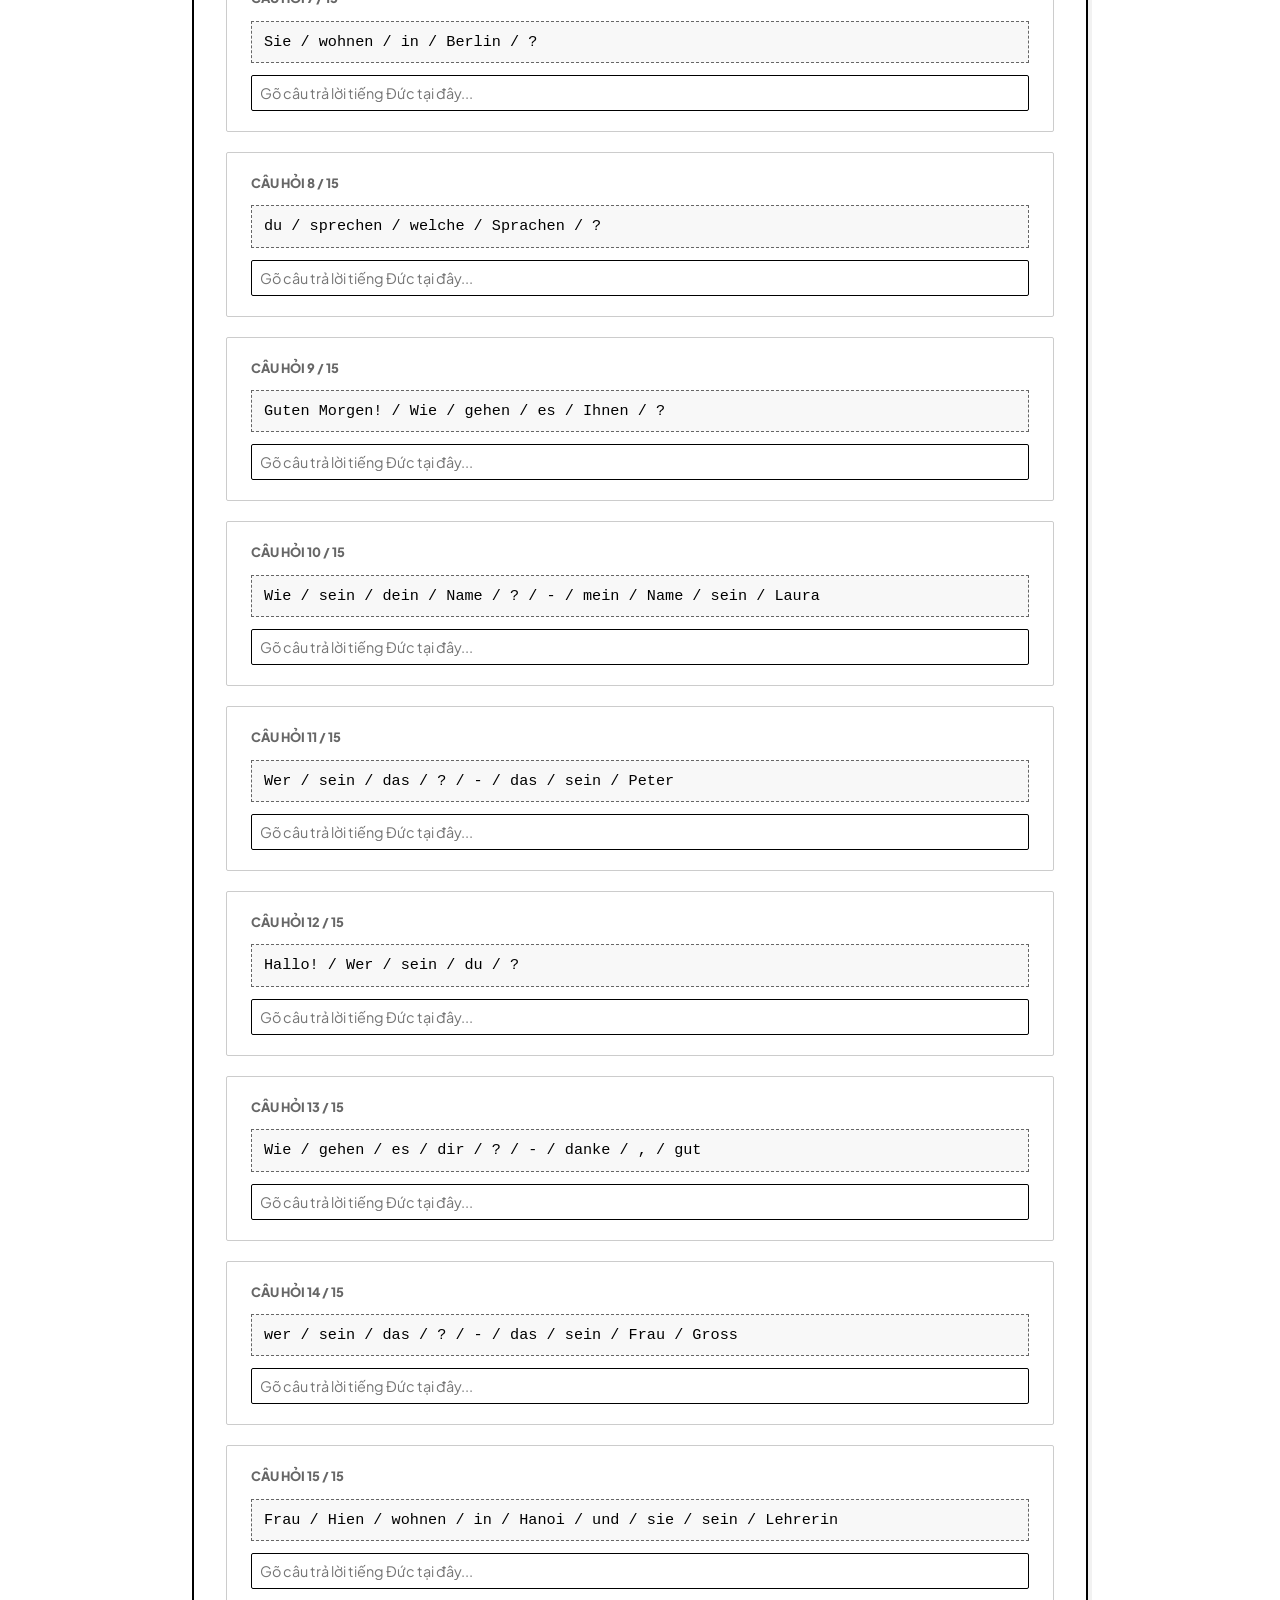
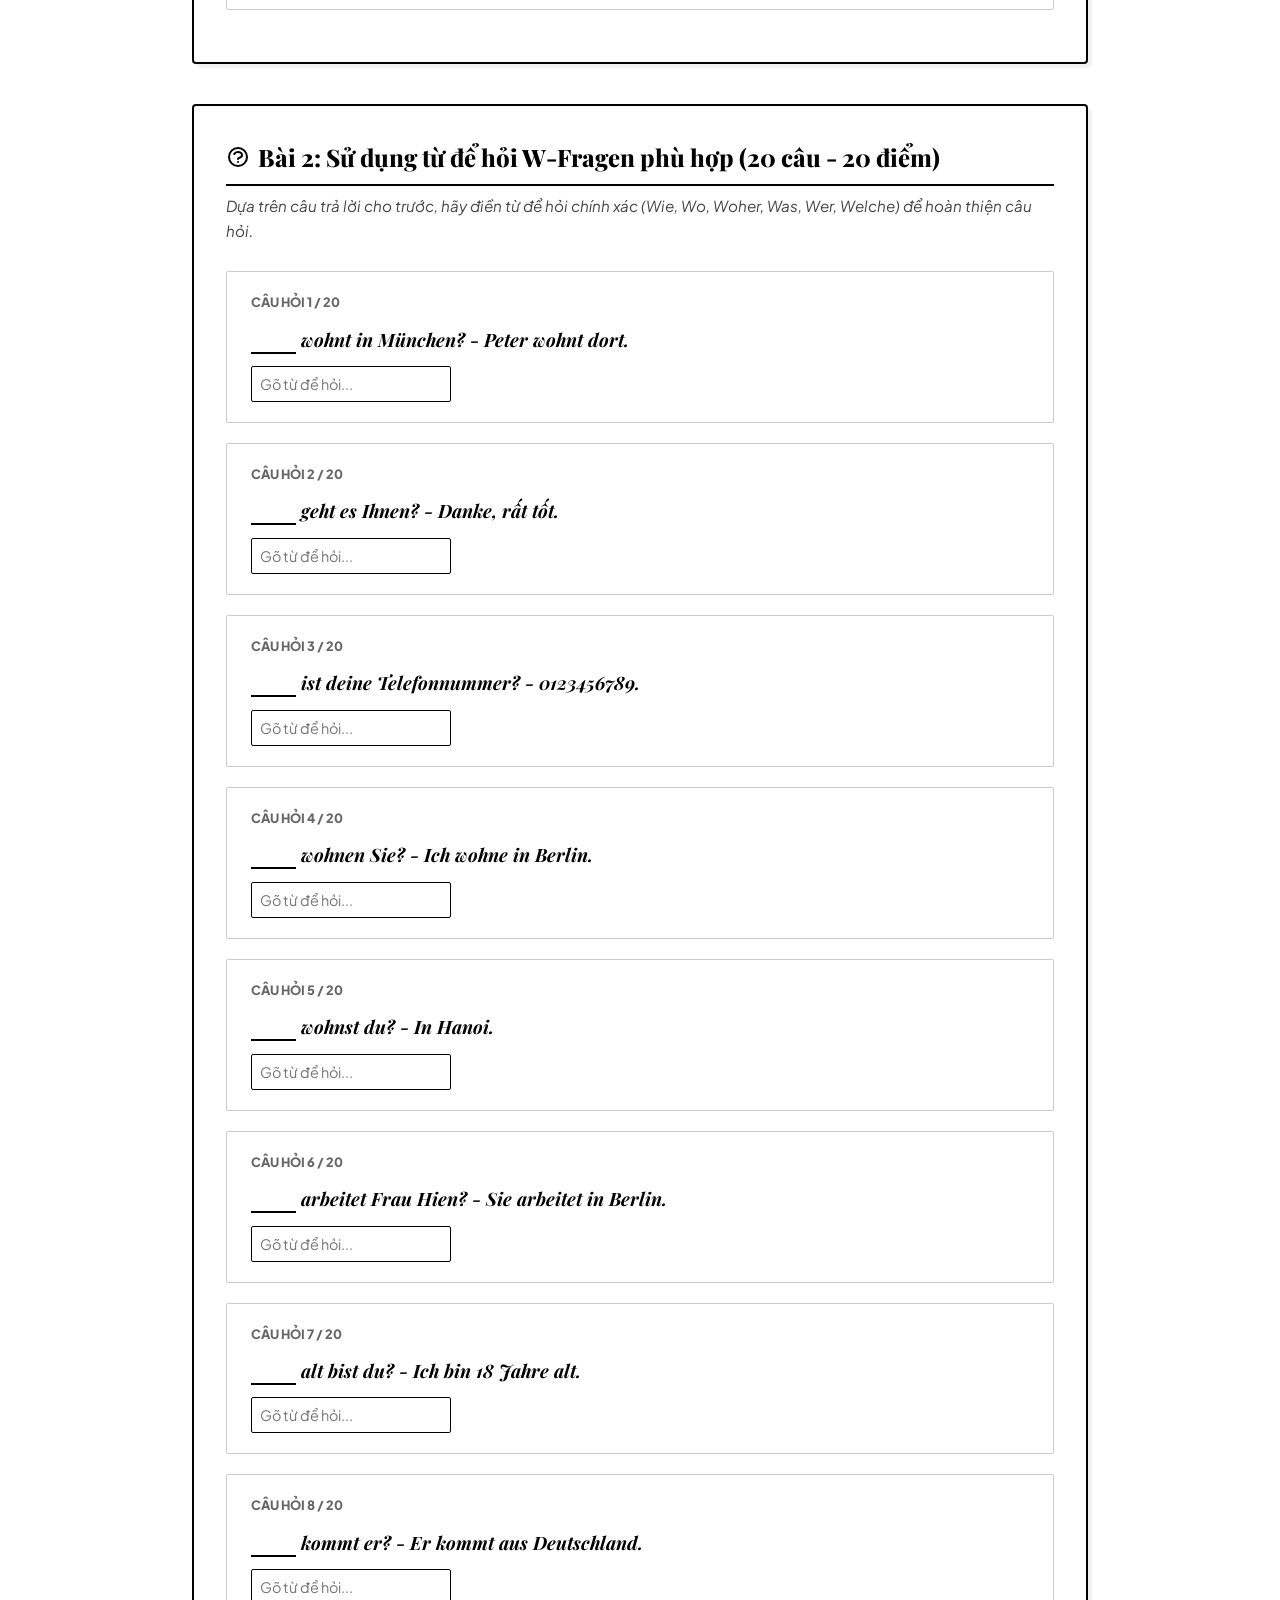
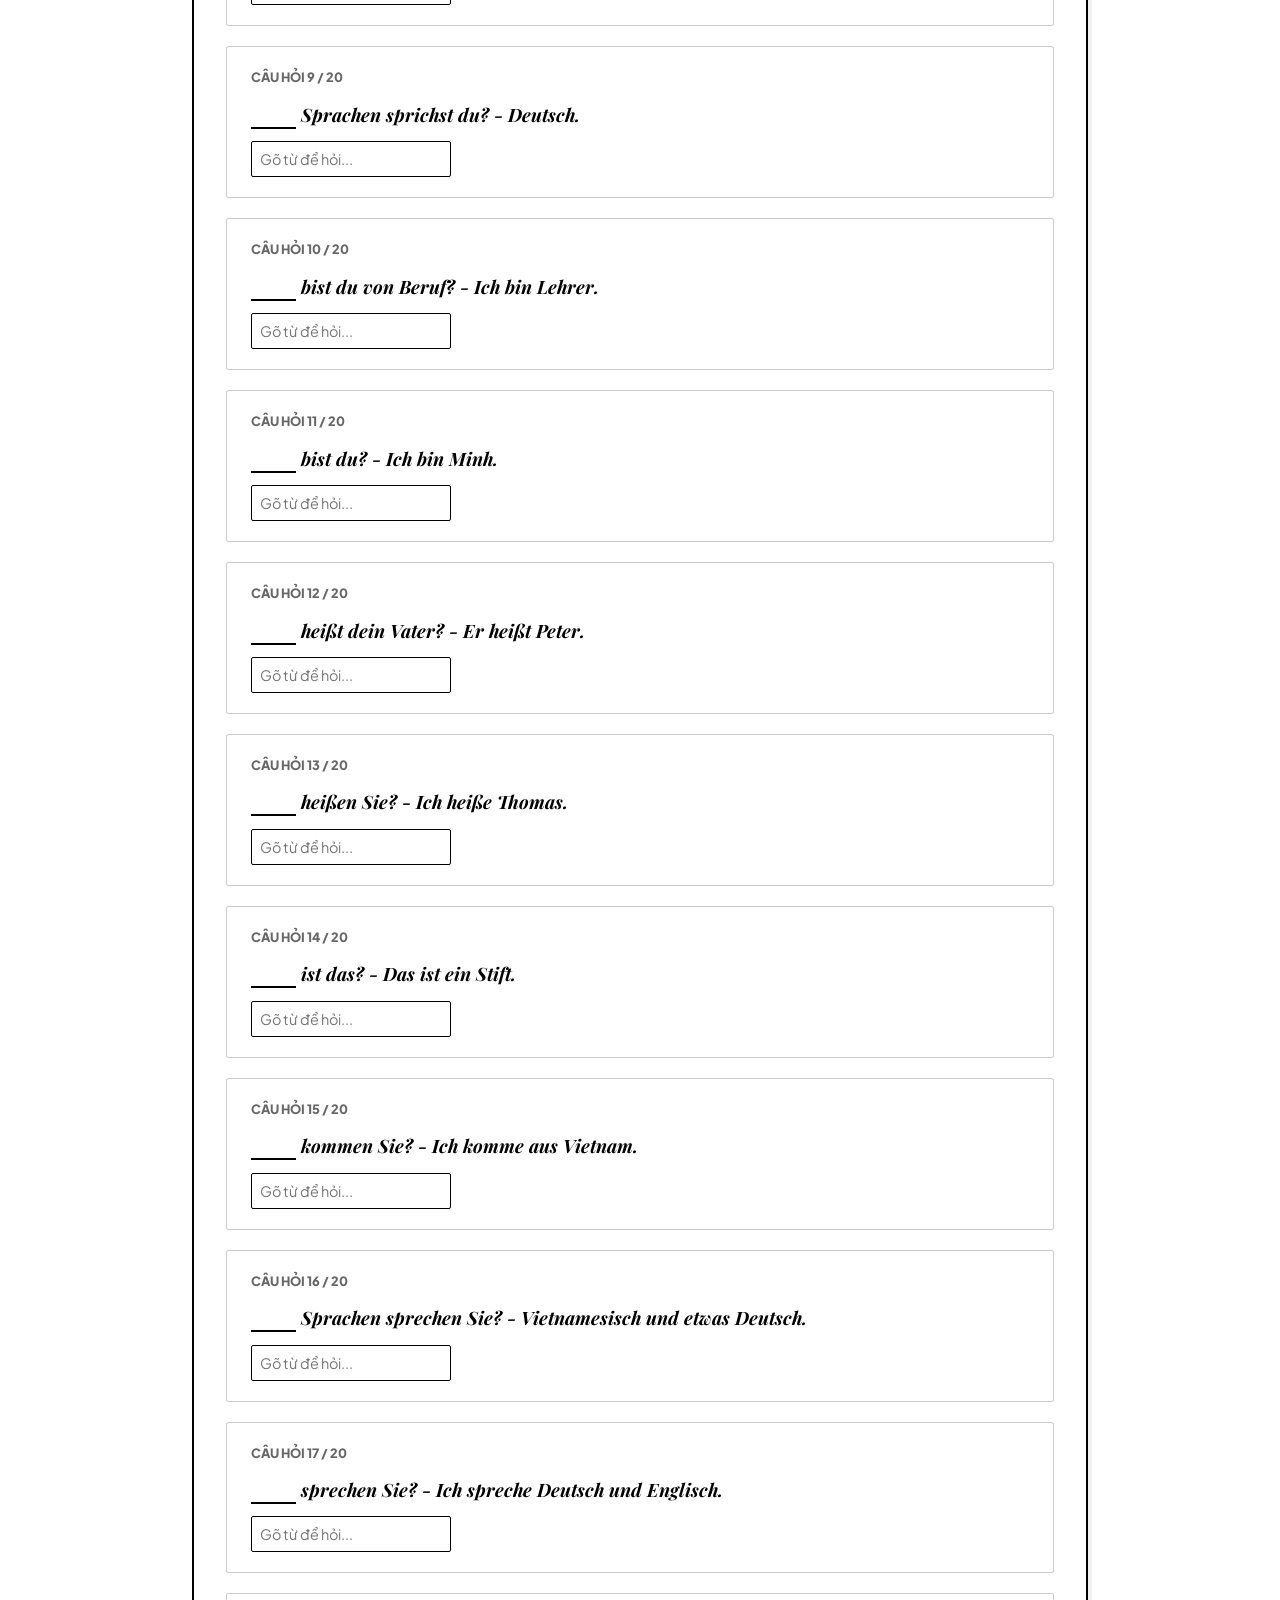
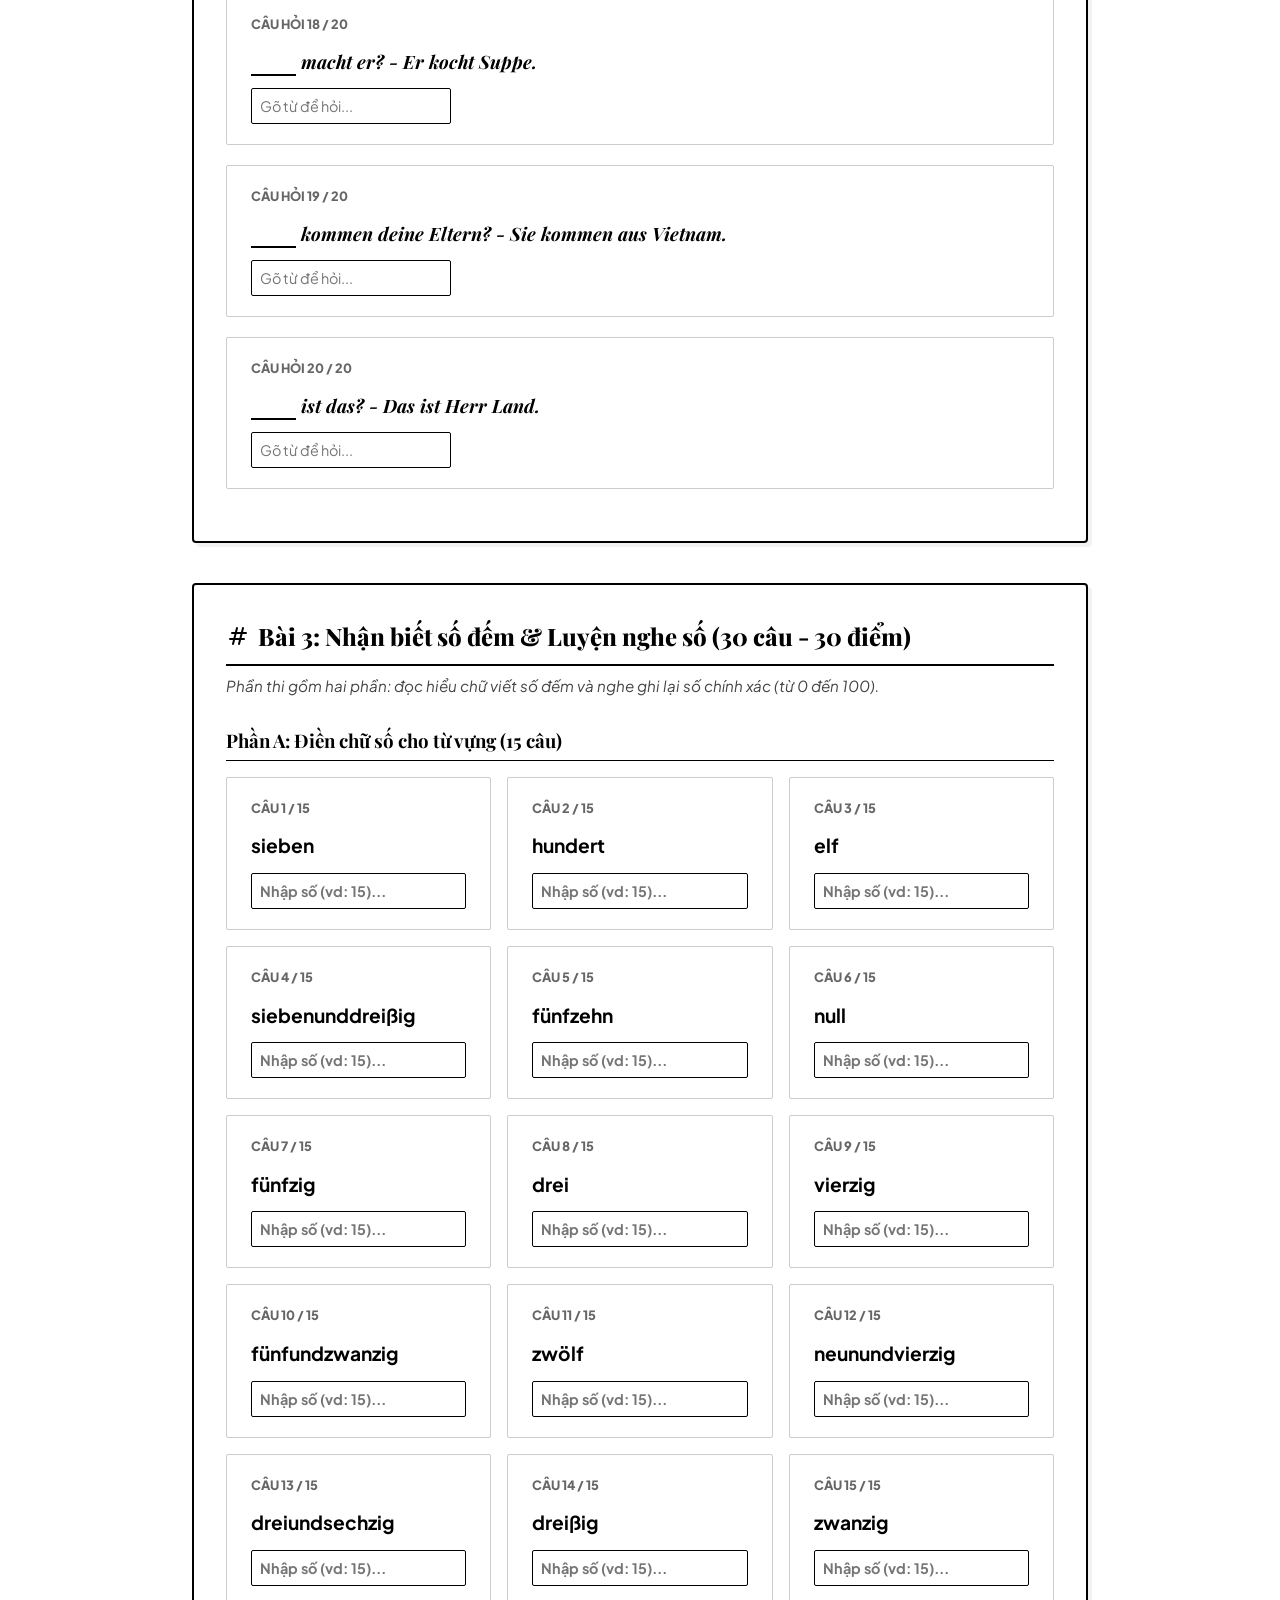
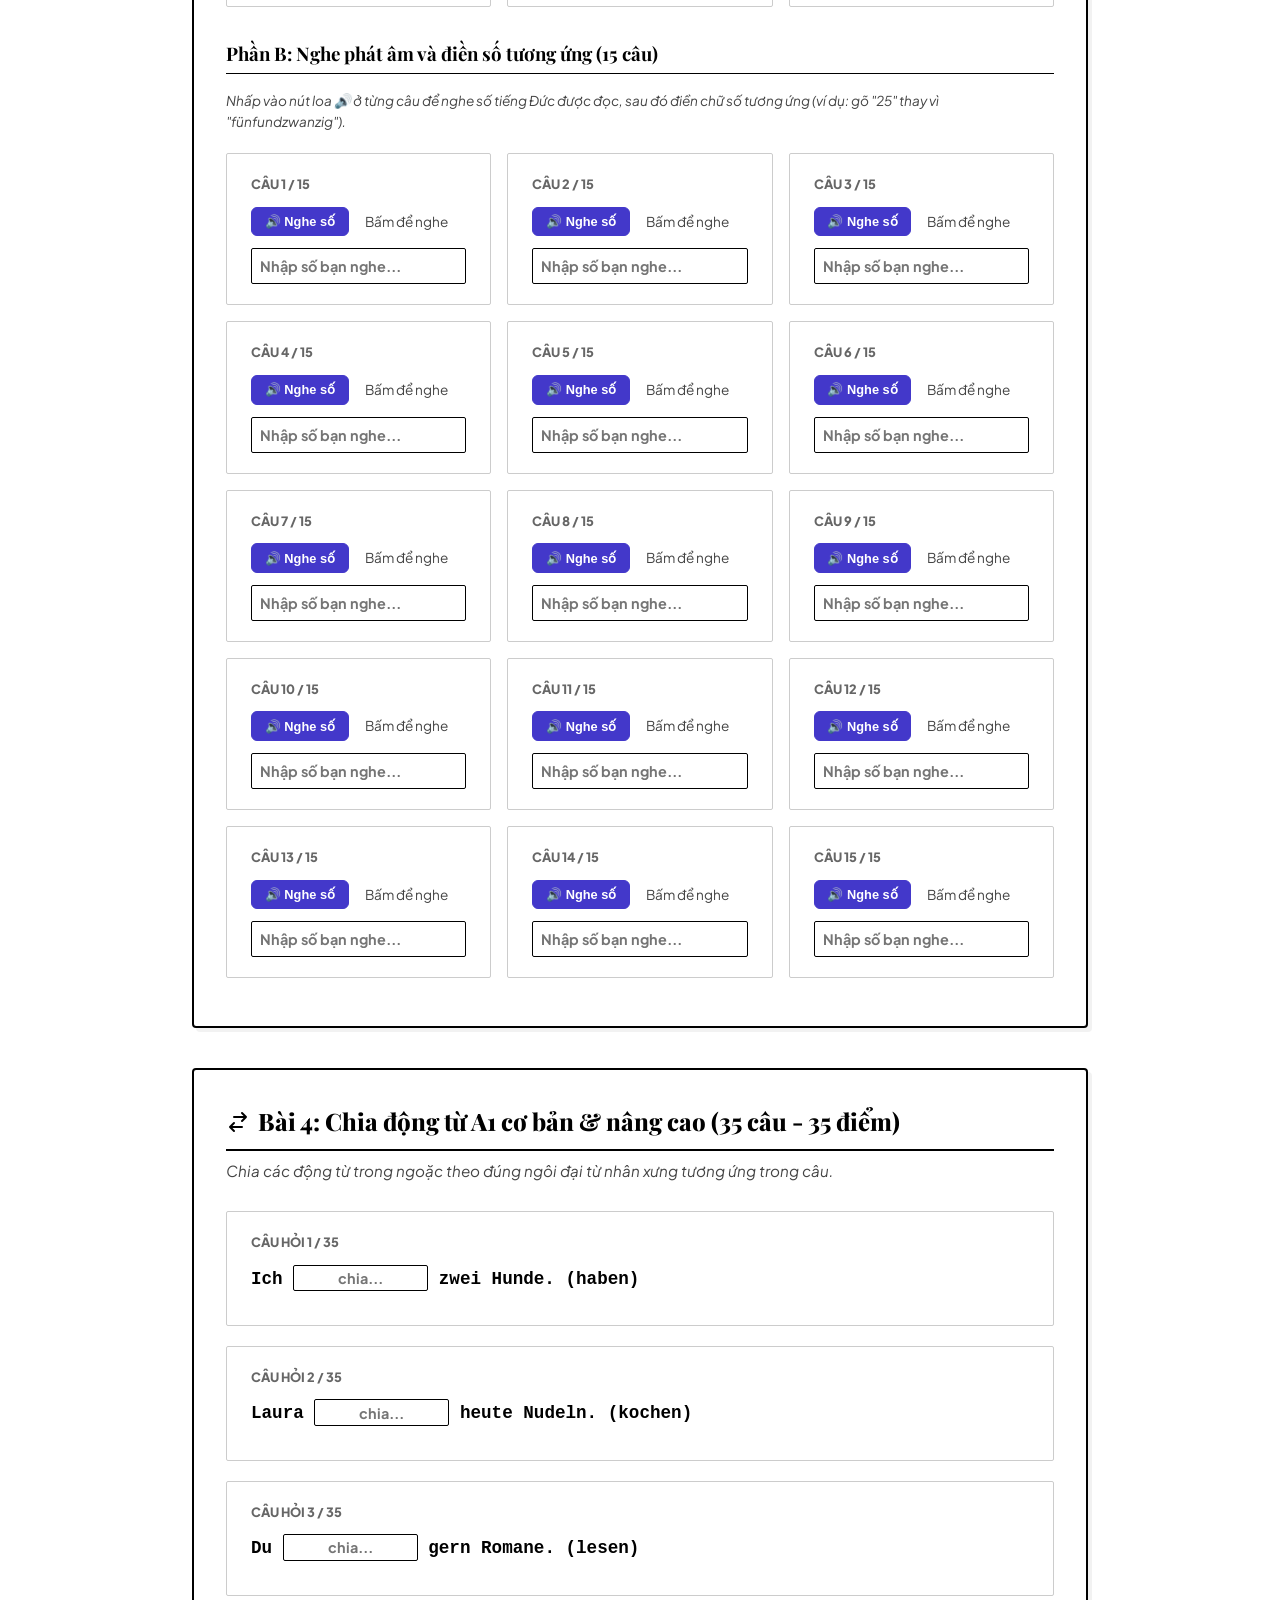
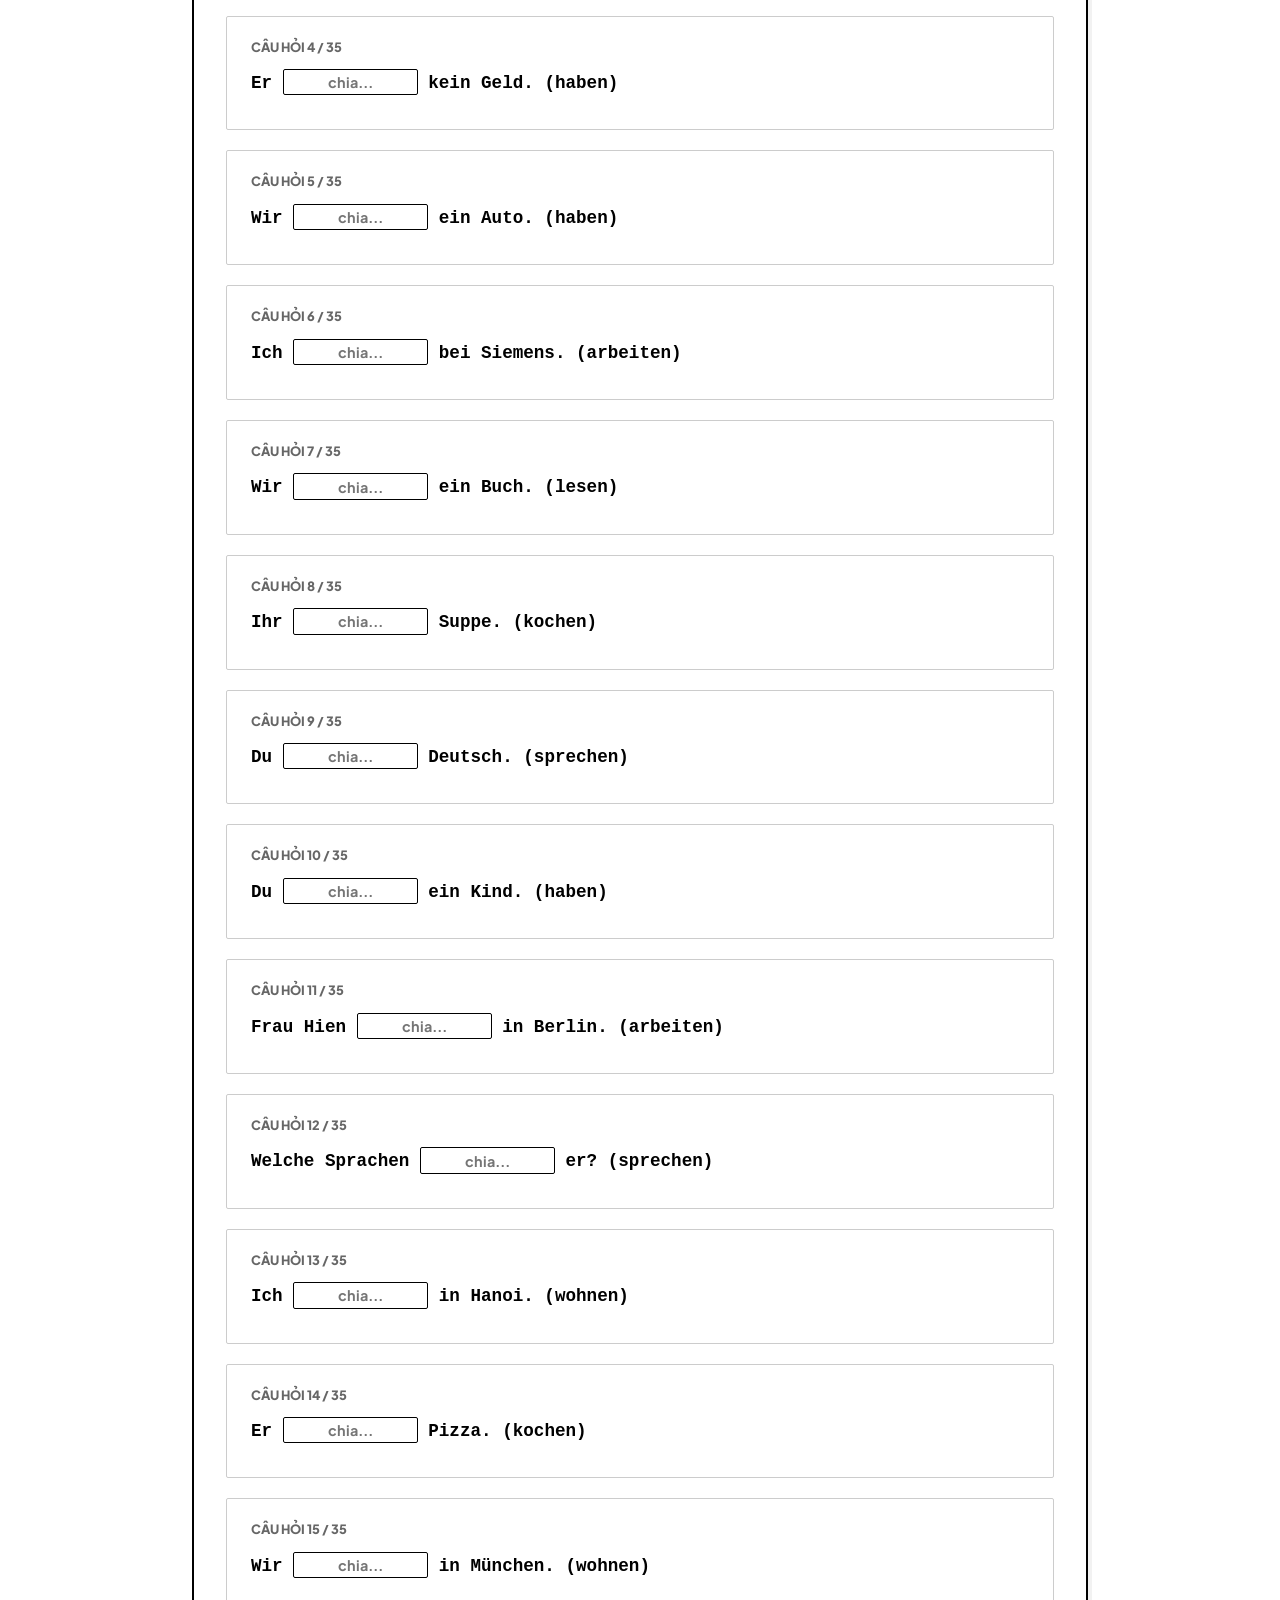
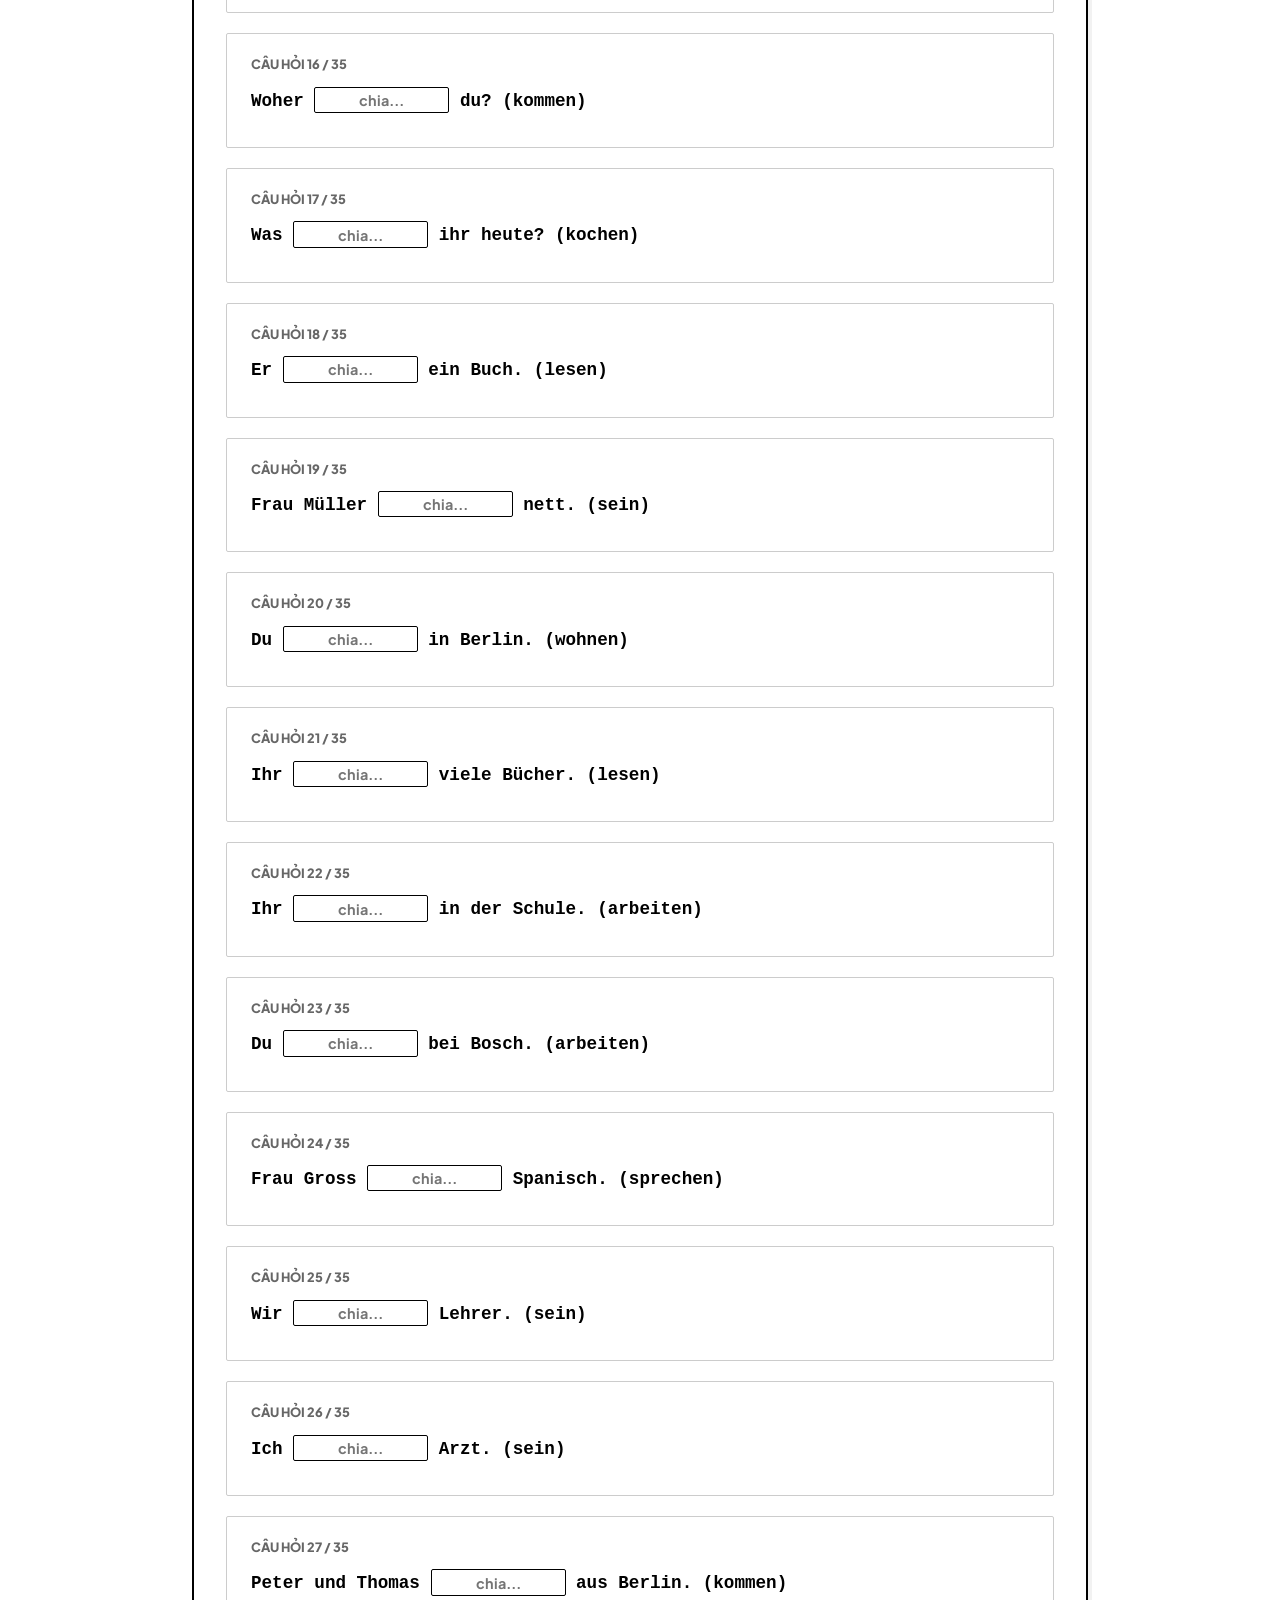
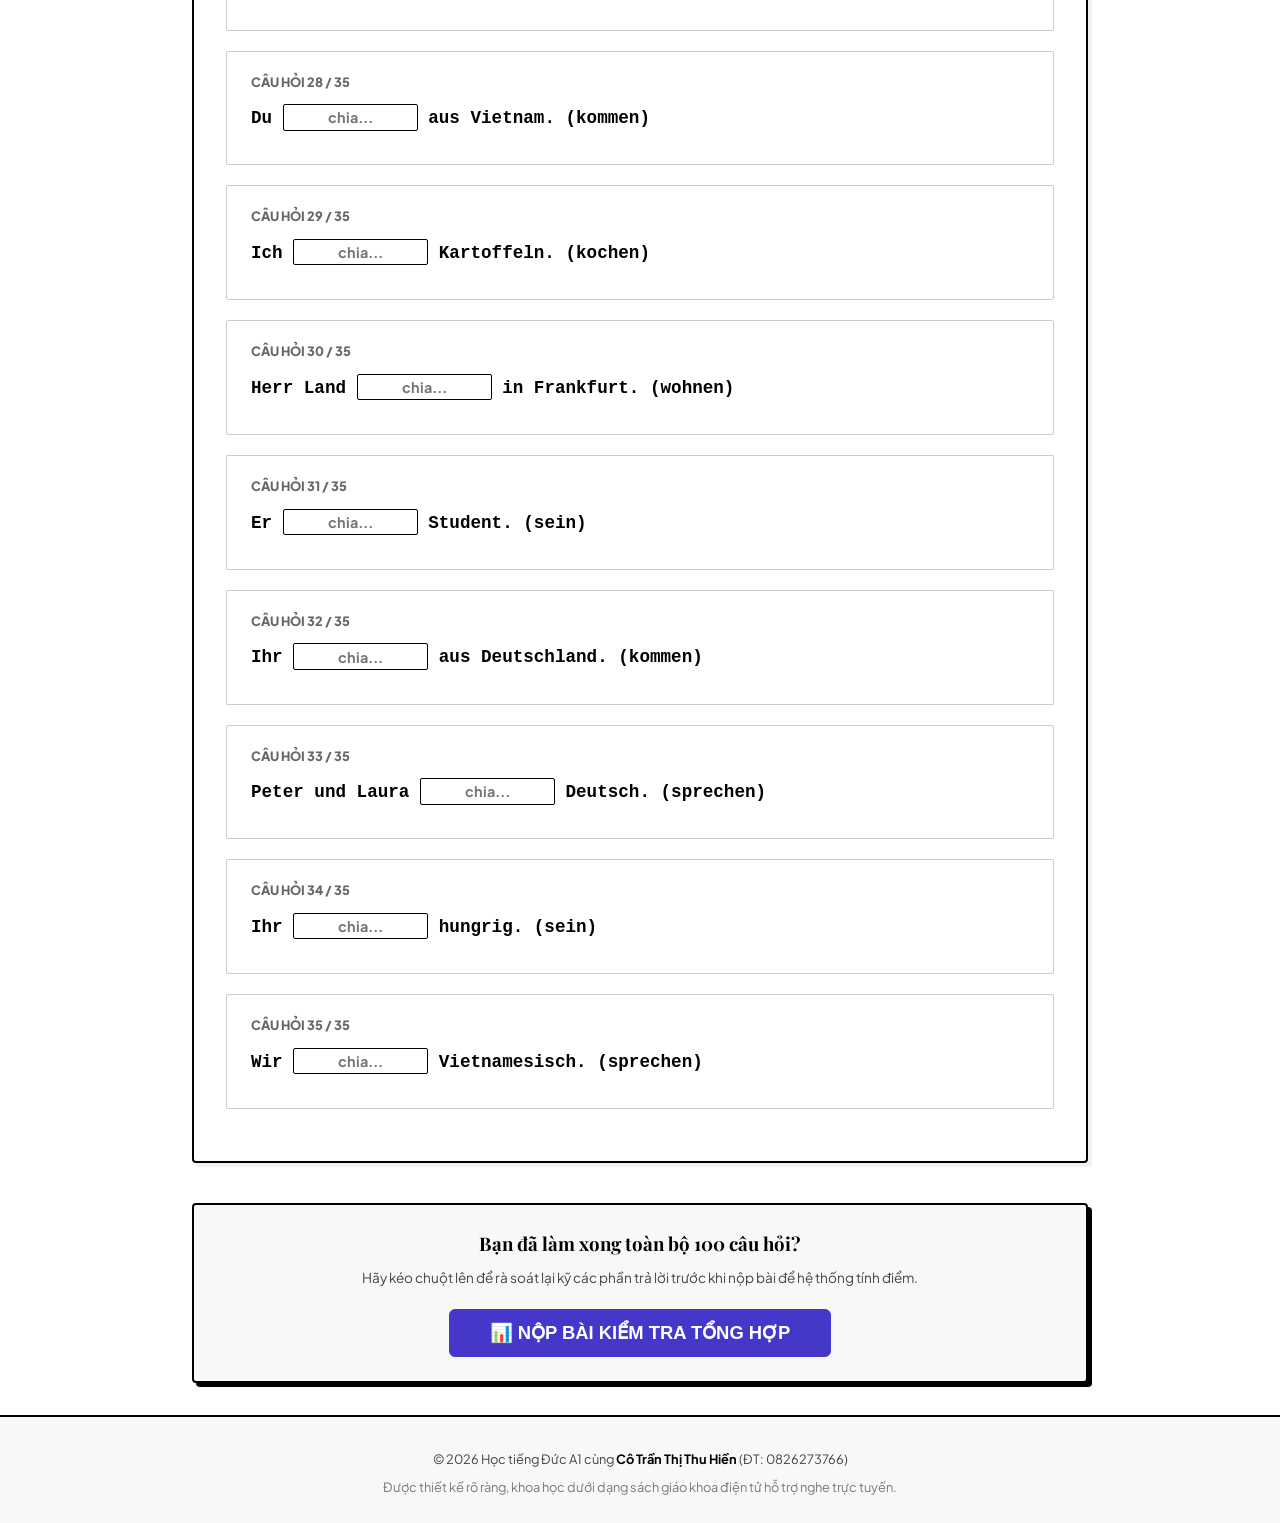
<file: quizbuoi4.html>
<!DOCTYPE html>
<html lang="vi">
<head>
  <meta charset="UTF-8">
  <meta name="viewport" content="width=device-width, initial-scale=1.0">
  <title>Deutsch A1 - Bài Kiểm Tra Tổng Hợp Buổi 1 & 2</title>
  <meta name="description" content="Bài kiểm tra tổng hợp 60 phút ôn tập tiếng Đức A1 Buổi 4 gồm 100 câu hỏi chi tiết về viết câu, từ để hỏi W-Fragen, số đếm 0-100 và chia động từ.">
  <link rel="stylesheet" href="style.css">
  <style>
    /* Custom CSS enhancements for Lesson 4 Test */
    .timer-container {
      background: #000000;
      color: #ffffff;
      padding: 0.75rem 1.25rem;
      border-radius: var(--radius-sm);
      display: flex;
      justify-content: space-between;
      align-items: center;
      margin-bottom: 1.5rem;
      font-family: monospace;
      font-size: 1.1rem;
      border: 1px solid #333;
      position: sticky;
      top: 0;
      z-index: 100;
    }
    .timer-time {
      font-weight: 700;
      font-size: 1.3rem;
      color: #ff4444;
      animation: pulse 1s infinite alternate;
    }
    @keyframes pulse {
      from { opacity: 0.8; }
      to { opacity: 1; }
    }
    
    .exercise-block {
      background: var(--bg-page);
      border: 2px solid #000000;
      padding: 2rem;
      border-radius: var(--radius-md);
      margin-bottom: 2.5rem;
      box-shadow: 4px 4px 0px rgba(0,0,0,0.05);
    }
    .exercise-header-title {
      font-family: var(--font-serif);
      font-size: 1.5rem;
      font-weight: 800;
      border-bottom: 2px solid #000;
      padding-bottom: 0.5rem;
      margin-bottom: 0.5rem;
      display: flex;
      align-items: center;
      gap: 0.5rem;
    }
    .exercise-header-title svg {
      width: 24px;
      height: 24px;
    }

    .question-card {
      background: var(--bg-page);
      border: 1px solid #cccccc;
      padding: 1.25rem 1.5rem;
      margin-bottom: 1.25rem;
      border-radius: var(--radius-sm);
      position: relative;
      transition: border-color 0.2s ease;
    }
    .question-card:hover {
      border-color: #000000;
    }
    .question-number {
      font-weight: 800;
      font-size: 0.8rem;
      text-transform: uppercase;
      color: var(--text-light);
      margin-bottom: 0.5rem;
      border-bottom: 1px solid var(--border-light);
      padding-bottom: 0.25rem;
    }
    .question-prompt {
      font-size: 1.05rem;
      font-weight: 700;
      margin-bottom: 0.75rem;
    }
    .question-instruction {
      font-size: 0.8rem;
      color: var(--text-muted);
      margin-bottom: 0.5rem;
      font-style: italic;
    }

    .cue-box {
      background: var(--bg-highlight);
      border: 1px dashed #666;
      padding: 0.5rem 0.75rem;
      font-size: 0.95rem;
      font-family: monospace;
      margin-bottom: 0.75rem;
    }

    /* Result summary card */
    .results-summary-card {
      border: 3px double #000000;
      background: var(--success-bg);
      padding: 2rem;
      border-radius: var(--radius-md);
      margin-bottom: 2rem;
      display: none;
    }
    .results-title {
      font-family: var(--font-serif);
      font-size: 1.8rem;
      font-weight: 700;
      text-align: center;
      margin-bottom: 1rem;
      border-bottom: 2px solid #000;
      padding-bottom: 0.5rem;
    }
    .results-grid {
      display: grid;
      grid-template-columns: repeat(auto-fit, minmax(140px, 1fr));
      gap: 1rem;
      margin-bottom: 1.5rem;
      text-align: center;
    }
    .results-item {
      background: #ffffff;
      border: 1.5px solid #000000;
      padding: 1rem;
      border-radius: var(--radius-sm);
    }
    .results-label {
      font-size: 0.8rem;
      font-weight: 700;
      color: var(--text-muted);
      margin-bottom: 0.25rem;
    }
    .results-val {
      font-size: 1.5rem;
      font-weight: 800;
      font-family: monospace;
    }
    .results-score-total {
      font-size: 2.2rem;
      font-weight: 900;
      text-align: center;
      margin: 1rem 0;
      font-family: monospace;
      border: 2px solid #000;
      display: inline-block;
      padding: 0.25rem 2rem;
      background: #ffffff;
    }
    .results-feedback-msg {
      font-size: 1.1rem;
      text-align: center;
      font-weight: 700;
      font-style: italic;
      color: var(--text-main);
      margin-bottom: 1rem;
    }

    /* Validation states */
    .correct-answer-display {
      display: none;
      margin-top: 0.75rem;
      font-size: 0.9rem;
      padding: 0.5rem 0.75rem;
      background: var(--success-bg);
      border: var(--success-border);
      color: var(--success-text);
      border-radius: var(--radius-sm);
    }
    .wrong-answer-display {
      display: none;
      margin-top: 0.75rem;
      font-size: 0.9rem;
      padding: 0.5rem 0.75rem;
      background: var(--error-bg);
      border: var(--error-border);
      color: var(--error-text);
      border-radius: var(--radius-sm);
    }
    
    input.correct {
      border: 2px solid var(--success-text) !important;
      background: var(--success-bg) !important;
      color: var(--success-text) !important;
    }
    input.wrong {
      border: 2px solid var(--error-text) !important;
      background: var(--error-bg) !important;
      color: var(--error-text) !important;
    }
    select.correct {
      border: 2px solid var(--success-text) !important;
      background: var(--success-bg) !important;
    }
    select.wrong {
      border: 2px solid var(--error-text) !important;
      background: var(--error-bg) !important;
    }

    /* Submit section floating/bottom */
    .submit-section {
      background: var(--bg-highlight);
      border: 2px solid #000000;
      padding: 1.5rem;
      text-align: center;
      margin-top: 2rem;
      border-radius: var(--radius-md);
      box-shadow: 4px 4px 0px #000;
    }
  </style>
</head>
<body>

  <!-- HEADER -->
  <header>
    <div class="logo-area">
     
      <span class="logo-text">Deutsch A1</span>
    </div>
    <div class="controls-container">
      <select class="form-input" style="padding: 0.25rem 0.5rem; font-size: 0.8rem; font-weight: 700; border: 1.5px solid #000; border-radius: var(--radius-sm); cursor: pointer;" onchange="window.location.href=this.value">
        <option value="index.html">Buổi 1</option>
        <option value="buoi2.html">Buổi 2</option>
        <option value="buoi3.html">Buổi 3</option>
        <option value="buoi4.html" selected>Buổi 4</option>
      </select>
      <div class="tts-status" id="ttsStatus" title="Trạng thái giọng đọc phát âm chuẩn">
        <span class="tts-indicator"></span> Đang tải giọng đọc...
      </div>
    </div>
  </header>

  <!-- NAVIGATION TABS -->
  <nav class="nav-tabs">
    <a class="tab-btn" href="buoi4.html" style="text-decoration: none; display: inline-flex; align-items: center; gap: 0.5rem;">
      <svg xmlns="http://www.w3.org/2000/svg" width="16" height="16" fill="none" viewBox="0 0 24 24" stroke="currentColor" stroke-width="2">
        <path stroke-linecap="round" stroke-linejoin="round" d="M10 19l-7-7m0 0l7-7m-7 7h18" />
      </svg>
      Quay lại Buổi 4
    </a>
    <button class="tab-btn active">
      <svg xmlns="http://www.w3.org/2000/svg" width="16" height="16" fill="none" viewBox="0 0 24 24" stroke="currentColor" stroke-width="2">
        <path stroke-linecap="round" stroke-linejoin="round" d="M9 12l2 2 4-4m6 2a9 9 0 11-18 0 9 9 0 0118 0z" />
      </svg>
      Đang Kiểm Tra (100 Câu Hỏi)
    </button>
  </nav>

  <!-- MAIN AREA -->
  <main>
    
    <!-- RESULTS SUMMARY (Visible after submission) -->
    <div class="results-summary-card" id="resultsSummaryCard">
      <h3 class="results-title">📊 KẾT QUẢ BÀI KIỂM TRA TỔNG HỢP</h3>
      <div class="results-feedback-msg" id="resultsFeedbackMsg">Chúc mừng bạn đã hoàn thành bài kiểm tra!</div>
      <div style="text-align: center;">
        <span class="results-score-total" id="resultsTotalScore">0 / 100</span>
      </div>
      <div class="results-grid">
        <div class="results-item">
          <div class="results-label">Bài 1: Viết câu</div>
          <div class="results-val" id="scoreWriting">0 / 15</div>
        </div>
        <div class="results-item">
          <div class="results-label">Bài 2: Từ để hỏi</div>
          <div class="results-val" id="scoreQuestions">0 / 20</div>
        </div>
        <div class="results-item">
          <div class="results-label">Bài 3: Số đếm &amp; Nghe</div>
          <div class="results-val" id="scoreNumbers">0 / 30</div>
        </div>
        <div class="results-item">
          <div class="results-label">Bài 4: Chia động từ</div>
          <div class="results-val" id="scoreVerbs">0 / 35</div>
        </div>
      </div>
      <div style="display: flex; justify-content: center; gap: 1rem; margin-top: 1rem;">
        <button class="btn-secondary" id="restartTestBtn">Làm lại bài thi</button>
        <a href="buoi4.html" class="btn-primary" style="text-decoration: none;">Về Bài Học Buổi 4</a>
      </div>
    </div>

    <!-- EXAM AREA -->
    <div id="testTab" class="tab-content active">
      
      <!-- TIMER & PROGRESS HEADER (Visible on top when doing the test) -->
      <div class="timer-container" id="globalTimerContainer" style="display: flex; flex-direction: column; gap: 0.75rem; align-items: stretch;">
        <div style="display: flex; justify-content: space-between; align-items: center; width: 100%;">
          <div>⏱️ <strong>BÀI KIỂM TRA TỔNG HỢP (BUỔI 1 &amp; 2)</strong></div>
          <div>Thời gian còn lại: <span class="timer-time" id="countdownTimer">60:00</span></div>
        </div>
        <div style="border-top: 1px solid #333; padding-top: 0.5rem; display: flex; align-items: center; justify-content: space-between; gap: 1rem; width: 100%;">
          <div style="flex-grow: 1; height: 10px; background: #222; border-radius: 5px; overflow: hidden; border: 1px solid #444;">
            <div id="testProgressBar" style="height: 100%; width: 0%; background: #4338ca; transition: width 0.3s ease;"></div>
          </div>
          <span style="font-size: 0.8rem; font-family: monospace; white-space: nowrap;" id="testProgressText">Đã làm: 0/100 (0%)</span>
        </div>
      </div>

      <!-- EXERCISE 1 -->
      <div class="exercise-block">
        <div class="exercise-header-title">
          <svg xmlns="http://www.w3.org/2000/svg" fill="none" viewBox="0 0 24 24" stroke="currentColor" stroke-width="2">
            <path stroke-linecap="round" stroke-linejoin="round" d="M11 5H6a2 2 0 00-2 2v11a2 2 0 002 2h11a2 2 0 002-2v-5m-1.414-9.414a2 2 0 112.828 2.828L11.828 15H9v-2.828l8.586-8.586z" />
          </svg>
          Bài 1: Viết câu tiếng Đức hoàn chỉnh (15 câu - 15 điểm)
        </div>
        <p class="section-subtitle">Sử dụng các gợi ý từ vựng cho trước hoặc dịch các câu giao tiếp cơ bản sang tiếng Đức. Hãy lưu ý viết hoa đúng các danh từ và đại từ nhân xưng trang trọng (Sie).</p>
        
        <div id="writingQuestionsContainer">
          <!-- Injected via JavaScript -->
        </div>
      </div>

      <!-- EXERCISE 2 -->
      <div class="exercise-block">
        <div class="exercise-header-title">
          <svg xmlns="http://www.w3.org/2000/svg" fill="none" viewBox="0 0 24 24" stroke="currentColor" stroke-width="2">
            <path stroke-linecap="round" stroke-linejoin="round" d="M8.228 9c.549-1.165 2.03-2 3.772-2 2.21 0 4 1.343 4 3 0 1.4-1.278 2.575-3.006 2.907-.542.104-.994.54-.994 1.093m0 3h.01M21 12a9 9 0 11-18 0 9 9 0 0118 0z" />
          </svg>
          Bài 2: Sử dụng từ để hỏi W-Fragen phù hợp (20 câu - 20 điểm)
        </div>
        <p class="section-subtitle">Dựa trên câu trả lời cho trước, hãy điền từ để hỏi chính xác (Wie, Wo, Woher, Was, Wer, Welche) để hoàn thiện câu hỏi.</p>
        
        <div id="wFragenQuestionsContainer">
          <!-- Injected via JavaScript -->
        </div>
      </div>

      <!-- EXERCISE 3 -->
      <div class="exercise-block">
        <div class="exercise-header-title">
          <svg xmlns="http://www.w3.org/2000/svg" fill="none" viewBox="0 0 24 24" stroke="currentColor" stroke-width="2">
            <path stroke-linecap="round" stroke-linejoin="round" d="M7 20l4-16m2 16l4-16M6 9h14M4 15h14" />
          </svg>
          Bài 3: Nhận biết số đếm &amp; Luyện nghe số (30 câu - 30 điểm)
        </div>
        <p class="section-subtitle">Phần thi gồm hai phần: đọc hiểu chữ viết số đếm và nghe ghi lại số chính xác (từ 0 đến 100).</p>

        <h3 style="margin-bottom: 1rem; border-bottom: 1.5px solid #000; padding-bottom: 0.25rem; font-family: var(--font-serif);">Phần A: Điền chữ số cho từ vựng (15 câu)</h3>
        <div id="numbersReadingContainer" style="display: grid; grid-template-columns: repeat(auto-fit, minmax(260px, 1fr)); gap: 1rem; margin-bottom: 2rem;">
          <!-- Injected via JavaScript -->
        </div>

        <h3 style="margin-bottom: 1rem; border-bottom: 1.5px solid #000; padding-bottom: 0.25rem; font-family: var(--font-serif);">Phần B: Nghe phát âm và điền số tương ứng (15 câu)</h3>
        <p class="exercise-desc">Nhấp vào nút loa 🔊 ở từng câu để nghe số tiếng Đức được đọc, sau đó điền chữ số tương ứng (ví dụ: gõ "25" thay vì "fünfundzwanzig").</p>
        <div id="numbersListeningContainer" style="display: grid; grid-template-columns: repeat(auto-fit, minmax(260px, 1fr)); gap: 1rem; margin-bottom: 1rem;">
          <!-- Injected via JavaScript -->
        </div>
      </div>

      <!-- EXERCISE 4 -->
      <div class="exercise-block">
        <div class="exercise-header-title">
          <svg xmlns="http://www.w3.org/2000/svg" fill="none" viewBox="0 0 24 24" stroke="currentColor" stroke-width="2">
            <path stroke-linecap="round" stroke-linejoin="round" d="M8 7h12m0 0l-4-4m4 4l-4 4m0 6H4m0 0l4 4m-4-4l4-4" />
          </svg>
          Bài 4: Chia động từ A1 cơ bản &amp; nâng cao (35 câu - 35 điểm)
        </div>
        <p class="section-subtitle">Chia các động từ trong ngoặc theo đúng ngôi đại từ nhân xưng tương ứng trong câu.</p>
        
        <div id="verbsQuestionsContainer">
          <!-- Injected via JavaScript -->
        </div>
      </div>

      <!-- SUBMIT TEST SECTION -->
      <div class="submit-section" id="submitSection">
        <h3 style="margin-bottom: 0.5rem; font-family: var(--font-serif);">Bạn đã làm xong toàn bộ 100 câu hỏi?</h3>
        <p style="font-size: 0.85rem; color: var(--text-muted); margin-bottom: 1.25rem;">Hãy kéo chuột lên để rà soát lại kỹ các phần trả lời trước khi nộp bài để hệ thống tính điểm.</p>
        <button class="btn-primary" id="submitTestBtn" style="margin: 0 auto; padding: 0.75rem 2.5rem; font-size: 1.15rem; font-weight: 800;">
          📊 NỘP BÀI KIỂM TRA TỔNG HỢP
        </button>
      </div>

    </div>

  </main>

  <!-- FOOTER -->
  <footer>
    <p>© 2026 Học tiếng Đức A1 cùng <strong>Cô Trần Thị Thu Hiền</strong> (ĐT: 0826273766)</p>
    <p style="margin-top: 0.5rem; font-size: 0.8rem; opacity: 0.7;">Được thiết kế rõ ràng, khoa học dưới dạng sách giáo khoa điện tử hỗ trợ nghe trực tuyến.</p>
  </footer>

  <script src="app4_quiz.js"></script>
</body>
</html>
</file>
<file: style.css>
/* Minimalist Book-style CSS (Black & White) */
@import url('https://fonts.googleapis.com/css2?family=Plus+Jakarta+Sans:wght@300;400;500;600;700;800&family=Playfair+Display:ital,wght@0,600;0,700;1,400;1,700&display=swap');

:root {
  --font-main: 'Plus Jakarta Sans', sans-serif;
  --font-serif: 'Playfair Display', Georgia, serif;
  
  /* Book Colors - Pure Black & White style */
  --bg-page: #ffffff;
  --bg-box: #ffffff;
  --bg-highlight: #f8f8f8;
  --bg-hover: #f0f0f0;
  
  --border-thick: 2px solid #000000;
  --border-thin: 1px solid #111111;
  --border-light: 1px solid #dddddd;
  
  --text-main: #000000;
  --text-muted: #444444;
  --text-light: #666666;
  
  /* Accent colors only used for clean system states (correct/wrong) */
  --success-bg: #f3faf5;
  --success-border: 1.5px solid #137333;
  --success-text: #137333;
  
  --error-bg: #fdf5f5;
  --error-border: 1.5px solid #c5221f;
  --error-text: #c5221f;
  
  --radius-sm: 2px;
  --radius-md: 4px;
  --radius-lg: 6px;
  
  --transition: all 0.15s ease-in-out;
}

/* Base resets */
* {
  box-sizing: border-box;
  margin: 0;
  padding: 0;
}

body {
  font-family: var(--font-main);
  background-color: var(--bg-page);
  color: var(--text-main);
  min-height: 100vh;
  display: flex;
  flex-direction: column;
  line-height: 1.6;
}

/* Scrollbar */
::-webkit-scrollbar {
  width: 8px;
  height: 8px;
}
::-webkit-scrollbar-track {
  background: var(--bg-page);
}
::-webkit-scrollbar-thumb {
  background: #cccccc;
  border-radius: 4px;
}
::-webkit-scrollbar-thumb:hover {
  background: #333333;
}

/* Hide background decorative gradients */
.decor-gradient {
  display: none !important;
}

/* Header */
header {
  background: var(--bg-page);
  border-bottom: 2px solid #000000;
  padding: 1.25rem 2rem;
  display: flex;
  justify-content: space-between;
  align-items: center;
}

.logo-container {
  display: flex;
  align-items: center;
  gap: 0.75rem;
}

.flag-logo {
  display: flex;
  flex-direction: column;
  width: 28px;
  height: 16px;
  border: 1px solid #000000;
}
.flag-stripe {
  flex: 1;
}
.stripe-black { background-color: #000000; }
.stripe-red { background-color: #777777; }
.stripe-gold { background-color: #dddddd; }

.logo-text {
  font-family: var(--font-serif);
  font-weight: 700;
  font-size: 1.4rem;
  color: var(--text-main);
  letter-spacing: -0.5px;
}

.controls-container {
  display: flex;
  align-items: center;
  gap: 1rem;
}

.tts-status {
  font-size: 0.8rem;
  font-weight: 600;
  color: var(--text-muted);
  display: flex;
  align-items: center;
  gap: 0.4rem;
  background: var(--bg-highlight);
  padding: 0.3rem 0.6rem;
  border: var(--border-thin);
  border-radius: var(--radius-sm);
}
.tts-indicator {
  width: 6px;
  height: 6px;
  border-radius: 50%;
  background-color: #000000;
  display: inline-block;
}

/* Textbook Tabs Layout */
.nav-tabs {
  display: flex;
  overflow-x: auto;
  gap: 0.25rem;
  padding: 0.5rem 2rem;
  background: var(--bg-highlight);
  border-bottom: 1px solid #000000;
  scrollbar-width: none;
}
.nav-tabs::-webkit-scrollbar {
  display: none;
}

.tab-btn {
  background: transparent;
  border: 1px solid transparent;
  color: var(--text-muted);
  padding: 0.5rem 1rem;
  font-family: var(--font-main);
  font-weight: 600;
  font-size: 0.85rem;
  cursor: pointer;
  border-radius: var(--radius-sm) var(--radius-sm) 0 0;
  white-space: nowrap;
  transition: var(--transition);
  display: flex;
  align-items: center;
  gap: 0.4rem;
  text-decoration: none;
}
.tab-btn:hover {
  color: var(--text-main);
  background: var(--bg-hover);
}
.tab-btn.active {
  color: #4338ca;
  background: var(--bg-page);
  border-top: 3px solid #4338ca;
  border-left: 1px solid #ddd;
  border-right: 1px solid #ddd;
  border-bottom: 2px solid var(--bg-page); /* Merge with the active page content block */
  font-weight: 700;
  margin-bottom: -2px; /* Pull down slightly to cover the nav border line */
  z-index: 2;
}

/* Main content */
main {
  flex: 1;
  max-width: 960px;
  width: 100%;
  margin: 0 auto;
  padding: 2rem;
}

.tab-content {
  display: none;
  animation: none; /* simple display transition */
}
.tab-content.active {
  display: block;
}

/* Book Sections styling */
.section-title {
  font-family: var(--font-serif);
  font-size: 1.8rem;
  font-weight: 700;
  margin-top: 0.5rem;
  margin-bottom: 0.5rem;
  border-bottom: 2px solid #000000;
  padding-bottom: 0.4rem;
  display: flex;
  align-items: center;
  gap: 0.5rem;
  color: var(--text-main);
}
.section-title svg {
  width: 20px;
  height: 20px;
}
.section-subtitle {
  color: var(--text-muted);
  margin-bottom: 1.75rem;
  font-size: 0.95rem;
  font-style: italic;
}

/* Dashboard / Summary Layout */
.dashboard-grid {
  display: grid;
  grid-template-columns: 1.7fr 1.3fr;
  gap: 2rem;
}
@media (max-width: 768px) {
  .dashboard-grid {
    grid-template-columns: 1fr;
    gap: 1.5rem;
  }
}

.welcome-card {
  background: var(--bg-page);
  border: 2px solid #000000;
  border-radius: 8px;
  padding: 2rem;
  box-shadow: 0 4px 20px rgba(0,0,0,0.06);
}
.welcome-card h1 {
  font-family: var(--font-serif);
  font-size: 2.2rem;
  margin-bottom: 1rem;
}
.welcome-card h1 span {
  border-bottom: 2px double #4338ca;
}
.welcome-card p {
  font-size: 0.95rem;
  margin-bottom: 1.5rem;
  line-height: 1.6;
}

.welcome-buttons {
  display: flex;
  gap: 0.75rem;
  flex-wrap: wrap;
}

.btn-primary {
  background: #4338ca;
  color: #ffffff;
  border: 1.5px solid #4338ca;
  padding: 0.6rem 1.25rem;
  font-weight: 700;
  font-size: 0.85rem;
  cursor: pointer;
  border-radius: 6px;
  display: flex;
  align-items: center;
  gap: 0.4rem;
  transition: all 0.2s ease;
  text-decoration: none;
}
.btn-primary:hover {
  background: #3730a3;
  color: #ffffff;
  transform: translateY(-1px);
  box-shadow: 0 4px 12px rgba(67,56,202,0.3);
}
.btn-primary:active {
  transform: translateY(0);
  box-shadow: none;
}

.btn-secondary {
  background: transparent;
  color: #000000;
  border: 1.5px solid #000000;
  padding: 0.6rem 1.25rem;
  font-weight: 700;
  font-size: 0.85rem;
  cursor: pointer;
  border-radius: 6px;
  transition: all 0.2s ease;
  text-decoration: none;
}
.btn-secondary:hover {
  background: var(--bg-hover);
}

.progress-card {
  background: var(--bg-page);
  border: 2px solid #000000;
  border-radius: 8px;
  padding: 1.75rem;
  display: flex;
  flex-direction: column;
  justify-content: space-between;
  box-shadow: 0 4px 20px rgba(0,0,0,0.06);
}
.progress-card h2 {
  font-family: var(--font-serif);
  font-size: 1.35rem;
  margin-bottom: 1rem;
  border-bottom: 1px solid #000000;
  padding-bottom: 0.25rem;
}
.progress-stats {
  display: flex;
  flex-direction: column;
  gap: 0.75rem;
}
.stat-row {
  display: flex;
  justify-content: space-between;
  align-items: center;
}
.stat-label {
  color: var(--text-muted);
  font-size: 0.85rem;
}
.stat-value {
  font-weight: 700;
  font-size: 0.9rem;
}
.progress-bar-outer {
  background: var(--bg-highlight);
  height: 8px;
  border: 1.5px solid #000000;
  border-radius: var(--radius-sm);
  overflow: hidden;
  margin-top: 0.5rem;
}
.progress-bar-inner {
  height: 100%;
  background: linear-gradient(90deg, #4338ca, #6366f1);
  width: 0%;
  transition: width 0.8s cubic-bezier(0.4, 0, 0.2, 1);
  border-radius: inherit;
}

/* SECTION 1: ALPHABET */
.alphabet-grid {
  display: grid;
  grid-template-columns: repeat(auto-fill, minmax(135px, 1fr));
  gap: 0.6rem;
  margin-bottom: 1.5rem;
}

.letter-card {
  background: var(--bg-page);
  border: 1.5px solid #000000;
  border-radius: 6px;
  padding: 1rem 0.25rem;
  display: flex;
  flex-direction: column;
  align-items: center;
  cursor: pointer;
  position: relative;
  transition: all 0.2s ease;
}
.letter-card:hover {
  background: var(--bg-hover);
  transform: translateY(-2px);
  box-shadow: 0 4px 12px rgba(0,0,0,0.08);
}
.letter-card:active {
  transform: translateY(0);
  box-shadow: none;
}
.letter-card .chars {
  font-family: var(--font-serif);
  font-size: 1.75rem;
  font-weight: 700;
  color: var(--text-main);
  margin-bottom: 0.25rem;
}
.letter-card .ipa {
  font-size: 0.8rem;
  color: var(--text-muted);
  font-family: monospace;
}
.letter-card .play-icon {
  position: absolute;
  right: 5px;
  top: 5px;
  color: var(--text-light);
  opacity: 0.5;
  transition: opacity 0.2s ease;
}
.letter-card:hover .play-icon {
  opacity: 1;
}
.letter-card svg {
  width: 10px;
  height: 10px;
}

/* Pronouns Table (Grammar style) */
.pronoun-section {
  margin-bottom: 2rem;
  background: var(--bg-highlight);
  border: 1.5px solid #000000;
  padding: 1.5rem;
  border-radius: var(--radius-sm);
}
.pronoun-section h3 {
  font-family: var(--font-serif);
  font-size: 1.25rem;
  margin-bottom: 0.75rem;
  border-bottom: 1.5px solid #000000;
  padding-bottom: 0.25rem;
}
.pronoun-table {
  width: 100%;
  border-collapse: collapse;
  margin-top: 0.5rem;
}
.pronoun-table th, .pronoun-table td {
  border: 1px solid #bbbbbb;
  padding: 0.5rem 0.75rem;
  text-align: left;
  font-size: 0.9rem;
}
.pronoun-table th {
  background: var(--bg-hover);
  font-weight: 700;
}
.pronoun-table td strong {
  font-family: var(--font-serif);
  font-size: 1.05rem;
}

/* SECTION 2: VERB CONJUGATION */
.conjugation-container {
  display: grid;
  grid-template-columns: 1fr 1fr;
  gap: 2rem;
}
@media (max-width: 768px) {
  .conjugation-container {
    grid-template-columns: 1fr;
    gap: 1.5rem;
  }
}

.verb-card {
  background: var(--bg-page);
  border: 1.5px solid #000000;
  border-radius: var(--radius-sm);
  padding: 1.5rem;
}

.verb-header {
  display: flex;
  justify-content: space-between;
  align-items: baseline;
  border-bottom: 2px solid #000000;
  padding-bottom: 0.5rem;
  margin-bottom: 1rem;
}
.verb-title {
  font-family: var(--font-serif);
  font-size: 1.4rem;
  font-weight: 700;
}
.verb-meaning {
  font-size: 0.85rem;
  color: var(--text-muted);
  font-style: italic;
}

.conjugation-list {
  display: flex;
  flex-direction: column;
}

.conjugation-row {
  display: grid;
  grid-template-columns: 1fr 1.5fr 0.2fr;
  align-items: center;
  padding: 0.6rem 0.75rem;
  border-bottom: 1px solid var(--border-light);
  cursor: pointer;
  transition: var(--transition);
}
.conjugation-row:last-child {
  border-bottom: none;
}
.conjugation-row:hover {
  background: var(--bg-hover);
}

.pronoun {
  font-size: 0.9rem;
  color: var(--text-muted);
}
.verb-form {
  font-weight: 700;
  font-size: 1rem;
  font-family: monospace;
}
.conjugation-row .row-play {
  justify-self: end;
  color: var(--text-light);
}
.conjugation-row svg {
  width: 12px;
  height: 12px;
}

/* SECTION 3: PHRASES & INTERACTIVE EXERCISE */
.phrases-tabs {
  display: flex;
  gap: 0.25rem;
  margin-bottom: 1.25rem;
  flex-wrap: wrap;
  border-bottom: 1px solid #000000;
  padding-bottom: 0.4rem;
}
.phrase-tab-btn {
  background: transparent;
  border: 1px solid #bbbbbb;
  color: var(--text-muted);
  padding: 0.35rem 0.75rem;
  border-radius: var(--radius-sm);
  cursor: pointer;
  font-size: 0.8rem;
  font-weight: 600;
  transition: var(--transition);
}
.phrase-tab-btn:hover {
  background: var(--bg-hover);
  color: var(--text-main);
}
.phrase-tab-btn.active {
  background: #000000;
  color: #ffffff;
  border-color: #000000;
}

.phrases-grid {
  display: grid;
  grid-template-columns: 1fr 1fr;
  gap: 0.75rem;
  margin-bottom: 2.5rem;
}
@media (max-width: 768px) {
  .phrases-grid {
    grid-template-columns: 1fr;
  }
}

.phrase-card {
  background: var(--bg-page);
  border: 1px solid #000000;
  border-radius: var(--radius-sm);
  padding: 1rem;
  display: flex;
  justify-content: space-between;
  align-items: center;
  cursor: pointer;
  transition: var(--transition);
}
.phrase-card:hover {
  background: var(--bg-hover);
}
.phrase-card.visited {
  border-color: #000000;
  border-width: 1.5px;
  background: var(--bg-highlight);
}
.phrase-info {
  display: flex;
  flex-direction: column;
}
.phrase-german {
  font-size: 1.05rem;
  font-weight: 700;
}
.phrase-vietnamese {
  font-size: 0.85rem;
  color: var(--text-muted);
}
.phrase-speak-btn {
  background: transparent;
  border: 1px solid #bbbbbb;
  color: var(--text-light);
  padding: 0.35rem;
  border-radius: var(--radius-sm);
  display: flex;
  align-items: center;
  justify-content: center;
  cursor: pointer;
}
.phrase-card:hover .phrase-speak-btn {
  border-color: #000000;
  color: #000000;
}
.phrase-speak-btn svg {
  width: 12px;
  height: 12px;
}

/* Aufgabe 1 Form (Textbook Fill-in Exercise) */
.exercise-container {
  background: var(--bg-page);
  border: 2px dashed #000000;
  padding: 2rem;
  border-radius: var(--radius-sm);
  margin-top: 2rem;
}
.exercise-title {
  font-family: var(--font-serif);
  font-size: 1.4rem;
  font-weight: 700;
  margin-bottom: 0.5rem;
  border-bottom: 1.5px solid #000000;
  padding-bottom: 0.25rem;
}
.exercise-desc {
  font-size: 0.85rem;
  color: var(--text-muted);
  margin-bottom: 1.25rem;
  font-style: italic;
}
.exercise-inputs-grid {
  display: grid;
  grid-template-columns: 1fr 1fr;
  gap: 1rem;
  margin-bottom: 1.5rem;
}
@media (max-width: 600px) {
  .exercise-inputs-grid {
    grid-template-columns: 1fr;
  }
}
.form-group {
  display: flex;
  flex-direction: column;
  gap: 0.35rem;
}
.form-label {
  font-size: 0.85rem;
  font-weight: 700;
}
.form-input {
  border: 1.5px solid #000000;
  padding: 0.5rem;
  font-size: 0.9rem;
  border-radius: var(--radius-sm);
  font-family: var(--font-main);
  background: var(--bg-page);
  color: var(--text-main);
}
.form-input:focus {
  background: var(--bg-highlight);
  outline: none;
}

.exercise-preview-box {
  background: var(--bg-highlight);
  border: 1px solid #000000;
  padding: 1.5rem;
  border-radius: var(--radius-sm);
  position: relative;
}
.exercise-preview-header {
  font-size: 0.8rem;
  font-weight: 700;
  text-transform: uppercase;
  letter-spacing: 0.5px;
  color: var(--text-light);
  margin-bottom: 0.5rem;
}
.exercise-preview-text {
  font-family: var(--font-serif);
  font-size: 1.2rem;
  line-height: 1.8;
  white-space: pre-line;
}
.exercise-preview-text span {
  border-bottom: 1.5px solid #4338ca;
  padding: 0 2px;
  font-weight: 700;
  display: inline;
}
.exercise-speak-btn {
  margin-top: 1rem;
}

/* SECTION 4: PRONUNCIATION */
.rules-container {
  display: grid;
  grid-template-columns: repeat(auto-fit, minmax(260px, 1fr));
  gap: 1.5rem;
}
@media (max-width: 768px) {
  .rules-container {
    grid-template-columns: 1fr;
    gap: 1.5rem;
  }
}

.rule-card {
  background: var(--bg-page);
  border: 1.5px solid #000000;
  border-radius: var(--radius-sm);
  padding: 1.5rem;
}
.rule-header {
  display: flex;
  justify-content: space-between;
  align-items: center;
  border-bottom: 2px solid #000000;
  padding-bottom: 0.4rem;
  margin-bottom: 0.75rem;
}
.rule-combo {
  font-family: var(--font-serif);
  font-size: 1.5rem;
  font-weight: 700;
}
.rule-sound {
  font-size: 0.85rem;
  background: var(--bg-highlight);
  border: 1px solid #111111;
  padding: 0.15rem 0.4rem;
  border-radius: var(--radius-sm);
  font-weight: 700;
}
.rule-description {
  font-size: 0.9rem;
  color: var(--text-muted);
  margin-bottom: 1rem;
}
.rule-examples {
  display: flex;
  flex-direction: column;
  gap: 0.4rem;
  border-top: 1px solid var(--border-light);
  padding-top: 0.75rem;
}
.rule-example-item {
  display: flex;
  justify-content: space-between;
  align-items: center;
  padding: 0.35rem 0.6rem;
  border: 1px solid #cccccc;
  border-radius: var(--radius-sm);
  cursor: pointer;
  transition: var(--transition);
}
.rule-example-item:hover {
  background: var(--bg-hover);
  border-color: #000000;
}
.example-word {
  font-weight: 700;
  font-size: 0.9rem;
}
.example-meaning {
  font-size: 0.8rem;
  color: var(--text-light);
}
.example-speak {
  color: var(--text-light);
}
.rule-example-item svg {
  width: 10px;
  height: 10px;
}

/* SECTION 5: QUIZ */
.quiz-container {
  max-width: 600px;
  margin: 0 auto;
  background: var(--bg-page);
  border: 2px solid #000000;
  border-radius: var(--radius-sm);
  padding: 2rem;
}

.quiz-header {
  display: flex;
  justify-content: space-between;
  align-items: center;
  margin-bottom: 1.5rem;
  border-bottom: 2px solid #000000;
  padding-bottom: 0.5rem;
}
.quiz-title {
  font-family: var(--font-serif);
  font-size: 1.3rem;
  font-weight: 700;
}
.quiz-progress-text {
  font-size: 0.85rem;
  font-family: monospace;
}

.quiz-question-box {
  margin-bottom: 1.5rem;
}
.quiz-question-text {
  font-size: 1.15rem;
  font-weight: 600;
  margin-bottom: 1.25rem;
}

.quiz-options {
  display: flex;
  flex-direction: column;
  gap: 0.5rem;
}

.option-btn {
  background: var(--bg-page);
  border: 1.5px solid #000000;
  color: var(--text-main);
  padding: 0.75rem 1rem;
  border-radius: var(--radius-sm);
  cursor: pointer;
  font-family: var(--font-main);
  font-size: 0.95rem;
  text-align: left;
  display: flex;
  justify-content: space-between;
  align-items: center;
  transition: transform 0.1s ease, box-shadow 0.1s ease, background-color 0.15s ease;
}
.option-btn:hover:not(:disabled) {
  background: var(--bg-hover);
  transform: translate(-2px, -2px);
  box-shadow: 2px 2px 0px #000000;
}
.option-btn:active:not(:disabled) {
  transform: translate(0, 0);
  box-shadow: none;
}

/* Simple high-contrast quiz colors */
.option-btn.correct {
  background: var(--success-bg) !important;
  border-color: var(--success-text) !important;
  color: var(--success-text) !important;
  font-weight: 700;
}
.option-btn.wrong {
  background: var(--error-bg) !important;
  border-color: var(--error-text) !important;
  color: var(--error-text) !important;
}

.quiz-feedback {
  margin-top: 1rem;
  padding: 1rem 1.25rem;
  border-radius: var(--radius-md);
  font-weight: 500;
  font-size: 0.9rem;
  line-height: 1.5;
  display: none;
}
.quiz-feedback.correct {
  display: block;
  background: var(--success-bg);
  border: var(--success-border);
  color: var(--success-text);
}
.quiz-feedback.wrong {
  display: block;
  background: var(--error-bg);
  border: var(--error-border);
  color: var(--error-text);
}

.quiz-actions {
  display: flex;
  justify-content: flex-end;
  margin-top: 1.25rem;
}

.quiz-result {
  text-align: center;
}
.result-score {
  font-family: var(--font-serif);
  font-size: 3.5rem;
  font-weight: 700;
  margin: 0.75rem 0;
}
.result-feedback-text {
  font-size: 1rem;
  margin-bottom: 1.5rem;
  color: var(--text-muted);
}

/* Footer styling */
footer {
  border-top: 2px solid #000000;
  background: var(--bg-highlight);
  padding: 2rem;
  text-align: center;
  font-size: 0.8rem;
  color: var(--text-muted);
}
footer strong {
  color: #000000;
}

/* Mobile optimizations */
@media (max-width: 600px) {
  header {
    padding: 1rem;
    flex-direction: column;
    gap: 0.75rem;
    align-items: flex-start;
  }
  .nav-tabs {
    padding: 0.5rem 1rem;
  }
  main {
    padding: 1rem;
  }
  .welcome-card {
    padding: 1.25rem;
  }
  .welcome-card h1 {
    font-size: 1.8rem;
  }
  .quiz-container {
    padding: 1.25rem 1rem;
  }
}
</file>
